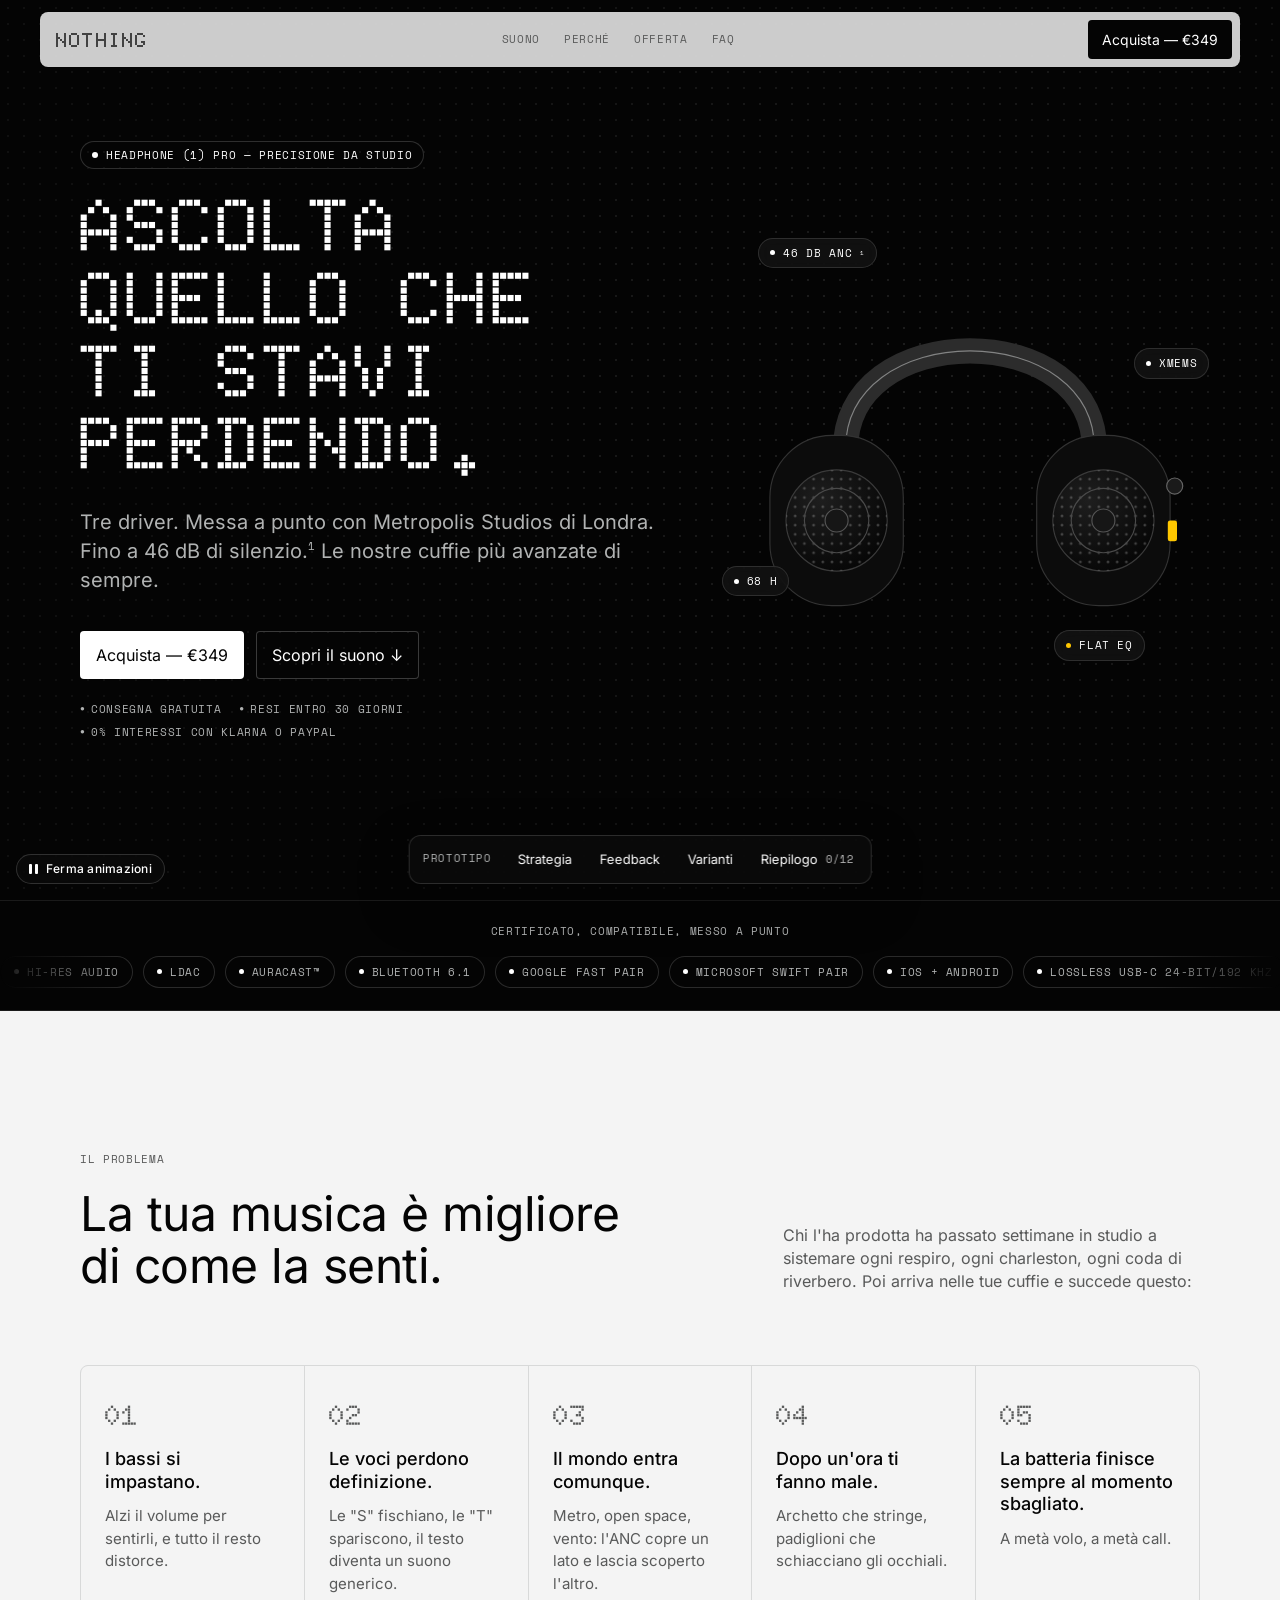
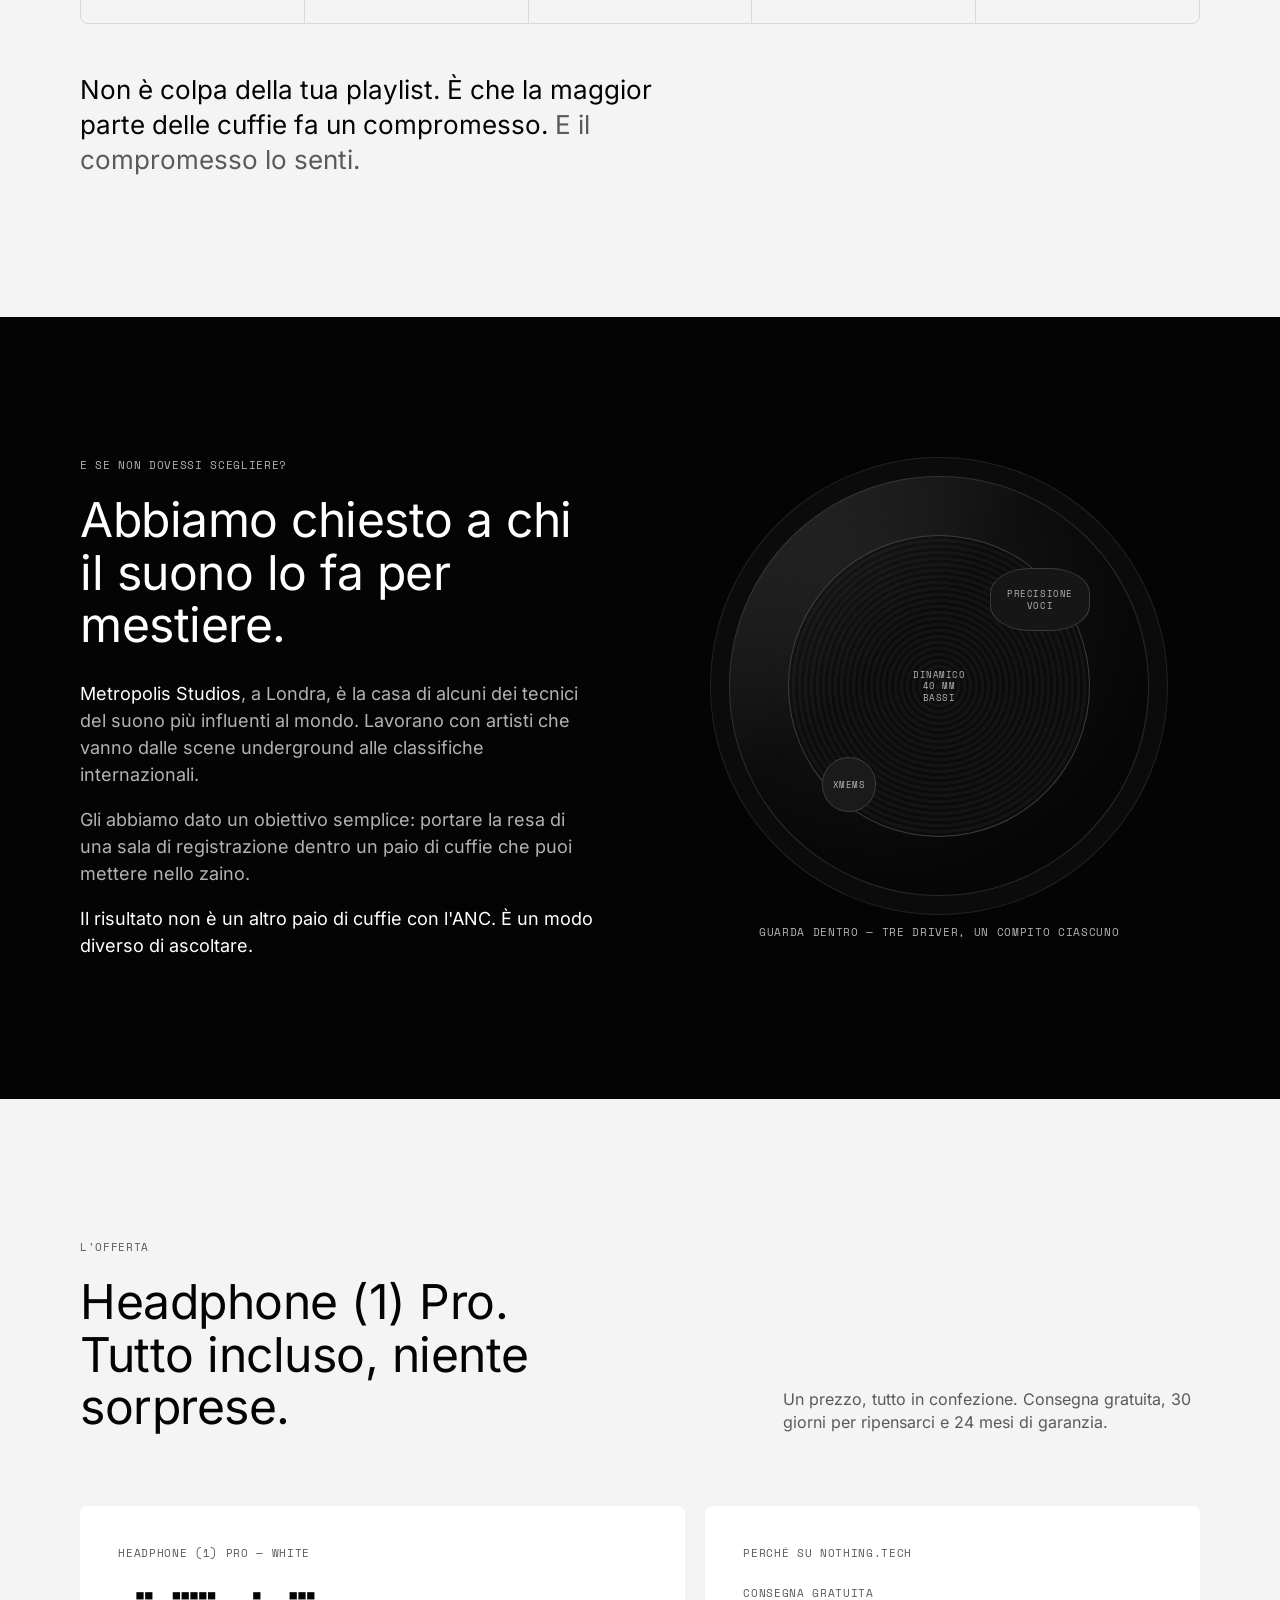
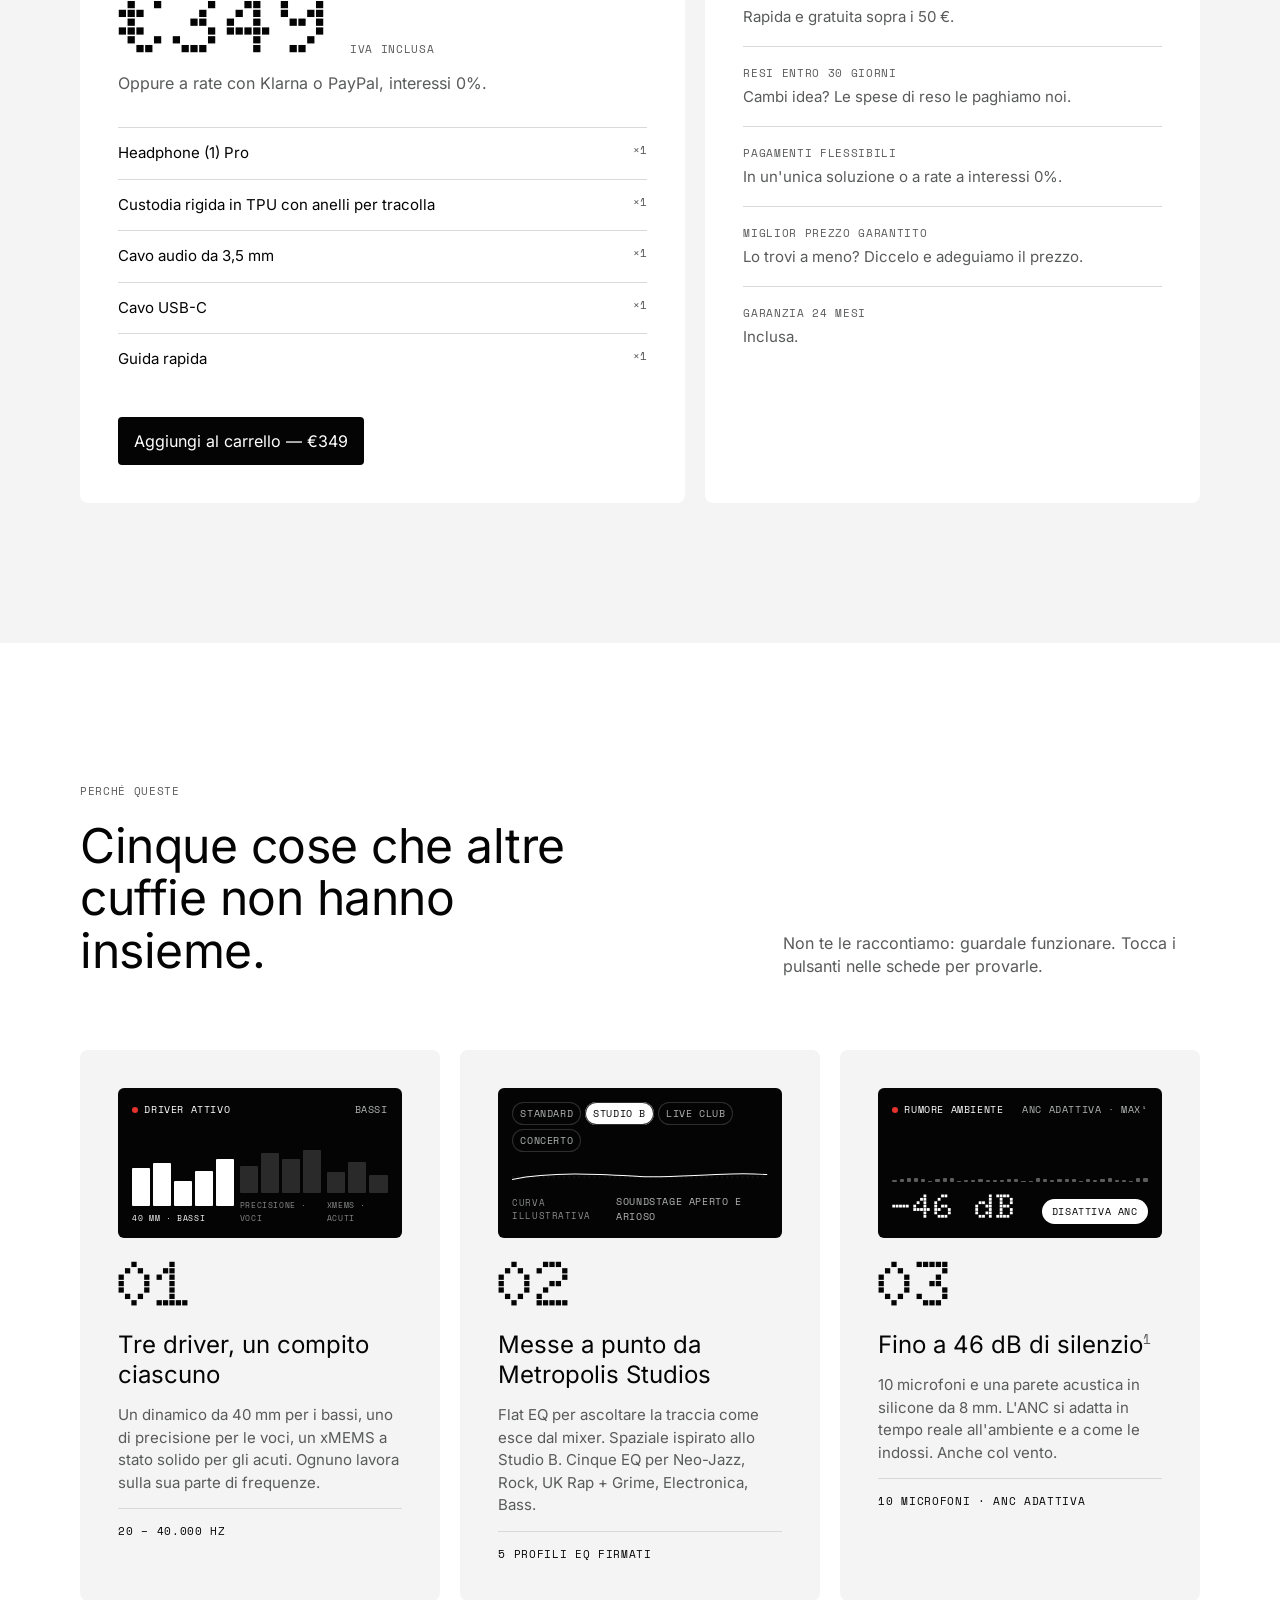
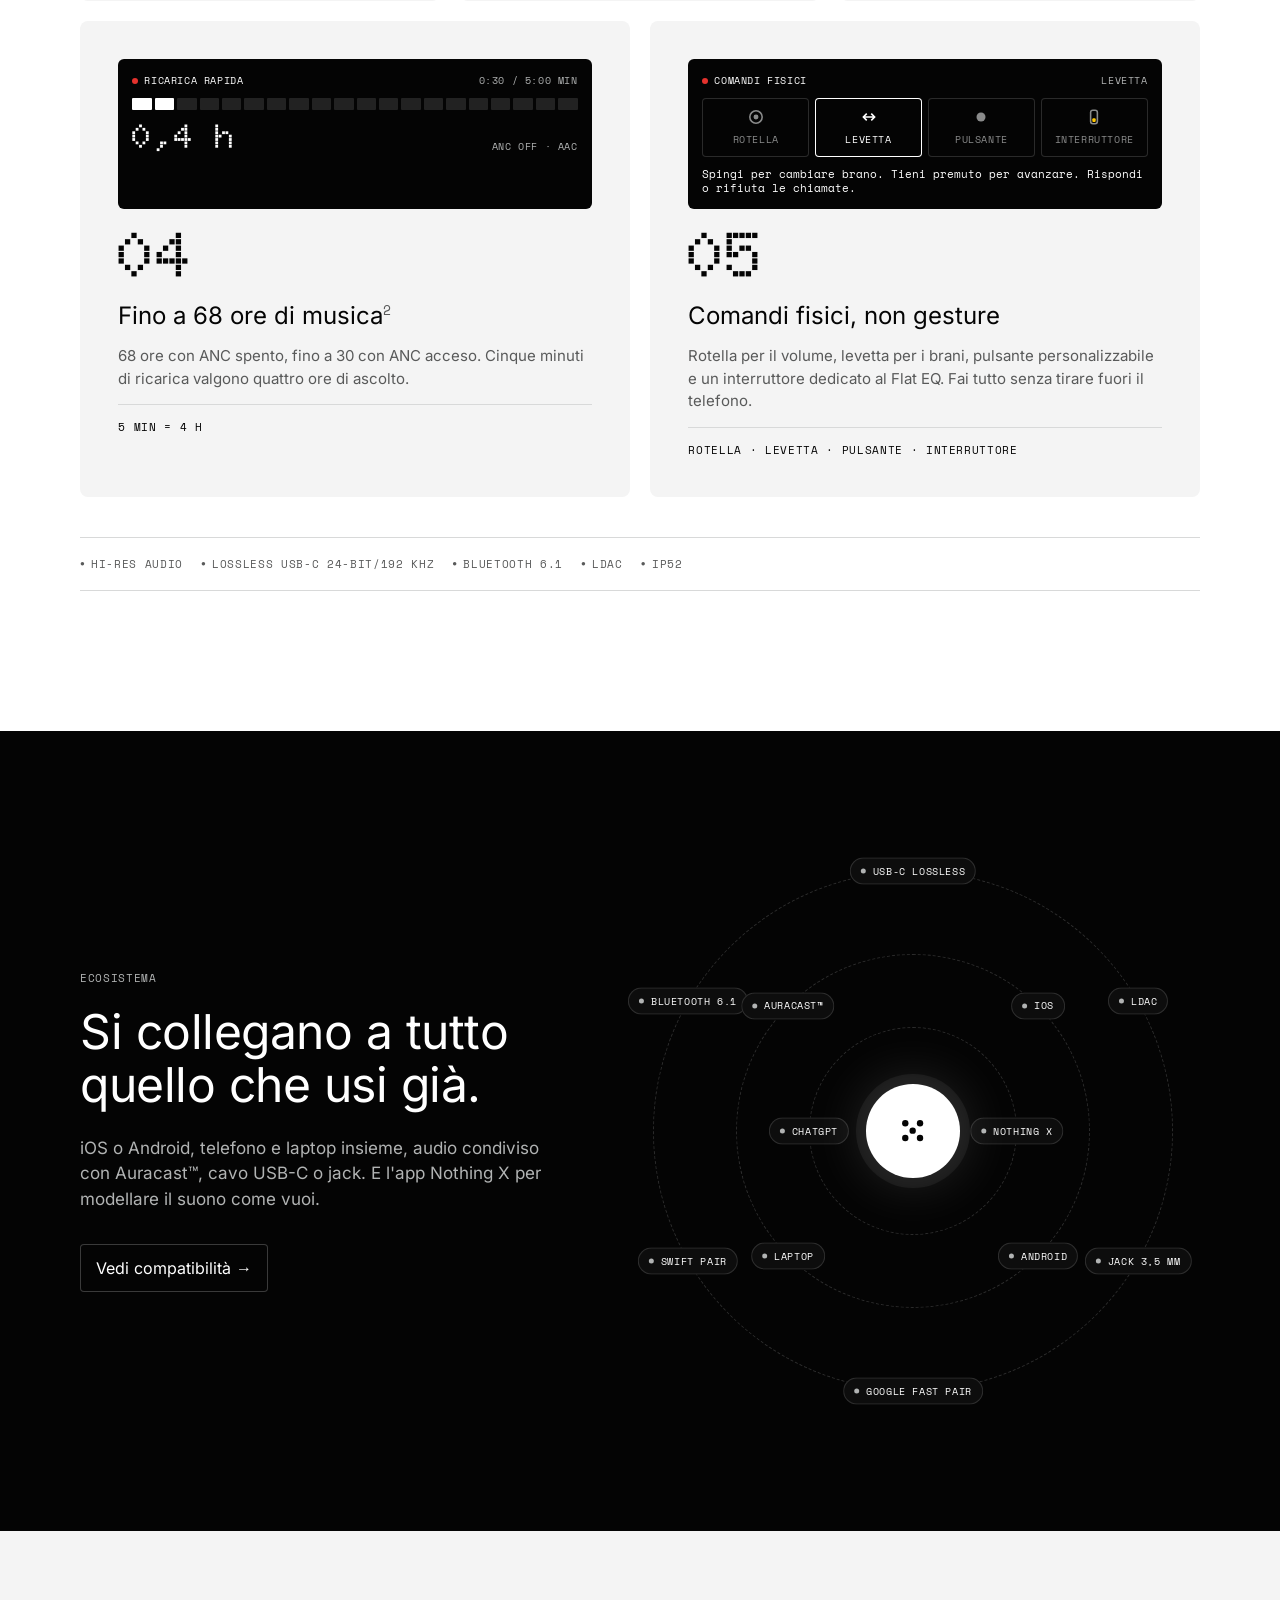
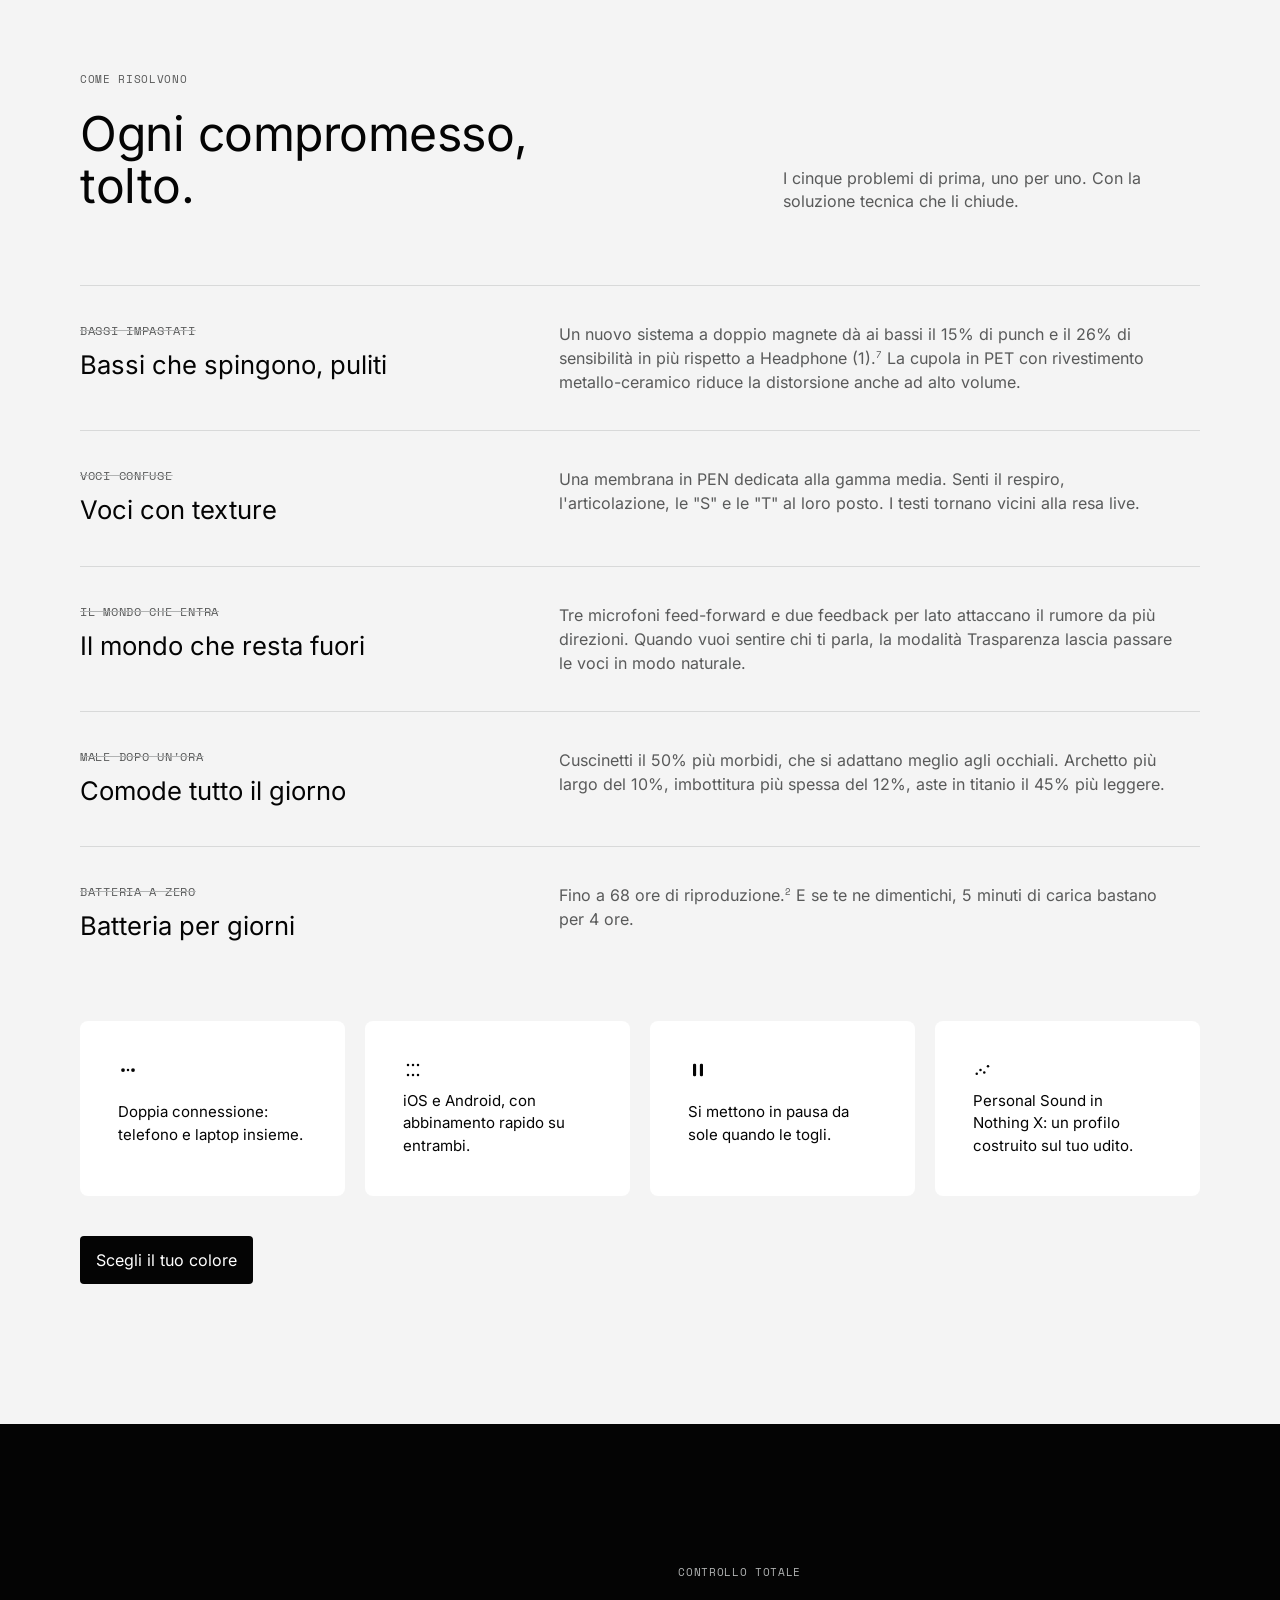
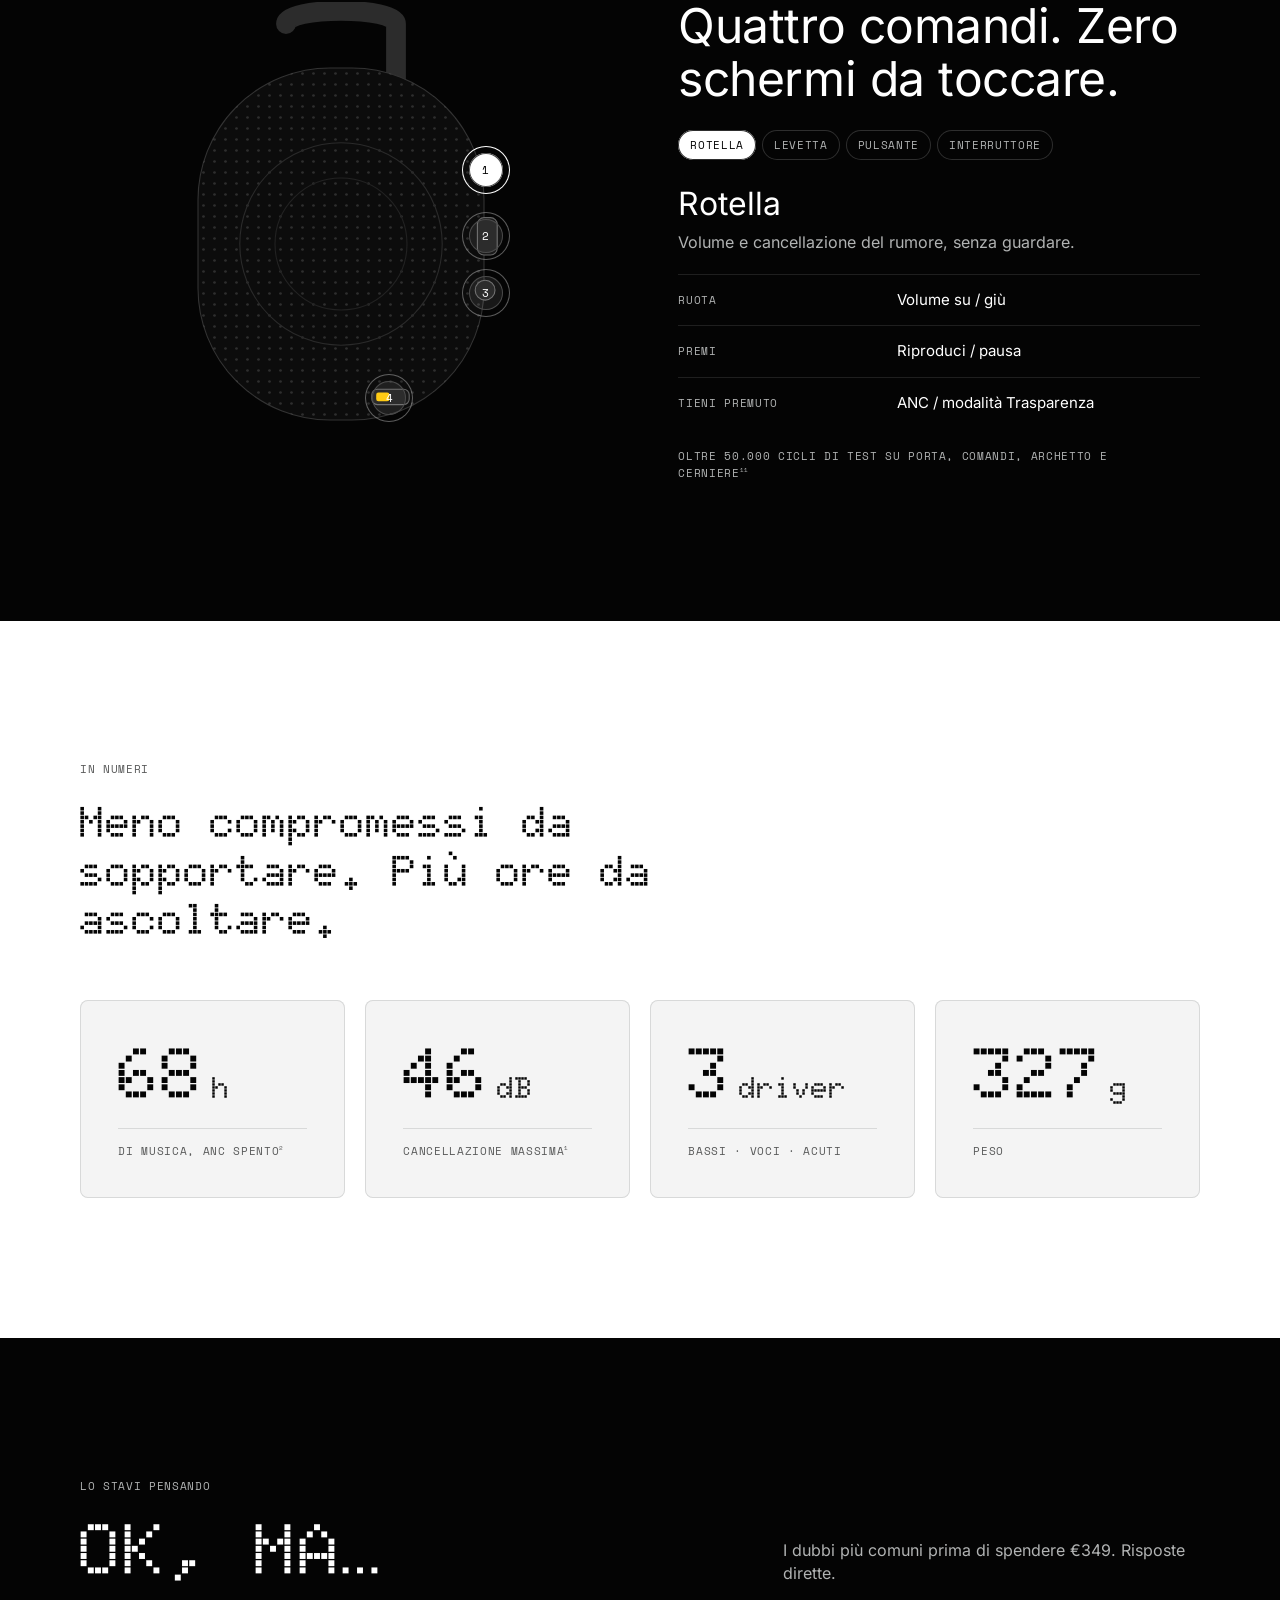
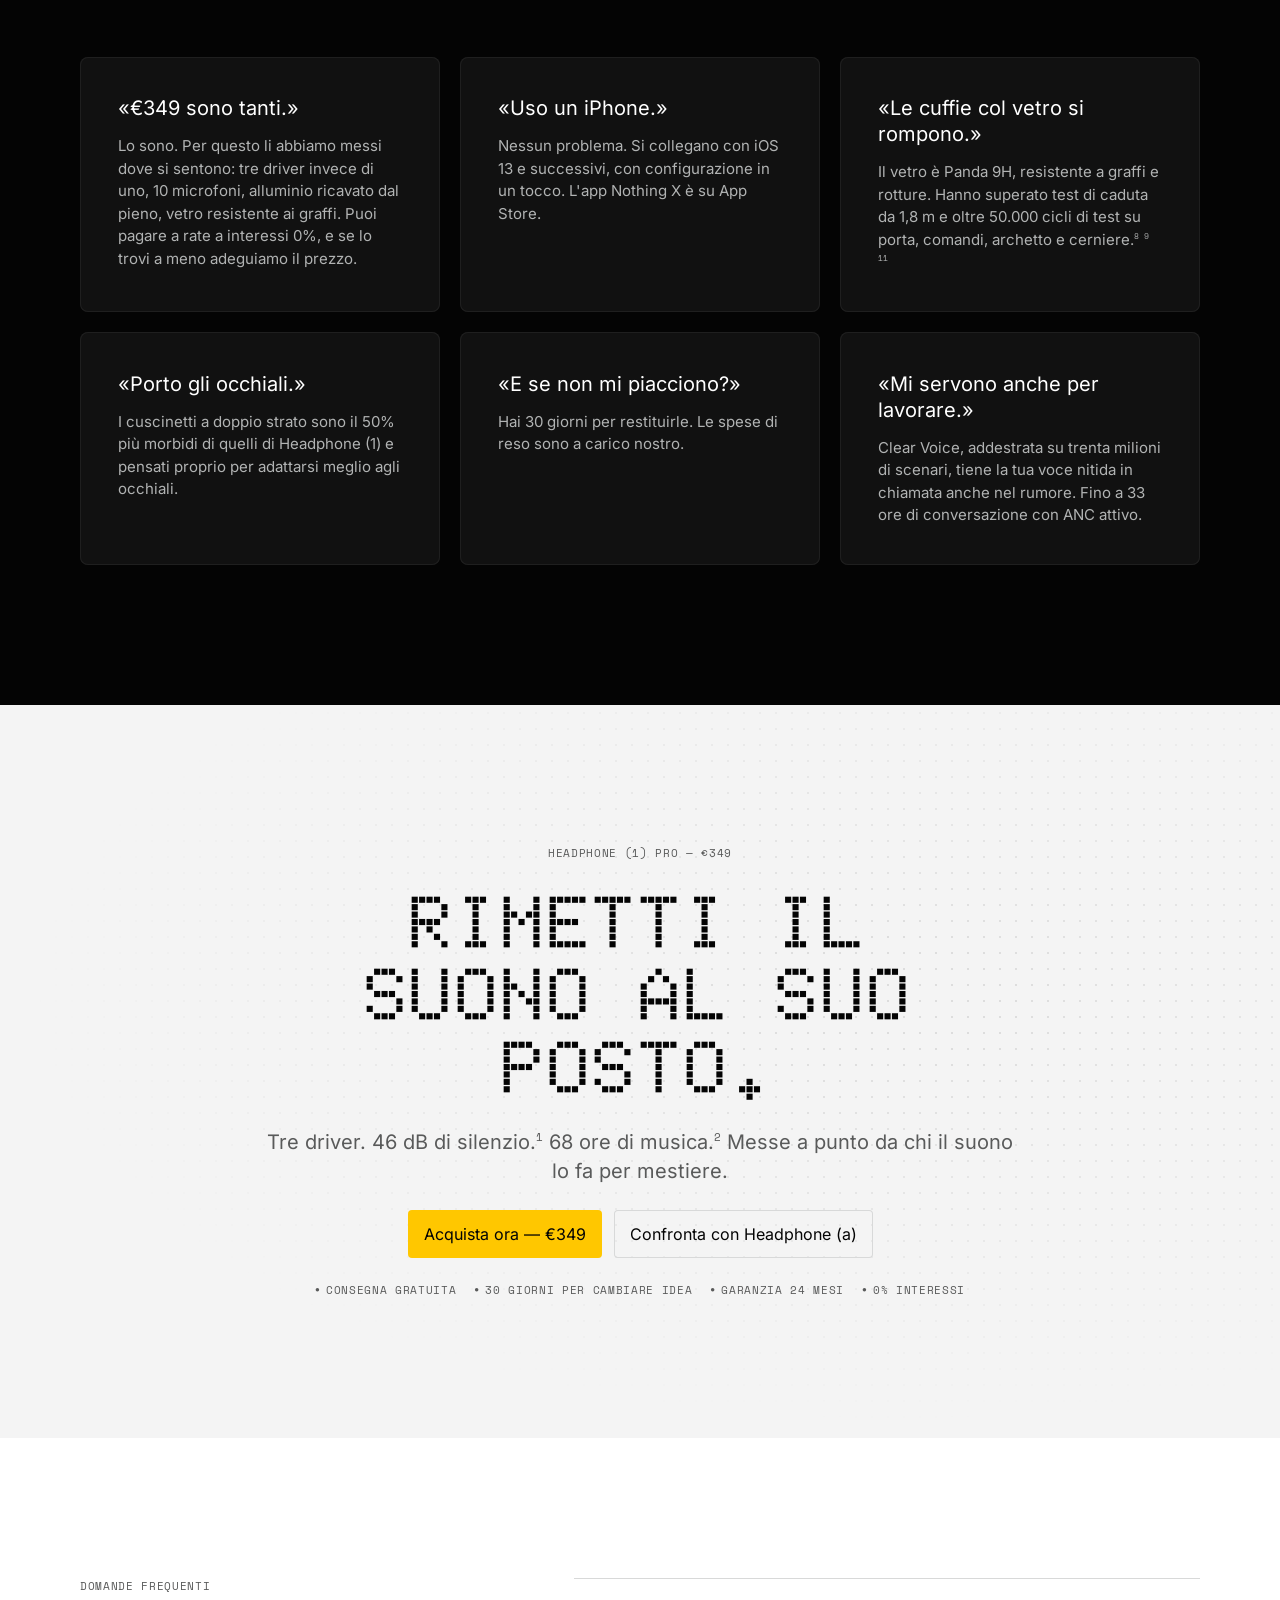
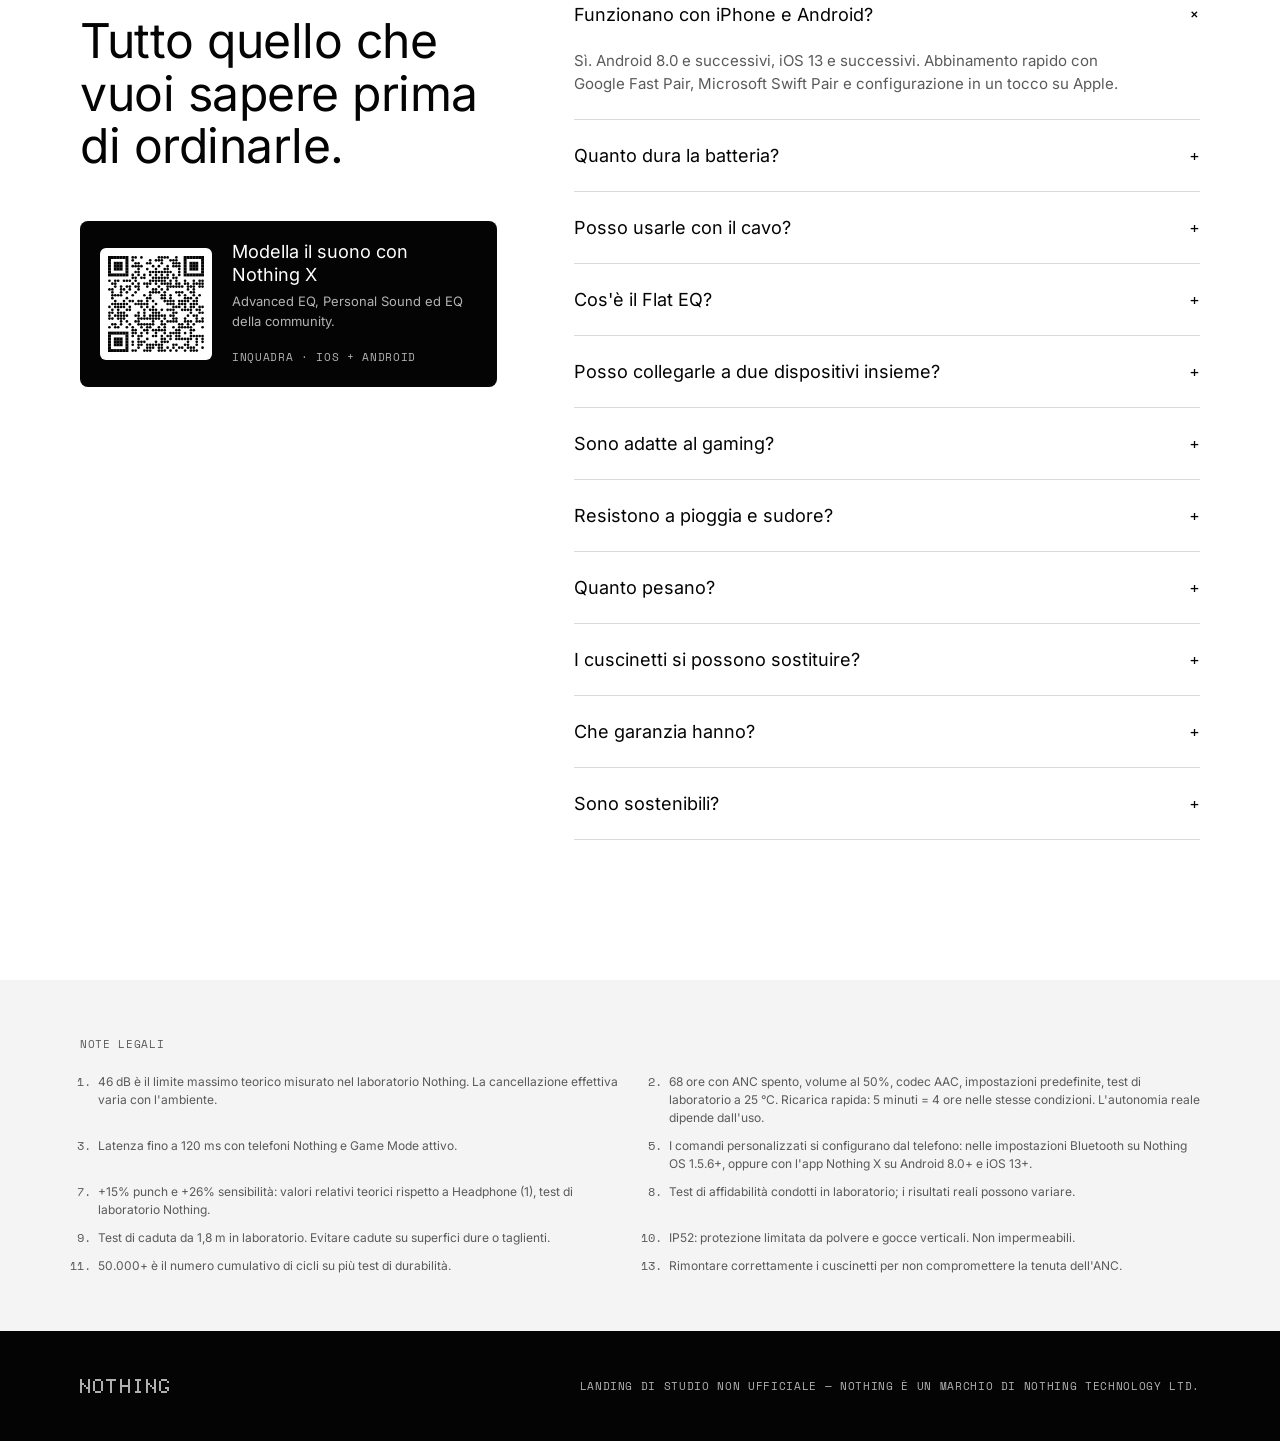
<file: index.html>
<!doctype html>
<html lang="it">
<head>
<meta charset="utf-8">
<meta name="viewport" content="width=device-width, initial-scale=1">
<title>Headphone (1) Pro — Landing</title>
<meta name="description" content="Tre driver. Messa a punto con Metropolis Studios. Fino a 46 dB di silenzio.">
<meta name="theme-color" content="#F4F4F4">
<!-- Prototipo con un marchio di terzi: non deve finire su Google. Togliere solo nella versione finale del cliente. -->
<meta name="robots" content="noindex, nofollow">
<meta property="og:type" content="website">
<meta property="og:title" content="Headphone (1) Pro — Landing">
<meta property="og:description" content="Tre driver. Messa a punto con Metropolis Studios. Fino a 46 dB di silenzio.">
<meta property="og:locale" content="it_IT">
<meta property="og:url" content="https://nothing-landing-rho.vercel.app/">
<meta property="og:image" content="https://nothing-landing-rho.vercel.app/assets/og.png">
<meta property="og:image:width" content="1200">
<meta property="og:image:height" content="630">
<meta property="og:image:alt" content="Ascolta quello che ti stavi perdendo — prototipo landing Headphone (1) Pro">
<meta name="twitter:card" content="summary_large_image">
<link rel="icon" href="/assets/favicon.svg" type="image/svg+xml">
<link rel="apple-touch-icon" href="/assets/apple-touch-icon.png">
<link rel="stylesheet" href="/shared/landing.css">
<link rel="stylesheet" href="present/present.css">
<!-- Font ospitati sul sito: nessuna richiesta a Google (GDPR) -->
<link rel="preload" href="/fonts/doto-600.woff2" as="font" type="font/woff2" crossorigin>
<link rel="preload" href="/fonts/inter-400.woff2" as="font" type="font/woff2" crossorigin>
<link rel="stylesheet" href="/fonts/fonts.css">
<style>
/* ===== Token dal brand (brand-guidelines/nothing/brand-guidelines.json) ===== */
:root{
  --black:#000; --ink:#040404; --white:#fff; --paper:#F4F4F4;
  --g50:#EEEEEE; --g100:#D8D9D9; --g300:#B1B3B3; --g600:#595A5A; --g800:#333;
  --accent:#FFC700;
  --font-dot:"Ndot","Doto",monospace;
  --font-primary:"NType 82","Inter",Arial,sans-serif;
  --font-mono:"Lettera Mono LL","Space Mono",monospace;
  --r-sm:4px; --r-lg:8px;
  --max:1200px; --gut:clamp(16px,4vw,40px);
  --fg:var(--ink); --muted:var(--g600); --line:var(--g100); --card:var(--white); --bg:var(--paper);
}
.dark{--fg:var(--white); --muted:var(--g300); --line:#1f1f1f; --card:#111; --bg:var(--ink)}
.light{--bg:var(--paper)}
.white{--bg:var(--white); --card:var(--paper)}

*{box-sizing:border-box;margin:0;padding:0}
html{scroll-behavior:smooth}
body{background:var(--paper);color:var(--ink);font-family:var(--font-primary);font-size:16px;line-height:1.5;-webkit-font-smoothing:antialiased}
a{color:inherit;text-decoration:none}
img,svg{display:block;max-width:100%}
section{background:var(--bg);color:var(--fg);padding:clamp(72px,11vw,140px) 0;position:relative;overflow:hidden}
.wrap{max-width:var(--max);margin:0 auto;padding:0 var(--gut);position:relative}

/* tipografia */
.label{font-family:var(--font-mono);font-size:11px;letter-spacing:.06em;text-transform:uppercase;color:var(--muted)}
.dot{font-family:var(--font-dot);font-weight:800;letter-spacing:.01em;line-height:.98;text-transform:uppercase}
h1.dot{font-size:clamp(40px,5.8vw,80px)}
h2{font-weight:400;font-size:clamp(30px,4.4vw,48px);line-height:1.1;letter-spacing:-.01em;max-width:18ch}
h3{font-weight:400;font-size:clamp(20px,2vw,24px);line-height:1.25}
.lead{font-size:clamp(17px,1.6vw,20px);line-height:1.45;color:var(--muted);max-width:58ch}
p{max-width:62ch}
.head{display:grid;gap:20px;margin-bottom:clamp(40px,6vw,72px)}
.mono-line{font-family:var(--font-mono);font-size:11px;text-transform:uppercase;letter-spacing:.06em;color:var(--muted);display:flex;flex-wrap:wrap;gap:6px 18px}
.mono-line span::before{content:"● ";font-size:8px;vertical-align:2px}

/* sfondo a griglia di punti */
.dotgrid::before{content:"";position:absolute;inset:0;background-image:radial-gradient(circle,currentColor 1px,transparent 1.5px);background-size:16px 16px;opacity:.09;pointer-events:none;-webkit-mask-image:radial-gradient(ellipse at 70% 40%,#000 10%,transparent 70%);mask-image:radial-gradient(ellipse at 70% 40%,#000 10%,transparent 70%)}

/* pulsanti */
.btn{display:inline-flex;align-items:center;gap:10px;font-size:16px;padding:12px 16px;border-radius:var(--r-sm);border:0;cursor:pointer;font-family:inherit;transition:transform .2s,opacity .2s;white-space:nowrap}
.btn:hover{transform:translateY(-1px);opacity:.88}
.btn-primary{background:var(--ink);color:var(--white)}
.dark .btn-primary{background:var(--white);color:var(--ink)}
.btn-secondary{background:transparent;color:var(--fg);box-shadow:inset 0 0 0 1px var(--line)}
.dark .btn-secondary{box-shadow:inset 0 0 0 1px #3a3a3a}
.btn-accent{background:var(--accent);color:var(--ink)}
.btns{display:flex;flex-wrap:wrap;gap:12px}

/* header */
.top{position:fixed;inset:0 0 auto;z-index:50;padding:12px var(--gut);pointer-events:none}
.top .bar{max-width:var(--max);margin:0 auto;display:flex;justify-content:space-between;align-items:center;gap:16px;padding:8px 8px 8px 16px;border-radius:var(--r-lg);background:rgba(255,255,255,.8);backdrop-filter:blur(14px);-webkit-backdrop-filter:blur(14px);pointer-events:auto;box-shadow:0 0 0 1px rgba(0,0,0,.04)}
.logo{font-family:"Ndot","Doto",monospace;font-weight:800;font-size:20px;letter-spacing:.06em}
.top nav{display:flex;gap:24px}
.top nav a{font-family:var(--font-mono);font-size:11px;text-transform:uppercase;letter-spacing:.06em;color:var(--g600)}
.top nav a:hover{color:var(--ink)}
.top .btn{padding:9px 14px;font-size:14px}
.short{display:none}
/* Navbar glass allo scroll: trasparente + blur; testo chiaro o scuro in base alla sezione sotto */
.top .bar,.top .logo,.top nav a,.top .btn{transition:background .4s,box-shadow .4s,color .4s,-webkit-backdrop-filter .4s,backdrop-filter .4s}
.top.scrolled .bar{background:rgba(255,255,255,.1);-webkit-backdrop-filter:blur(20px) saturate(180%);backdrop-filter:blur(20px) saturate(180%);box-shadow:inset 0 0 0 1px rgba(255,255,255,.22),inset 0 1px 0 rgba(255,255,255,.28),0 10px 40px rgba(0,0,0,.25)}
.top.scrolled.on-light .bar{background:rgba(255,255,255,.38);box-shadow:inset 0 0 0 1px rgba(255,255,255,.7),inset 0 1px 0 #fff,0 10px 40px rgba(0,0,0,.08)}
.top.scrolled.on-dark .logo{color:var(--white)}
.top.scrolled.on-dark nav a{color:rgba(255,255,255,.7)}
.top.scrolled.on-dark nav a:hover{color:var(--white)}
.top.scrolled.on-dark .btn-primary{background:var(--white);color:var(--ink)}
@supports not ((backdrop-filter:blur(1px)) or (-webkit-backdrop-filter:blur(1px))){
  .top.scrolled .bar{background:rgba(20,20,20,.85)}
  .top.scrolled.on-light .bar{background:rgba(255,255,255,.9)}
}

/* 1 · hero */
.hero{min-height:100svh;display:flex;align-items:center;padding-top:120px}
.hero .grid{display:grid;grid-template-columns:1.1fr .9fr;gap:40px;align-items:center}
.hero .lead{margin:28px 0 36px}
.hero .mono-line{margin-top:22px}
.device{width:100%;max-width:460px;margin-left:auto;aspect-ratio:1;position:relative}
.device svg{width:100%;height:100%}
.spec-tag{position:absolute;font-family:var(--font-mono);font-size:10px;text-transform:uppercase;letter-spacing:.06em;color:var(--g300);display:flex;align-items:center;gap:8px}
.spec-tag::before{content:"";width:28px;height:1px;background:currentColor}
.variants{margin-top:48px;padding-top:20px;border-top:1px solid var(--line)}

/* 2 · problema */
.pain{display:grid;grid-template-columns:repeat(auto-fit,minmax(210px,1fr));gap:1px;background:var(--line);border:1px solid var(--line);border-radius:var(--r-lg);overflow:hidden}
.pain li{list-style:none;background:var(--bg);padding:28px 24px;display:grid;gap:12px;align-content:start}
.pain .n{font-family:var(--font-dot);font-weight:800;font-size:28px}
.pain b{font-weight:500;font-size:18px;line-height:1.25}
.pain span{color:var(--muted);font-size:15px}
.closing{margin-top:48px;font-size:clamp(20px,2.2vw,26px);line-height:1.35;max-width:36ch}

/* 3 · transizione */
.trans .grid{display:grid;grid-template-columns:1fr 1fr;gap:clamp(32px,6vw,96px);align-items:center}
.trans p+p{margin-top:18px}
.trans .body{color:var(--muted);font-size:18px}
.trans .body strong{color:var(--fg);font-weight:400}
.window{aspect-ratio:1;border-radius:50%;position:relative;background:radial-gradient(circle at 35% 30%,#1b1b1b,#060606 70%);box-shadow:inset 0 0 0 1px #2a2a2a,0 0 0 18px #0b0b0b,0 0 0 19px #222;max-width:420px;margin:0 auto;width:100%}
.window .drv{position:absolute;border-radius:50%;box-shadow:inset 0 0 0 1px #3a3a3a;display:grid;place-items:center}
.window .drv span{font-family:var(--font-mono);font-size:9px;letter-spacing:.06em;color:var(--g300);text-transform:uppercase;text-align:center;line-height:1.3}
.d1{inset:14%;background:repeating-radial-gradient(circle,#141414 0 3px,#0c0c0c 3px 6px)}
.d2{width:24%;height:15%;top:22%;right:14%;background:#161616;border-radius:40%!important}
.d3{width:13%;height:13%;bottom:20%;left:22%;background:#1a1a1a}
.glint{position:absolute;inset:0;border-radius:50%;background:linear-gradient(135deg,rgba(255,255,255,.09),transparent 40%);pointer-events:none}
.look{margin-top:28px;text-align:center}

/* 4 · offer */
.offer .grid{display:grid;grid-template-columns:1.1fr .9fr;gap:20px}
.card{background:var(--card);border-radius:var(--r-lg);padding:clamp(24px,3vw,40px)}
.price{display:flex;align-items:baseline;gap:16px;flex-wrap:wrap;margin:18px 0 6px}
.price .dot{font-size:clamp(56px,7vw,88px)}
.box{margin-top:32px;display:grid;gap:0}
.box li{list-style:none;display:flex;justify-content:space-between;gap:16px;padding:14px 0;border-top:1px solid var(--line);font-size:15px}
.box li span:last-child{font-family:var(--font-mono);font-size:11px;color:var(--muted)}
.perks{display:grid;gap:0}
.perks div{padding:18px 0;border-top:1px solid var(--line);display:grid;gap:4px}
.perks div:first-child{border-top:0;padding-top:0}
.perks p{font-size:15px;color:var(--muted)}
.offer .btns{margin-top:32px}

/* 5 · USP */
.usp{display:grid;grid-template-columns:repeat(6,1fr);gap:20px}
.usp .card{grid-column:span 2;display:grid;gap:14px;align-content:start;min-height:280px}
.usp .card:nth-child(4),.usp .card:nth-child(5){grid-column:span 3}
.usp .n{font-family:var(--font-dot);font-weight:800;font-size:clamp(48px,5vw,64px);line-height:1}
.usp p{color:var(--muted);font-size:15px}
.usp .stat{margin-top:auto;font-family:var(--font-mono);font-size:11px;text-transform:uppercase;letter-spacing:.06em;padding-top:14px;border-top:1px solid var(--line)}
.specline{margin-top:40px;padding:18px 0;border-top:1px solid var(--line);border-bottom:1px solid var(--line)}

/* 6 · soluzione */
.sol{display:grid;gap:0}
.sol .row{display:grid;grid-template-columns:minmax(0,.8fr) minmax(0,1.2fr);gap:clamp(20px,4vw,64px);padding:clamp(24px,3vw,36px) 0;border-top:1px solid var(--line)}
.sol .from{font-family:var(--font-mono);font-size:12px;text-transform:uppercase;letter-spacing:.06em;color:var(--muted);text-decoration:line-through;text-decoration-color:var(--g300)}
.sol .to{font-size:clamp(20px,2vw,26px);margin-top:6px}
.sol p{color:var(--muted)}
.plus{margin-top:40px;display:grid;grid-template-columns:repeat(4,1fr);gap:20px}
.plus .card{font-size:15px;display:grid;gap:10px}
.plus svg{width:20px;height:20px}
.sol-cta{margin-top:40px}

/* 7 · obiezioni */
.obj{display:grid;grid-template-columns:repeat(3,1fr);gap:20px}
.obj .card{display:grid;gap:14px;align-content:start;box-shadow:inset 0 0 0 1px #1f1f1f}
.obj q{font-size:20px;line-height:1.3;quotes:"«" "»"}
.obj p{color:var(--g300);font-size:15px}

/* 8 · CTA */
.cta{text-align:center}
.cta .wrap{display:grid;justify-items:center;gap:24px}
.cta h1.dot{max-width:14ch}
.cta .lead{text-align:center}
.cta .btns{justify-content:center}

/* 9 · FAQ */
.faq .grid{display:grid;grid-template-columns:.8fr 1.2fr;gap:clamp(32px,6vw,96px)}
details{border-top:1px solid var(--line)}
details:last-child{border-bottom:1px solid var(--line)}
summary{list-style:none;cursor:pointer;display:flex;justify-content:space-between;gap:20px;padding:22px 0;font-size:18px}
summary::-webkit-details-marker{display:none}
summary::after{content:"+";font-family:var(--font-mono);font-size:18px;transition:transform .25s}
details[open] summary::after{transform:rotate(45deg)}
details p{padding:0 0 24px;color:var(--muted);font-size:15px}

/* note + footer */
.notes{padding:56px 0;background:var(--paper)}
.notes ol{display:grid;grid-template-columns:repeat(2,1fr);gap:10px 40px;padding-left:18px;font-size:12px;color:var(--g600);line-height:1.5}
.notes li::marker{font-family:var(--font-mono)}
footer{background:var(--ink);color:var(--g300);padding:40px 0}
footer .wrap{display:flex;justify-content:space-between;gap:24px;flex-wrap:wrap;align-items:center}
footer .logo{color:var(--white)}
sup{font-family:var(--font-mono);font-size:.55em;color:var(--muted)}

/* ===== Pacchetto 1 — hero viva ===== */
.hero-dots{position:absolute;inset:0;width:100%;height:100%;pointer-events:none}
.pill{display:inline-flex;align-items:center;gap:8px;font-family:var(--font-mono);font-size:11px;letter-spacing:.06em;text-transform:uppercase;padding:6px 12px;border-radius:9999px;box-shadow:inset 0 0 0 1px #2e2e2e;color:var(--white)}
.pill i{width:6px;height:6px;border-radius:50%;background:var(--white);animation:blink 2.4s steps(1) infinite}
@keyframes blink{50%{opacity:.25}}
.chip{position:absolute;display:inline-flex;align-items:center;gap:8px;font-family:var(--font-mono);font-size:11px;letter-spacing:.06em;text-transform:uppercase;padding:7px 12px;border-radius:9999px;background:rgba(20,20,20,.75);backdrop-filter:blur(8px);-webkit-backdrop-filter:blur(8px);box-shadow:inset 0 0 0 1px #2e2e2e;color:var(--white);white-space:nowrap;animation:float 7s ease-in-out infinite}
.chip::before{content:"";width:5px;height:5px;border-radius:50%;background:currentColor}
.chip.c1{top:6%;left:4%}
.chip.c2{top:30%;right:-2%;animation-delay:-2s;animation-duration:8s}
.chip.c3{bottom:16%;left:-4%;animation-delay:-4s;animation-duration:9s}
.chip.c4{bottom:2%;right:12%;animation-delay:-1s}
.chip.c4::before{background:var(--accent)}
@keyframes float{0%,100%{transform:translate(0,0)}33%{transform:translate(6px,-10px)}66%{transform:translate(-5px,6px)}}

/* ===== Pacchetto 1 — striscia certificazioni ===== */
.strip{padding:22px 0;border-top:1px solid #1a1a1a;border-bottom:1px solid #1a1a1a}
.strip .cap{text-align:center;margin-bottom:16px}
.marquee{overflow:hidden;-webkit-mask-image:linear-gradient(90deg,transparent,#000 10%,#000 90%,transparent);mask-image:linear-gradient(90deg,transparent,#000 10%,#000 90%,transparent)}
.track{display:flex;gap:10px;width:max-content;animation:scroll 38s linear infinite}
.marquee:hover .track{animation-play-state:paused}
.track span{display:inline-flex;align-items:center;gap:8px;font-family:var(--font-mono);font-size:11px;letter-spacing:.06em;text-transform:uppercase;padding:8px 14px;border-radius:9999px;box-shadow:inset 0 0 0 1px #2a2a2a;color:var(--g300);white-space:nowrap}
.track span::before{content:"";width:5px;height:5px;border-radius:50%;background:var(--white)}
@keyframes scroll{to{transform:translateX(-50%)}}

/* ===== Pacchetto 1 — demo nelle card USP ===== */
.demo{background:var(--ink);color:var(--white);border-radius:6px;height:150px;padding:14px;position:relative;overflow:hidden;font-family:var(--font-mono);font-size:10px;letter-spacing:.06em;text-transform:uppercase;display:flex;flex-direction:column}
.demo .bar{display:flex;justify-content:space-between;align-items:center;color:var(--g300)}
.demo .live{display:inline-flex;align-items:center;gap:6px;color:var(--white)}
.demo .live::before{content:"";width:6px;height:6px;border-radius:50%;background:#E5322D;animation:blink 1.6s steps(1) infinite}
.demo .big{font-family:var(--font-dot);font-weight:800;font-size:34px;letter-spacing:.02em;line-height:1;text-transform:none}
/* 01 bande dei driver */
.bands{flex:1;display:grid;grid-template-columns:2fr 1.6fr 1.2fr;gap:6px;align-items:end;margin-top:12px}
.band{display:grid;gap:6px}
.band .cols{height:62px;display:flex;align-items:end;gap:3px}
.band .cols b{flex:1;background:#2a2a2a;border-radius:1px;transition:background .3s,height .3s}
.band.on .cols b{background:var(--white)}
.band small{color:var(--g600);transition:color .3s}
.band.on small{color:var(--white)}
/* 02 modi sonori */
.modes{display:flex;gap:4px;flex-wrap:wrap}
.modes button{font:inherit;text-transform:inherit;letter-spacing:inherit;color:var(--g300);background:transparent;border:0;box-shadow:inset 0 0 0 1px #2e2e2e;border-radius:9999px;padding:4px 8px;cursor:pointer}
.modes button.on{background:var(--white);color:var(--ink)}
.eq{flex:1;margin-top:8px;width:100%}
.eq path{transition:d .6s cubic-bezier(.2,.7,.2,1)}
@media (prefers-reduced-motion:reduce){.eq path,.meter b,.band .cols b{transition:none}}
/* 03 ANC */
.meter{flex:1;display:flex;align-items:end;gap:3px;margin:10px 0 8px}
.meter b{flex:1;background:var(--white);border-radius:1px;transition:height .5s cubic-bezier(.2,.7,.2,1),opacity .5s}
.anc-row{display:flex;justify-content:space-between;align-items:end}
.toggle{font:inherit;letter-spacing:inherit;text-transform:inherit;border:0;cursor:pointer;border-radius:9999px;padding:5px 10px;background:#1e1e1e;color:var(--g300)}
.toggle.on{background:var(--white);color:var(--ink)}
/* 04 batteria */
.cells{display:grid;grid-template-columns:repeat(20,1fr);gap:3px;margin:10px 0}
.cells b{height:12px;border-radius:1px;background:#222;transition:background .25s}
.cells b.on{background:var(--white)}
.charge{display:flex;justify-content:space-between;color:var(--g300)}
/* 05 comandi */
.ctrls{display:grid;grid-template-columns:repeat(4,1fr);gap:6px;margin-top:10px}
.ctrls span{display:grid;place-items:center;gap:6px;padding:10px 4px;border-radius:4px;box-shadow:inset 0 0 0 1px #2a2a2a;color:var(--g600);transition:all .3s}
.ctrls span.on{box-shadow:inset 0 0 0 1px var(--white);color:var(--white)}
.ctrls svg{width:18px;height:18px}
.ctrl-out{margin-top:auto;color:var(--white);min-height:2.4em;line-height:1.3;text-transform:none;font-size:11px;letter-spacing:0}
.usp .card{min-height:0}
.demo-note{font-family:var(--font-mono);font-size:9px;color:var(--g600);text-transform:uppercase;letter-spacing:.06em}

/* ===== Pacchetto 2 — header divisi ===== */
.head.split{grid-template-columns:minmax(0,1.2fr) minmax(0,.8fr);column-gap:clamp(32px,6vw,96px);align-items:end}
.head.split > div{display:grid;gap:20px}
.head.split .lead{font-size:16px;max-width:42ch}

/* ===== Pacchetto 2 — orbita ecosistema ===== */
.eco .grid{display:grid;grid-template-columns:minmax(0,.9fr) minmax(0,1.1fr);gap:clamp(32px,6vw,80px);align-items:center}
.eco .body{color:var(--muted);font-size:17px;margin:24px 0 32px}
.orbit{position:relative;width:min(520px,100%);aspect-ratio:1;margin:0 auto;container-type:inline-size}
.ring{position:absolute;inset:var(--in);border-radius:50%;border:1px dashed #2c2c2c;animation:spin var(--t) linear infinite}
.ring.rev{animation-direction:reverse}
.node{position:absolute;left:50%;top:50%;width:0;height:0;transform:rotate(var(--a)) translateX(var(--r)) rotate(calc(-1 * var(--a)))}
.node span{position:absolute;transform:translate(-50%,-50%);display:inline-flex;align-items:center;gap:7px;font-family:var(--font-mono);font-size:10px;letter-spacing:.06em;text-transform:uppercase;padding:6px 11px;border-radius:9999px;background:#0d0d0d;box-shadow:inset 0 0 0 1px #2e2e2e;color:var(--white);white-space:nowrap;animation:spin var(--t) linear infinite reverse}
.ring.rev .node span{animation-direction:normal}
.node span::before{content:"";width:5px;height:5px;border-radius:50%;background:var(--g300)}
.core{position:absolute;inset:41%;border-radius:50%;background:var(--white);display:grid;place-items:center;box-shadow:0 0 0 10px rgba(255,255,255,.06),0 0 60px rgba(255,255,255,.18)}
.core svg{width:42%;height:42%}
@keyframes spin{to{transform:rotate(360deg)}}

/* ===== Pacchetto 2 — esploratore comandi ===== */
.ctl .grid{display:grid;grid-template-columns:minmax(0,1fr) minmax(0,1fr);gap:clamp(32px,6vw,80px);align-items:center}
.cup{position:relative;width:min(440px,100%);aspect-ratio:1;margin:0 auto}
.cup svg{width:100%;height:100%}
.hot{position:absolute;transform:translate(-50%,-50%);width:34px;height:34px;border-radius:50%;border:0;cursor:pointer;background:rgba(255,255,255,.08);box-shadow:inset 0 0 0 1px #4a4a4a;display:grid;place-items:center;color:var(--white);font-family:var(--font-mono);font-size:11px}
.hot::after{content:"";position:absolute;inset:-6px;border-radius:50%;box-shadow:0 0 0 1px rgba(255,255,255,.35);animation:ping 2.4s ease-out infinite}
.hot.on{background:var(--white);color:var(--ink)}
.hot.on::after{box-shadow:0 0 0 1px var(--white)}
@keyframes ping{from{transform:scale(.8);opacity:1}to{transform:scale(1.6);opacity:0}}
.ctl-tabs{display:flex;gap:6px;flex-wrap:wrap;margin:24px 0}
.ctl-tabs button{font-family:var(--font-mono);font-size:11px;letter-spacing:.06em;text-transform:uppercase;color:var(--g300);background:transparent;border:0;box-shadow:inset 0 0 0 1px #2e2e2e;border-radius:9999px;padding:7px 12px;cursor:pointer}
.ctl-tabs button.on{background:var(--white);color:var(--ink)}
.ctl-panel h3{font-size:clamp(24px,2.6vw,32px);margin-bottom:6px}
.ctl-panel .sub{color:var(--g300);margin-bottom:20px}
.ctl-panel table{width:100%;border-collapse:collapse}
.ctl-panel td{padding:14px 0;border-top:1px solid #1f1f1f;font-size:15px;vertical-align:top}
.ctl-panel td:first-child{font-family:var(--font-mono);font-size:11px;text-transform:uppercase;letter-spacing:.06em;color:var(--g300);width:42%;padding-top:17px}

/* ===== Pacchetto 2 — numeri ===== */
.statement{font-family:var(--font-dot);font-weight:800;font-size:clamp(26px,3.4vw,44px);line-height:1.12;max-width:26ch;margin-bottom:clamp(36px,5vw,56px)}
.stats{display:grid;grid-template-columns:repeat(4,1fr);gap:20px}
.stats .card{display:grid;gap:18px;box-shadow:inset 0 0 0 1px var(--line)}
.stats .v{font-family:var(--font-dot);font-weight:800;font-size:clamp(48px,5.6vw,76px);line-height:1;display:flex;align-items:baseline;gap:8px}
.stats .v small{font-size:.42em}
.stats .label{padding-top:14px;border-top:1px solid var(--line)}

/* ===== Pacchetto 2 — card app ===== */
.app{margin-top:28px;background:var(--ink);color:var(--white);border-radius:var(--r-lg);padding:20px;display:grid;grid-template-columns:auto 1fr;gap:20px;align-items:center;max-width:440px}
.qr{width:112px;height:112px;background:var(--white);border-radius:6px;padding:8px;display:grid;place-items:center}
.qr svg{width:100%;height:100%}
.app h3{font-size:18px;margin-bottom:6px}
.app p{font-size:13px;color:var(--g300);margin-bottom:12px}
.app .label{color:var(--g300)}

@media (max-width:960px){
  .head.split,.eco .grid,.ctl .grid{grid-template-columns:1fr}
  .stats{grid-template-columns:1fr 1fr}
}
@media (max-width:600px){
  .node span{font-size:8.5px;padding:5px 8px}
  .orbit{width:100%;margin:8px auto 0}
  .orbit .ring:first-child .node{display:none} /* su mobile restano iOS, Android, Laptop, Auracast, Nothing X, ChatGPT: le tecnologie sono già nella striscia */
  .app{grid-template-columns:1fr;justify-items:start}
}

@media (prefers-reduced-motion:reduce){
  .ring,.node span,.hot::after{animation:none}
  .chip,.track,.pill i,.demo .live::before{animation:none}
  .track{flex-wrap:wrap;justify-content:center;width:auto}
  .marquee{-webkit-mask-image:none;mask-image:none}
}

/* accessibilità e comparsa: in /shared/landing.css. Qui solo le differenze della pagina */
:root{--focus-ink:var(--ink);--motion-font:var(--font-primary)}
/* contrasto: etichette grigie sui fondi neri delle demo portate a ≥ 4,5:1 */
.demo .demo-note,.band small,.ctrls span{color:#8A8B8B}
.dark :focus-visible{outline-color:var(--white)}

/* responsive */
@media (max-width:960px){
  .hero .grid,.trans .grid,.offer .grid,.faq .grid{grid-template-columns:1fr}
  .device{margin:0 auto;max-width:340px}
  .usp{grid-template-columns:1fr 1fr}
  .usp .card,.usp .card:nth-child(4),.usp .card:nth-child(5){grid-column:span 1;min-height:0}
  .usp .card:nth-child(5){grid-column:span 2}
  .obj{grid-template-columns:1fr 1fr}
  .plus{grid-template-columns:1fr 1fr}
  .top nav{display:none}
}
@media (max-width:600px){
  .usp,.obj,.plus,.notes ol{grid-template-columns:1fr}
  .usp .card:nth-child(5){grid-column:span 1}
  .sol .row{grid-template-columns:1fr;gap:10px}
  .btns .btn{flex:1 1 100%;justify-content:center}
  .hero{min-height:auto}
  .spec-tag{display:none}
  .chip.c2{right:0}.chip.c3{left:0}
  .demo{height:160px}
}
@media (max-width:480px){.long{display:none}.short{display:inline}}
</style>
</head>
<body data-motion>
<a class="skip" href="#attenzione">Vai al contenuto</a>

<header class="top">
  <div class="bar">
    <a href="#top" class="logo" aria-label="Nothing">NOTHING</a>
    <nav aria-label="Sezioni">
      <a href="#suono">Suono</a><a href="#perche">Perché</a><a href="#offerta">Offerta</a><a href="#faq">FAQ</a>
    </nav>
    <a href="#offerta" class="btn btn-primary"><span class="long">Acquista — €349</span><span class="short">€349</span></a>
  </div>
</header>

<main id="top">

<!-- 1 · ATTENZIONE -->
<section class="hero dark" id="attenzione">
  <canvas class="hero-dots" aria-hidden="true"></canvas>
  <div class="wrap grid">
    <div class="rv">
      <span class="pill"><i></i>Headphone (1) Pro — Precisione da studio</span>
      <h1 class="dot" id="hero-title" style="margin-top:20px">Ascolta quello che ti stavi perdendo.</h1>
      <p class="lead">Tre driver. Messa a punto con Metropolis Studios di Londra. Fino a 46&nbsp;dB di silenzio.<sup>1</sup> Le nostre cuffie più avanzate di sempre.</p>
      <div class="btns">
        <a href="#offerta" class="btn btn-primary">Acquista — €349</a>
        <a href="#suono" class="btn btn-secondary">Scopri il suono ↓</a>
      </div>
      <div class="mono-line"><span>Consegna gratuita</span><span>Resi entro 30 giorni</span><span>0% interessi con Klarna o PayPal</span></div>
    </div>
    <div class="device rv" aria-hidden="true">
      <svg viewBox="0 0 400 400" fill="none">
        <defs>
          <pattern id="dots" width="8" height="8" patternUnits="userSpaceOnUse"><circle cx="4" cy="4" r="1.2" fill="#fff" opacity=".22"/></pattern>
          <radialGradient id="cup" cx=".35" cy=".3" r=".8"><stop offset="0" stop-color="#1e1e1e"/><stop offset="1" stop-color="#050505"/></radialGradient>
        </defs>
        <path d="M92 214 C 84 92, 316 92, 308 214" stroke="#2c2c2c" stroke-width="22" stroke-linecap="round"/>
        <path d="M92 214 C 84 92, 316 92, 308 214" stroke="#d8d9d9" stroke-width="1" opacity=".5"/>
        <rect x="80" y="196" width="10" height="44" rx="3" fill="#B1B3B3"/>
        <rect x="310" y="196" width="10" height="44" rx="3" fill="#B1B3B3"/>
        <g transform="translate(84 270)">
          <rect x="-58" y="-74" width="116" height="148" rx="54" fill="#0c0c0c" stroke="#333"/>
          <circle r="44" fill="url(#cup)" stroke="#3a3a3a"/>
          <circle r="44" fill="url(#dots)"/>
          <circle r="28" stroke="#4a4a4a"/><circle r="10" fill="#161616" stroke="#555"/>
        </g>
        <g transform="translate(316 270)">
          <rect x="-58" y="-74" width="116" height="148" rx="54" fill="#0c0c0c" stroke="#333"/>
          <circle r="44" fill="url(#cup)" stroke="#3a3a3a"/>
          <circle r="44" fill="url(#dots)"/>
          <circle r="28" stroke="#4a4a4a"/><circle r="10" fill="#161616" stroke="#555"/>
          <circle cx="62" cy="-30" r="7" fill="#1a1a1a" stroke="#666"/>
          <rect x="56" y="0" width="8" height="18" rx="2" fill="#FFC700"/>
        </g>
      </svg>
      <span class="chip c1">46 dB ANC<sup style="color:inherit">1</sup></span>
      <span class="chip c2">xMEMS</span>
      <span class="chip c3">68 h</span>
      <span class="chip c4">Flat EQ</span>
    </div>
  </div>
</section>

<!-- Striscia certificazioni (dati reali dalle specifiche) -->
<div class="strip dark" style="background:var(--ink);color:var(--white)">
  <div class="label cap">Certificato, compatibile, messo a punto</div>
  <div class="marquee" aria-label="Certificazioni e compatibilità">
    <div class="track">
      <span>Hi-Res Audio</span><span>LDAC</span><span>Auracast™</span><span>Bluetooth 6.1</span><span>Google Fast Pair</span><span>Microsoft Swift Pair</span><span>iOS + Android</span><span>Lossless USB-C 24-bit/192 kHz</span><span>IP52</span><span>Metropolis Studios</span>
      <span aria-hidden="true">Hi-Res Audio</span><span aria-hidden="true">LDAC</span><span aria-hidden="true">Auracast™</span><span aria-hidden="true">Bluetooth 6.1</span><span aria-hidden="true">Google Fast Pair</span><span aria-hidden="true">Microsoft Swift Pair</span><span aria-hidden="true">iOS + Android</span><span aria-hidden="true">Lossless USB-C 24-bit/192 kHz</span><span aria-hidden="true">IP52</span><span aria-hidden="true">Metropolis Studios</span>
    </div>
  </div>
</div>

<!-- 2 · PROBLEMA -->
<section class="light" id="problema">
  <div class="wrap">
    <div class="head split rv">
      <div><div class="label">Il problema</div>
      <h2>La tua musica è migliore di come la senti.</h2></div>
      <p class="lead">Chi l'ha prodotta ha passato settimane in studio a sistemare ogni respiro, ogni charleston, ogni coda di riverbero. Poi arriva nelle tue cuffie e succede questo:</p>
    </div>
    <ul class="pain rv">
      <li><span class="n">01</span><b>I bassi si impastano.</b><span>Alzi il volume per sentirli, e tutto il resto distorce.</span></li>
      <li><span class="n">02</span><b>Le voci perdono definizione.</b><span>Le "S" fischiano, le "T" spariscono, il testo diventa un suono generico.</span></li>
      <li><span class="n">03</span><b>Il mondo entra comunque.</b><span>Metro, open space, vento: l'ANC copre un lato e lascia scoperto l'altro.</span></li>
      <li><span class="n">04</span><b>Dopo un'ora ti fanno male.</b><span>Archetto che stringe, padiglioni che schiacciano gli occhiali.</span></li>
      <li><span class="n">05</span><b>La batteria finisce sempre al momento sbagliato.</b><span>A metà volo, a metà call.</span></li>
    </ul>
    <p class="closing rv">Non è colpa della tua playlist. È che la maggior parte delle cuffie fa un compromesso. <span style="color:var(--g600)">E il compromesso lo senti.</span></p>
  </div>
</section>

<!-- 3 · TRANSIZIONE -->
<section class="trans dark" id="suono">
  <div class="wrap grid">
    <div class="rv">
      <div class="label">E se non dovessi scegliere?</div>
      <h2 style="margin:20px 0 28px">Abbiamo chiesto a chi il suono lo fa per mestiere.</h2>
      <div class="body">
        <p><strong>Metropolis Studios</strong>, a Londra, è la casa di alcuni dei tecnici del suono più influenti al mondo. Lavorano con artisti che vanno dalle scene underground alle classifiche internazionali.</p>
        <p>Gli abbiamo dato un obiettivo semplice: portare la resa di una sala di registrazione dentro un paio di cuffie che puoi mettere nello zaino.</p>
        <p><strong>Il risultato non è un altro paio di cuffie con l'ANC. È un modo diverso di ascoltare.</strong></p>
      </div>
    </div>
    <div class="rv">
      <div class="window" aria-label="Finestra in vetro sui tre driver">
        <div class="drv d1"><span>Dinamico<br>40 mm<br>Bassi</span></div>
        <div class="drv d2"><span>Precisione<br>Voci</span></div>
        <div class="drv d3"><span>xMEMS</span></div>
        <div class="glint"></div>
      </div>
      <div class="look label">Guarda dentro — tre driver, un compito ciascuno</div>
    </div>
  </div>
</section>

<!-- 4 · OFFER -->
<section class="offer light" id="offerta">
  <div class="wrap">
    <div class="head split rv">
      <div><div class="label">L'offerta</div>
      <h2>Headphone (1) Pro. Tutto incluso, niente sorprese.</h2></div>
      <p class="lead">Un prezzo, tutto in confezione. Consegna gratuita, 30 giorni per ripensarci e 24 mesi di garanzia.</p>
    </div>
    <div class="grid">
      <div class="card rv">
        <div class="label">Headphone (1) Pro — White</div>
        <div class="price"><span class="dot">€349</span><span class="label">IVA inclusa</span></div>
        <p style="color:var(--muted)">Oppure a rate con Klarna o PayPal, interessi 0%.</p>
        <ul class="box">
          <li><span>Headphone (1) Pro</span><span>×1</span></li>
          <li><span>Custodia rigida in TPU con anelli per tracolla</span><span>×1</span></li>
          <li><span>Cavo audio da 3,5 mm</span><span>×1</span></li>
          <li><span>Cavo USB-C</span><span>×1</span></li>
          <li><span>Guida rapida</span><span>×1</span></li>
        </ul>
        <div class="btns"><a href="#" class="btn btn-primary">Aggiungi al carrello — €349</a></div>
      </div>
      <div class="card rv">
        <div class="label" style="margin-bottom:24px">Perché su nothing.tech</div>
        <div class="perks">
          <div><span class="label">Consegna gratuita</span><p>Rapida e gratuita sopra i 50 €.</p></div>
          <div><span class="label">Resi entro 30 giorni</span><p>Cambi idea? Le spese di reso le paghiamo noi.</p></div>
          <div><span class="label">Pagamenti flessibili</span><p>In un'unica soluzione o a rate a interessi 0%.</p></div>
          <div><span class="label">Miglior prezzo garantito</span><p>Lo trovi a meno? Diccelo e adeguiamo il prezzo.</p></div>
          <div><span class="label">Garanzia 24 mesi</span><p>Inclusa.</p></div>
        </div>
      </div>
    </div>
  </div>
</section>

<!-- 5 · USP -->
<section class="white" id="perche">
  <div class="wrap">
    <div class="head split rv">
      <div><div class="label">Perché queste</div>
      <h2>Cinque cose che altre cuffie non hanno insieme.</h2></div>
      <p class="lead">Non te le raccontiamo: guardale funzionare. Tocca i pulsanti nelle schede per provarle.</p>
    </div>
    <div class="usp">
      <article class="card rv">
        <div class="demo" id="demo-drivers" aria-hidden="true">
          <div class="bar"><span class="live">Driver attivo</span><span class="drv-name">Bassi</span></div>
          <div class="bands">
            <div class="band on"><div class="cols"><b style="height:70%"></b><b style="height:95%"></b><b style="height:80%"></b><b style="height:60%"></b><b style="height:75%"></b></div><small>40 mm · Bassi</small></div>
            <div class="band"><div class="cols"><b style="height:45%"></b><b style="height:65%"></b><b style="height:55%"></b><b style="height:70%"></b></div><small>Precisione · Voci</small></div>
            <div class="band"><div class="cols"><b style="height:35%"></b><b style="height:50%"></b><b style="height:30%"></b></div><small>xMEMS · Acuti</small></div>
          </div>
        </div>
        <span class="n">01</span><h3>Tre driver, un compito ciascuno</h3><p>Un dinamico da 40 mm per i bassi, uno di precisione per le voci, un xMEMS a stato solido per gli acuti. Ognuno lavora sulla sua parte di frequenze.</p><div class="stat">20 – 40.000 Hz</div></article>
      <article class="card rv">
        <div class="demo" id="demo-modes">
          <div class="modes" role="group" aria-label="Modalità audio spaziale">
            <button class="on" data-m="0">Standard</button><button data-m="1">Studio B</button><button data-m="2">Live Club</button><button data-m="3">Concerto</button>
          </div>
          <svg class="eq" viewBox="0 0 300 70" preserveAspectRatio="none" aria-hidden="true">
            <path d="M0 35 H300" stroke="#2a2a2a" stroke-dasharray="2 4"/>
            <path class="curve" d="M0 35 C 60 35, 90 35, 150 35 S 240 35, 300 35" stroke="#fff" stroke-width="2" fill="none"/>
          </svg>
          <div class="bar"><span class="demo-note">Curva illustrativa</span><span class="mode-out">Profilo predefinito</span></div>
        </div>
        <span class="n">02</span><h3>Messe a punto da Metropolis Studios</h3><p>Flat EQ per ascoltare la traccia come esce dal mixer. Spaziale ispirato allo Studio B. Cinque EQ per Neo-Jazz, Rock, UK Rap + Grime, Electronica, Bass.</p><div class="stat">5 profili EQ firmati</div></article>
      <article class="card rv">
        <div class="demo" id="demo-anc">
          <div class="bar"><span class="live">Rumore ambiente</span><span class="anc-out">ANC off</span></div>
          <div class="meter" aria-hidden="true"></div>
          <div class="anc-row"><span class="big anc-db">0 dB</span><button class="toggle" aria-pressed="false">Attiva ANC</button></div>
        </div>
        <span class="n">03</span><h3>Fino a 46 dB di silenzio<sup>1</sup></h3><p>10 microfoni e una parete acustica in silicone da 8 mm. L'ANC si adatta in tempo reale all'ambiente e a come le indossi. Anche col vento.</p><div class="stat">10 microfoni · ANC adattiva</div></article>
      <article class="card rv">
        <div class="demo" id="demo-batt" aria-hidden="true">
          <div class="bar"><span class="live">Ricarica rapida</span><span class="batt-t">0:00 / 5:00 min</span></div>
          <div class="cells"></div>
          <div class="anc-row"><span class="big batt-h">0 h</span><span class="charge"><span>ANC off · AAC</span></span></div>
        </div>
        <span class="n">04</span><h3>Fino a 68 ore di musica<sup>2</sup></h3><p>68 ore con ANC spento, fino a 30 con ANC acceso. Cinque minuti di ricarica valgono quattro ore di ascolto.</p><div class="stat">5 min = 4 h</div></article>
      <article class="card rv">
        <div class="demo" id="demo-ctrl">
          <div class="bar"><span class="live">Comandi fisici</span><span class="ctrl-name">Rotella</span></div>
          <div class="ctrls">
            <span class="on" data-i="0" title="Rotella"><svg viewBox="0 0 16 16" fill="none" stroke="currentColor" stroke-width="1.4"><circle cx="8" cy="8" r="5.5"/><circle cx="8" cy="8" r="1.5" fill="currentColor"/></svg>Rotella</span>
            <span data-i="1" title="Levetta"><svg viewBox="0 0 16 16" fill="none" stroke="currentColor" stroke-width="1.4"><path d="M3 8h10M10 5l3 3-3 3M6 5 3 8l3 3"/></svg>Levetta</span>
            <span data-i="2" title="Pulsante"><svg viewBox="0 0 16 16" fill="currentColor"><circle cx="8" cy="8" r="4"/></svg>Pulsante</span>
            <span data-i="3" title="Interruttore"><svg viewBox="0 0 16 16" fill="none" stroke="currentColor" stroke-width="1.4"><rect x="5" y="2" width="6" height="12" rx="2"/><rect x="6.5" y="9" width="3" height="3.5" rx="1" fill="#FFC700" stroke="none"/></svg>Interruttore</span>
          </div>
          <div class="ctrl-out">Ruota per il volume. Premi per play/pausa. Tieni premuto per ANC/Trasparenza.</div>
        </div>
        <span class="n">05</span><h3>Comandi fisici, non gesture</h3><p>Rotella per il volume, levetta per i brani, pulsante personalizzabile e un interruttore dedicato al Flat EQ. Fai tutto senza tirare fuori il telefono.</p><div class="stat">Rotella · Levetta · Pulsante · Interruttore</div></article>
    </div>
    <div class="mono-line specline rv"><span>Hi-Res Audio</span><span>Lossless USB-C 24-bit/192 kHz</span><span>Bluetooth 6.1</span><span>LDAC</span><span>IP52</span></div>
  </div>
</section>

<!-- ECOSISTEMA (orbita) -->
<section class="eco dark" id="ecosistema">
  <div class="wrap grid">
    <div class="rv">
      <div class="label">Ecosistema</div>
      <h2 style="margin-top:20px">Si collegano a tutto quello che usi già.</h2>
      <p class="body">iOS o Android, telefono e laptop insieme, audio condiviso con Auracast™, cavo USB-C o jack. E l'app Nothing X per modellare il suono come vuoi.</p>
      <a href="#faq" class="btn btn-secondary">Vedi compatibilità →</a>
    </div>
    <div class="orbit rv" aria-label="Dispositivi e tecnologie compatibili">
      <div class="ring" style="--in:0;--t:120s">
        <div class="node" style="--a:-90deg;--r:50cqw"><span>USB-C lossless</span></div>
        <div class="node" style="--a:-30deg;--r:50cqw"><span>LDAC</span></div>
        <div class="node" style="--a:30deg;--r:50cqw"><span>Jack 3,5 mm</span></div>
        <div class="node" style="--a:90deg;--r:50cqw"><span>Google Fast Pair</span></div>
        <div class="node" style="--a:150deg;--r:50cqw"><span>Swift Pair</span></div>
        <div class="node" style="--a:210deg;--r:50cqw"><span>Bluetooth 6.1</span></div>
      </div>
      <div class="ring rev" style="--in:16%;--t:90s">
        <div class="node" style="--a:-45deg;--r:34cqw"><span>iOS</span></div>
        <div class="node" style="--a:45deg;--r:34cqw"><span>Android</span></div>
        <div class="node" style="--a:135deg;--r:34cqw"><span>Laptop</span></div>
        <div class="node" style="--a:225deg;--r:34cqw"><span>Auracast™</span></div>
      </div>
      <div class="ring" style="--in:30%;--t:70s">
        <div class="node" style="--a:0deg;--r:20cqw"><span>Nothing X</span></div>
        <div class="node" style="--a:180deg;--r:20cqw"><span>ChatGPT</span></div>
      </div>
      <div class="core" aria-hidden="true">
        <svg viewBox="0 0 16 16" fill="#040404"><circle cx="5" cy="5" r="1.3"/><circle cx="11" cy="5" r="1.3"/><circle cx="8" cy="8" r="1.3"/><circle cx="5" cy="11" r="1.3"/><circle cx="11" cy="11" r="1.3"/></svg>
      </div>
    </div>
  </div>
</section>

<!-- 6 · SOLUZIONE -->
<section class="light" id="soluzione">
  <div class="wrap">
    <div class="head split rv">
      <div><div class="label">Come risolvono</div>
      <h2>Ogni compromesso, tolto.</h2></div>
      <p class="lead">I cinque problemi di prima, uno per uno. Con la soluzione tecnica che li chiude.</p>
    </div>
    <div class="sol">
      <div class="row rv"><div><div class="from">Bassi impastati</div><div class="to">Bassi che spingono, puliti</div></div><p>Un nuovo sistema a doppio magnete dà ai bassi il 15% di punch e il 26% di sensibilità in più rispetto a Headphone (1).<sup>7</sup> La cupola in PET con rivestimento metallo-ceramico riduce la distorsione anche ad alto volume.</p></div>
      <div class="row rv"><div><div class="from">Voci confuse</div><div class="to">Voci con texture</div></div><p>Una membrana in PEN dedicata alla gamma media. Senti il respiro, l'articolazione, le "S" e le "T" al loro posto. I testi tornano vicini alla resa live.</p></div>
      <div class="row rv"><div><div class="from">Il mondo che entra</div><div class="to">Il mondo che resta fuori</div></div><p>Tre microfoni feed-forward e due feedback per lato attaccano il rumore da più direzioni. Quando vuoi sentire chi ti parla, la modalità Trasparenza lascia passare le voci in modo naturale.</p></div>
      <div class="row rv"><div><div class="from">Male dopo un'ora</div><div class="to">Comode tutto il giorno</div></div><p>Cuscinetti il 50% più morbidi, che si adattano meglio agli occhiali. Archetto più largo del 10%, imbottitura più spessa del 12%, aste in titanio il 45% più leggere.</p></div>
      <div class="row rv"><div><div class="from">Batteria a zero</div><div class="to">Batteria per giorni</div></div><p>Fino a 68 ore di riproduzione.<sup>2</sup> E se te ne dimentichi, 5 minuti di carica bastano per 4 ore.</p></div>
    </div>
    <div class="plus">
      <div class="card rv"><svg viewBox="0 0 16 16" fill="currentColor"><circle cx="4" cy="8" r="1.5"/><circle cx="12" cy="8" r="1.5"/><circle cx="8" cy="8" r="1"/></svg>Doppia connessione: telefono e laptop insieme.</div>
      <div class="card rv"><svg viewBox="0 0 16 16" fill="currentColor"><circle cx="4" cy="4" r="1"/><circle cx="8" cy="4" r="1"/><circle cx="12" cy="4" r="1"/><circle cx="4" cy="12" r="1"/><circle cx="8" cy="12" r="1"/><circle cx="12" cy="12" r="1"/></svg>iOS e Android, con abbinamento rapido su entrambi.</div>
      <div class="card rv"><svg viewBox="0 0 16 16" fill="currentColor"><rect x="4" y="3" width="2.5" height="10" rx="1"/><rect x="9.5" y="3" width="2.5" height="10" rx="1"/></svg>Si mettono in pausa da sole quando le togli.</div>
      <div class="card rv"><svg viewBox="0 0 16 16" fill="currentColor"><circle cx="3" cy="11" r="1"/><circle cx="6" cy="8" r="1"/><circle cx="9" cy="10" r="1"/><circle cx="12" cy="5" r="1"/></svg>Personal Sound in Nothing X: un profilo costruito sul tuo udito.</div>
    </div>
    <div class="sol-cta rv"><a href="#offerta" class="btn btn-primary">Scegli il tuo colore</a></div>
  </div>
</section>

<!-- ESPLORATORE COMANDI -->
<section class="ctl dark" id="comandi">
  <div class="wrap grid">
    <div class="cup rv">
      <svg viewBox="0 0 400 400" fill="none" aria-hidden="true">
        <defs><pattern id="dots2" width="10" height="10" patternUnits="userSpaceOnUse"><circle cx="5" cy="5" r="1.2" fill="#fff" opacity=".14"/></pattern></defs>
        <path d="M150 20 C 150 4, 250 4, 250 20 L 250 70" stroke="#2c2c2c" stroke-width="18" stroke-linecap="round"/>
        <rect x="70" y="60" width="260" height="320" rx="120" fill="#0c0c0c" stroke="#333"/>
        <rect x="70" y="60" width="260" height="320" rx="120" fill="url(#dots2)"/>
        <circle cx="200" cy="220" r="92" stroke="#2a2a2a"/>
        <circle cx="200" cy="220" r="60" stroke="#222"/>
        <rect x="318" y="140" width="26" height="26" rx="13" fill="#1a1a1a" stroke="#666"/>
        <rect x="324" y="196" width="18" height="34" rx="6" fill="#1a1a1a" stroke="#666"/>
        <circle cx="331" cy="262" r="9" fill="#1a1a1a" stroke="#666"/>
        <rect x="228" y="352" width="34" height="14" rx="5" fill="#1a1a1a" stroke="#666"/><rect x="232" y="355" width="12" height="8" rx="2" fill="#FFC700"/>
      </svg>
      <button class="hot on" data-c="0" style="left:83%;top:38%" aria-label="Rotella">1</button>
      <button class="hot" data-c="1" style="left:83%;top:53%" aria-label="Levetta">2</button>
      <button class="hot" data-c="2" style="left:83%;top:66%" aria-label="Pulsante">3</button>
      <button class="hot" data-c="3" style="left:61%;top:90%" aria-label="Interruttore">4</button>
    </div>
    <div class="rv">
      <div class="label">Controllo totale</div>
      <h2 style="margin-top:20px">Quattro comandi. Zero schermi da toccare.</h2>
      <div class="ctl-tabs" role="group" aria-label="Scegli un comando">
        <button class="on" data-c="0">Rotella</button><button data-c="1">Levetta</button><button data-c="2">Pulsante</button><button data-c="3">Interruttore</button>
      </div>
      <div class="ctl-panel" aria-live="polite">
        <h3 class="ctl-title">Rotella</h3>
        <p class="sub ctl-sub"></p>
        <table><tbody class="ctl-rows"></tbody></table>
      </div>
      <p class="label" style="margin-top:20px">Oltre 50.000 cicli di test su porta, comandi, archetto e cerniere<sup>11</sup></p>
    </div>
  </div>
</section>

<!-- NUMERI -->
<section class="white" id="numeri">
  <div class="wrap">
    <div class="label rv" style="margin-bottom:20px">In numeri</div>
    <p class="statement rv">Meno compromessi da sopportare. Più ore da ascoltare.</p>
    <div class="stats">
      <div class="card rv"><div class="v"><span class="count" data-to="68">68</span><small>h</small></div><div class="label">Di musica, ANC spento<sup>2</sup></div></div>
      <div class="card rv"><div class="v"><span class="count" data-to="46">46</span><small>dB</small></div><div class="label">Cancellazione massima<sup>1</sup></div></div>
      <div class="card rv"><div class="v"><span class="count" data-to="3">3</span><small>driver</small></div><div class="label">Bassi · voci · acuti</div></div>
      <div class="card rv"><div class="v"><span class="count" data-to="327">327</span><small>g</small></div><div class="label">Peso</div></div>
    </div>
  </div>
</section>

<!-- 7 · OBIEZIONI -->
<section class="dark" id="obiezioni">
  <div class="wrap">
    <div class="head split rv">
      <div><div class="label">Lo stavi pensando</div>
      <h2 class="dot" style="font-size:clamp(40px,6vw,72px)">Ok, ma…</h2></div>
      <p class="lead">I dubbi più comuni prima di spendere €349. Risposte dirette.</p>
    </div>
    <div class="obj">
      <article class="card rv"><q>€349 sono tanti.</q><p>Lo sono. Per questo li abbiamo messi dove si sentono: tre driver invece di uno, 10 microfoni, alluminio ricavato dal pieno, vetro resistente ai graffi. Puoi pagare a rate a interessi 0%, e se lo trovi a meno adeguiamo il prezzo.</p></article>
      <article class="card rv"><q>Uso un iPhone.</q><p>Nessun problema. Si collegano con iOS 13 e successivi, con configurazione in un tocco. L'app Nothing X è su App Store.</p></article>
      <article class="card rv"><q>Le cuffie col vetro si rompono.</q><p>Il vetro è Panda 9H, resistente a graffi e rotture. Hanno superato test di caduta da 1,8 m e oltre 50.000 cicli di test su porta, comandi, archetto e cerniere.<sup>8 9 11</sup></p></article>
      <article class="card rv"><q>Porto gli occhiali.</q><p>I cuscinetti a doppio strato sono il 50% più morbidi di quelli di Headphone (1) e pensati proprio per adattarsi meglio agli occhiali.</p></article>
      <article class="card rv"><q>E se non mi piacciono?</q><p>Hai 30 giorni per restituirle. Le spese di reso sono a carico nostro.</p></article>
      <article class="card rv"><q>Mi servono anche per lavorare.</q><p>Clear Voice, addestrata su trenta milioni di scenari, tiene la tua voce nitida in chiamata anche nel rumore. Fino a 33 ore di conversazione con ANC attivo.</p></article>
    </div>
  </div>
</section>

<!-- 8 · CTA -->
<section class="cta light dotgrid" id="cta">
  <div class="wrap rv">
    <div class="label">Headphone (1) Pro — €349</div>
    <h1 class="dot">Rimetti il suono al suo posto.</h1>
    <p class="lead">Tre driver. 46&nbsp;dB di silenzio.<sup>1</sup> 68 ore di musica.<sup>2</sup> Messe a punto da chi il suono lo fa per mestiere.</p>
    <div class="btns">
      <a href="#offerta" class="btn btn-accent">Acquista ora — €349</a>
      <a href="#" class="btn btn-secondary">Confronta con Headphone (a)</a>
    </div>
    <div class="mono-line" style="justify-content:center"><span>Consegna gratuita</span><span>30 giorni per cambiare idea</span><span>Garanzia 24 mesi</span><span>0% interessi</span></div>
  </div>
</section>

<!-- 9 · FAQ -->
<section class="faq white" id="faq">
  <div class="wrap grid">
    <div class="head rv" style="align-content:start">
      <div class="label">Domande frequenti</div>
      <h2>Tutto quello che vuoi sapere prima di ordinarle.</h2>
      <a class="app" id="app-card" href="#" target="_blank" rel="noopener">
        <div class="qr" aria-hidden="true"></div>
        <div>
          <h3>Modella il suono con Nothing X</h3>
          <p>Advanced EQ, Personal Sound ed EQ della community.</p>
          <span class="label">Inquadra · iOS + Android</span>
        </div>
      </a>
    </div>
    <div class="rv">
      <details open><summary>Funzionano con iPhone e Android?</summary><p>Sì. Android 8.0 e successivi, iOS 13 e successivi. Abbinamento rapido con Google Fast Pair, Microsoft Swift Pair e configurazione in un tocco su Apple.</p></details>
      <details><summary>Quanto dura la batteria?</summary><p>Con codec AAC: fino a 68 ore con ANC spento e 30 con ANC acceso. Con LDAC: fino a 53 e 28 ore. Ricarica completa in 2 ore via USB-C.<sup>2</sup></p></details>
      <details><summary>Posso usarle con il cavo?</summary><p>Sì. Con il cavo USB-C hai audio lossless fino a 24-bit/192 kHz. Con il jack da 3,5 mm, audio Hi-Res fino a 24-bit/96 kHz e latenza sotto i 15 ms (Flat EQ attivo).</p></details>
      <details><summary>Cos'è il Flat EQ?</summary><p>Un profilo neutro messo a punto da Metropolis Studios, senza colorazioni né elaborazioni. Pensato per ascolto critico, produzione e mixaggio. Si attiva con l'interruttore fisico sul padiglione.</p></details>
      <details><summary>Posso collegarle a due dispositivi insieme?</summary><p>Sì, grazie alla doppia connessione Bluetooth 6.1. Con Auracast™ puoi anche condividere l'audio con più cuffie.</p></details>
      <details><summary>Sono adatte al gaming?</summary><p>Sì. Puoi attivare la modalità a bassa latenza nell'app Nothing X; con un telefono Nothing e il Game Mode la latenza scende fino a 120 ms.<sup>3</sup> Via cavo AUX resta sotto i 15 ms.</p></details>
      <details><summary>Resistono a pioggia e sudore?</summary><p>Hanno certificazione IP52: protezione limitata da polvere e gocce d'acqua. Non sono pensate per pioggia, immersione o sudorazione intensa.<sup>10</sup></p></details>
      <details><summary>Quanto pesano?</summary><p>327 g.</p></details>
      <details><summary>I cuscinetti si possono sostituire?</summary><p>Sì, sono progettati per essere rimossi e rimontati.<sup>13</sup></p></details>
      <details><summary>Che garanzia hanno?</summary><p>24 mesi, più 30 giorni per il reso gratuito se acquisti su nothing.tech.</p></details>
      <details><summary>Sono sostenibili?</summary><p>Imballaggio senza plastica al 99%, 100% di energia rinnovabile nell'assemblaggio finale. Impronta di carbonio: 18,3 kg CO2e, verificata da terze parti.</p></details>
    </div>
  </div>
</section>

</main>

<aside class="notes" aria-label="Note legali">
  <div class="wrap">
    <div class="label" style="margin-bottom:20px">Note legali</div>
    <ol>
      <li value="1">46 dB è il limite massimo teorico misurato nel laboratorio Nothing. La cancellazione effettiva varia con l'ambiente.</li>
      <li value="2">68 ore con ANC spento, volume al 50%, codec AAC, impostazioni predefinite, test di laboratorio a 25 °C. Ricarica rapida: 5 minuti = 4 ore nelle stesse condizioni. L'autonomia reale dipende dall'uso.</li>
      <li value="3">Latenza fino a 120 ms con telefoni Nothing e Game Mode attivo.</li>
      <li value="5">I comandi personalizzati si configurano dal telefono: nelle impostazioni Bluetooth su Nothing OS 1.5.6+, oppure con l'app Nothing X su Android 8.0+ e iOS 13+.</li>
      <li value="7">+15% punch e +26% sensibilità: valori relativi teorici rispetto a Headphone (1), test di laboratorio Nothing.</li>
      <li value="8">Test di affidabilità condotti in laboratorio; i risultati reali possono variare.</li>
      <li value="9">Test di caduta da 1,8 m in laboratorio. Evitare cadute su superfici dure o taglienti.</li>
      <li value="10">IP52: protezione limitata da polvere e gocce verticali. Non impermeabili.</li>
      <li value="11">50.000+ è il numero cumulativo di cicli su più test di durabilità.</li>
      <li value="13">Rimontare correttamente i cuscinetti per non compromettere la tenuta dell'ANC.</li>
    </ol>
  </div>
</aside>

<footer>
  <div class="wrap">
    <span class="logo">NOTHING</span>
    <span class="label" style="color:var(--g300)">Landing di studio non ufficiale — Nothing è un marchio di Nothing Technology Ltd.</span>
  </div>
</footer>

<script src="/vendor/qrcode-generator-1.4.4.min.js"></script>
<!-- Strumenti di presentazione (Strategia, Feedback, Varianti). Per la versione finale: rimuovere questo tag e il <link> di present.css -->
<script src="present/present.js" defer></script>
<!-- Base condivisa: comparsa, navbar in vetro, numeri, pulsante "Ferma animazioni", loop() -->
<script src="/shared/landing.js"></script>
<script>
  /* Link della card app: sostituire con il link ufficiale di Nothing X quando disponibile */
  const APP_URL = 'https://play.google.com/store/search?q=Nothing%20X&c=apps';

  const { still, loop } = Landing;
  const fine = matchMedia('(hover: hover) and (pointer: fine)').matches;

  /* ---- Hero: griglia di punti che si accende sotto il cursore ---- */
  (() => {
    const cv = document.querySelector('.hero-dots'), hero = cv.parentElement, ctx = cv.getContext('2d');
    const gap = 16; let w, h, mx = -999, my = -999, raf = 0;
    function size() {
      const d = devicePixelRatio || 1; w = hero.clientWidth; h = hero.clientHeight;
      cv.width = w * d; cv.height = h * d; ctx.setTransform(d, 0, 0, d, 0, 0); draw();
    }
    function draw() {
      raf = 0; ctx.clearRect(0, 0, w, h);
      for (let y = gap / 2; y < h; y += gap) for (let x = gap / 2; x < w; x += gap) {
        const dist = Math.hypot(x - mx, y - my), k = Math.max(0, 1 - dist / 150);
        const fade = Math.max(0, 1 - Math.hypot((x / w - .7) * 1.2, y / h - .45) * 1.4);
        ctx.globalAlpha = .07 + fade * .07 + k * .6;
        ctx.fillStyle = '#fff';
        ctx.beginPath(); ctx.arc(x, y, 1 + k * 1.2, 0, 6.283); ctx.fill();
      }
    }
    size(); addEventListener('resize', size);
    if (fine && !still) {
      hero.addEventListener('pointermove', e => { const r = hero.getBoundingClientRect(); mx = e.clientX - r.left; my = e.clientY - r.top; if (!raf) raf = requestAnimationFrame(draw); });
      hero.addEventListener('pointerleave', () => { mx = my = -999; if (!raf) raf = requestAnimationFrame(draw); });
    }
  })();

  /* ---- 01 Driver: le tre bande si accendono a turno ---- */
  (() => {
    const el = document.getElementById('demo-drivers'), bands = el.querySelectorAll('.band'), name = el.querySelector('.drv-name');
    const names = ['Bassi', 'Voci', 'Acuti']; let i = 0;
    loop(el, 1600, () => {
      bands.forEach((b, j) => b.classList.toggle('on', j === i));
      bands[i].querySelectorAll('b').forEach(c => c.style.height = (40 + Math.random() * 60) + '%');
      name.textContent = names[i]; i = (i + 1) % 3;
    });
  })();

  /* ---- 02 Modalità: la curva cambia forma (illustrativa) ---- */
  (() => {
    const el = document.getElementById('demo-modes'), btns = el.querySelectorAll('button'), curve = el.querySelector('.curve'), out = el.querySelector('.mode-out');
    const modes = [
      ['M0 35 C 60 33, 90 37, 150 35 S 240 33, 300 35', 'Profilo predefinito'],
      ['M0 40 C 50 22, 110 30, 150 34 S 250 24, 300 30', 'Soundstage aperto e arioso'],
      ['M0 14 C 40 12, 90 40, 150 44 S 240 30, 300 26', 'Bassi in primo piano'],
      ['M0 30 C 60 20, 100 26, 150 24 S 240 18, 300 22', 'Ampio + bilanciato']
    ];
    let cur = 0;
    function set(m) { cur = m; btns.forEach((b, j) => b.classList.toggle('on', j === m)); curve.setAttribute('d', modes[m][0]); out.textContent = modes[m][1]; }
    const stop = loop(el, 2800, () => set((cur + 1) % 4));
    btns.forEach(b => b.addEventListener('click', () => { stop && stop(); set(+b.dataset.m); }));
  })();

  /* ---- 03 ANC: il rumore si spegne ---- */
  (() => {
    const el = document.getElementById('demo-anc'), meter = el.querySelector('.meter'), btn = el.querySelector('.toggle'), db = el.querySelector('.anc-db'), out = el.querySelector('.anc-out');
    const bars = Array.from({ length: 36 }, () => meter.appendChild(document.createElement('b')));
    let on = false, n = null;
    function noise() { bars.forEach(b => { b.style.height = on ? (3 + Math.random() * 6) + '%' : (25 + Math.random() * 75) + '%'; b.style.opacity = on ? .35 : 1; }); }
    function count(to) {
      clearInterval(n); let v = parseInt(db.textContent.replace('−', '-')) || 0;
      n = setInterval(() => { v += v > to ? -2 : 2; if ((to <= 0 && v <= to) || (to >= 0 && v >= to)) { v = to; clearInterval(n); } db.textContent = (v < 0 ? '−' : '') + Math.abs(v) + ' dB'; }, 18);
    }
    function set(v) { on = v; btn.classList.toggle('on', on); btn.setAttribute('aria-pressed', on); btn.textContent = on ? 'Disattiva ANC' : 'Attiva ANC'; out.textContent = on ? 'ANC adattiva · max¹' : 'ANC off'; count(on ? -46 : 0); noise(); }
    noise();
    if (!still) setInterval(() => { if (!on && !Landing.paused()) noise(); }, 160);
    const stop = loop(el, 3200, () => set(!on));
    btn.addEventListener('click', () => { stop && stop(); set(!on); });
  })();

  /* ---- 04 Batteria: 5 minuti di carica = 4 ore ---- */
  (() => {
    const el = document.getElementById('demo-batt'), wrap = el.querySelector('.cells'), hh = el.querySelector('.batt-h'), tt = el.querySelector('.batt-t');
    const cells = Array.from({ length: 20 }, () => wrap.appendChild(document.createElement('b')));
    function show(k) { cells.forEach((c, j) => c.classList.toggle('on', j < k)); const m = k / 20 * 5; tt.textContent = `${Math.floor(m)}:${String(Math.round((m % 1) * 60)).padStart(2, '0')} / 5:00 min`; hh.textContent = (k / 20 * 4).toFixed(k === 20 ? 0 : 1).replace('.', ',') + ' h'; }
    if (still) { show(20); return; }
    let k = 0; loop(el, 140, () => { k = k > 28 ? 0 : k + 1; show(Math.min(k, 20)); });
  })();

  /* ---- 05 Comandi: cosa fa ogni controllo ---- */
  (() => {
    const el = document.getElementById('demo-ctrl'), items = el.querySelectorAll('.ctrls span'), out = el.querySelector('.ctrl-out'), name = el.querySelector('.ctrl-name');
    const txt = [
      'Ruota per il volume. Premi per play/pausa. Tieni premuto per ANC/Trasparenza.',
      'Spingi per cambiare brano. Tieni premuto per avanzare. Rispondi o rifiuta le chiamate.',
      'Parla con ChatGPT, scatta foto e altro. Personalizzalo in Nothing X.',
      'Passa dal Flat EQ al tuo EQ abituale. Novità di Headphone (1) Pro.'
    ];
    let i = 0;
    function set(j) { i = j; items.forEach((s, k) => s.classList.toggle('on', k === j)); out.textContent = txt[j]; name.textContent = items[j].title; }
    const stop = loop(el, 2600, () => set((i + 1) % 4));
    items.forEach(s => { s.style.cursor = 'pointer'; s.addEventListener('click', () => { stop && stop(); set(+s.dataset.i); }); });
  })();

  /* ---- Esploratore comandi (dati dalla scheda tecnica) ---- */
  (() => {
    const C = [
      ['Rotella', 'Volume e cancellazione del rumore, senza guardare.', [['Ruota', 'Volume su / giù'], ['Premi', 'Riproduci / pausa'], ['Tieni premuto', 'ANC / modalità Trasparenza']]],
      ['Levetta', 'Brani e chiamate con una spinta.', [['Spingi a destra', 'Brano successivo / rispondi'], ['Spingi a sinistra', 'Brano precedente / rifiuta'], ['Tieni a destra', 'Avanti veloce'], ['Tieni a sinistra', 'Indietro veloce']]],
      ['Pulsante', 'Una scorciatoia che decidi tu.', [['Premi', 'Assistente smart: parla con ChatGPT'], ['Personalizza', 'Scatto fotocamera e altro, in Nothing X⁵']]],
      ['Interruttore', 'Novità di Headphone (1) Pro.', [['Verso l\'alto', 'Flat EQ disattivato'], ['Verso il basso', 'Flat EQ attivato']]]
    ];
    const root = document.getElementById('comandi'), title = root.querySelector('.ctl-title'), sub = root.querySelector('.ctl-sub'), rows = root.querySelector('.ctl-rows');
    const ctrls = root.querySelectorAll('[data-c]');
    function set(i) {
      ctrls.forEach(b => { const on = +b.dataset.c === i; b.classList.toggle('on', on); b.setAttribute('aria-pressed', on); });
      title.textContent = C[i][0]; sub.textContent = C[i][1];
      rows.innerHTML = C[i][2].map(([a, b]) => `<tr><td>${a}</td><td>${b}</td></tr>`).join('');
    }
    ctrls.forEach(b => b.addEventListener('click', () => set(+b.dataset.c)));
    set(0);
  })();


  /* ---- QR della card app, disegnato a punti ---- */
  (() => {
    const card = document.getElementById('app-card'), box = card.querySelector('.qr');
    card.href = APP_URL;
    if (typeof qrcode !== 'function') { box.style.display = 'none'; card.style.gridTemplateColumns = '1fr'; return; }
    const qr = qrcode(0, 'M'); qr.addData(APP_URL); qr.make();
    const n = qr.getModuleCount();
    const finder = (r, c) => (r < 7 && c < 7) || (r < 7 && c >= n - 7) || (r >= n - 7 && c < 7);
    let s = `<svg viewBox="0 0 ${n} ${n}" xmlns="http://www.w3.org/2000/svg" fill="#040404">`;
    for (let r = 0; r < n; r++) for (let c = 0; c < n; c++) {
      if (!qr.isDark(r, c)) continue;
      s += finder(r, c) ? `<rect x="${c}" y="${r}" width="1.02" height="1.02"/>` : `<circle cx="${c + .5}" cy="${r + .5}" r=".46"/>`;
    }
    box.innerHTML = s + '</svg>';
  })();
</script>
</body>
</html>
</file>
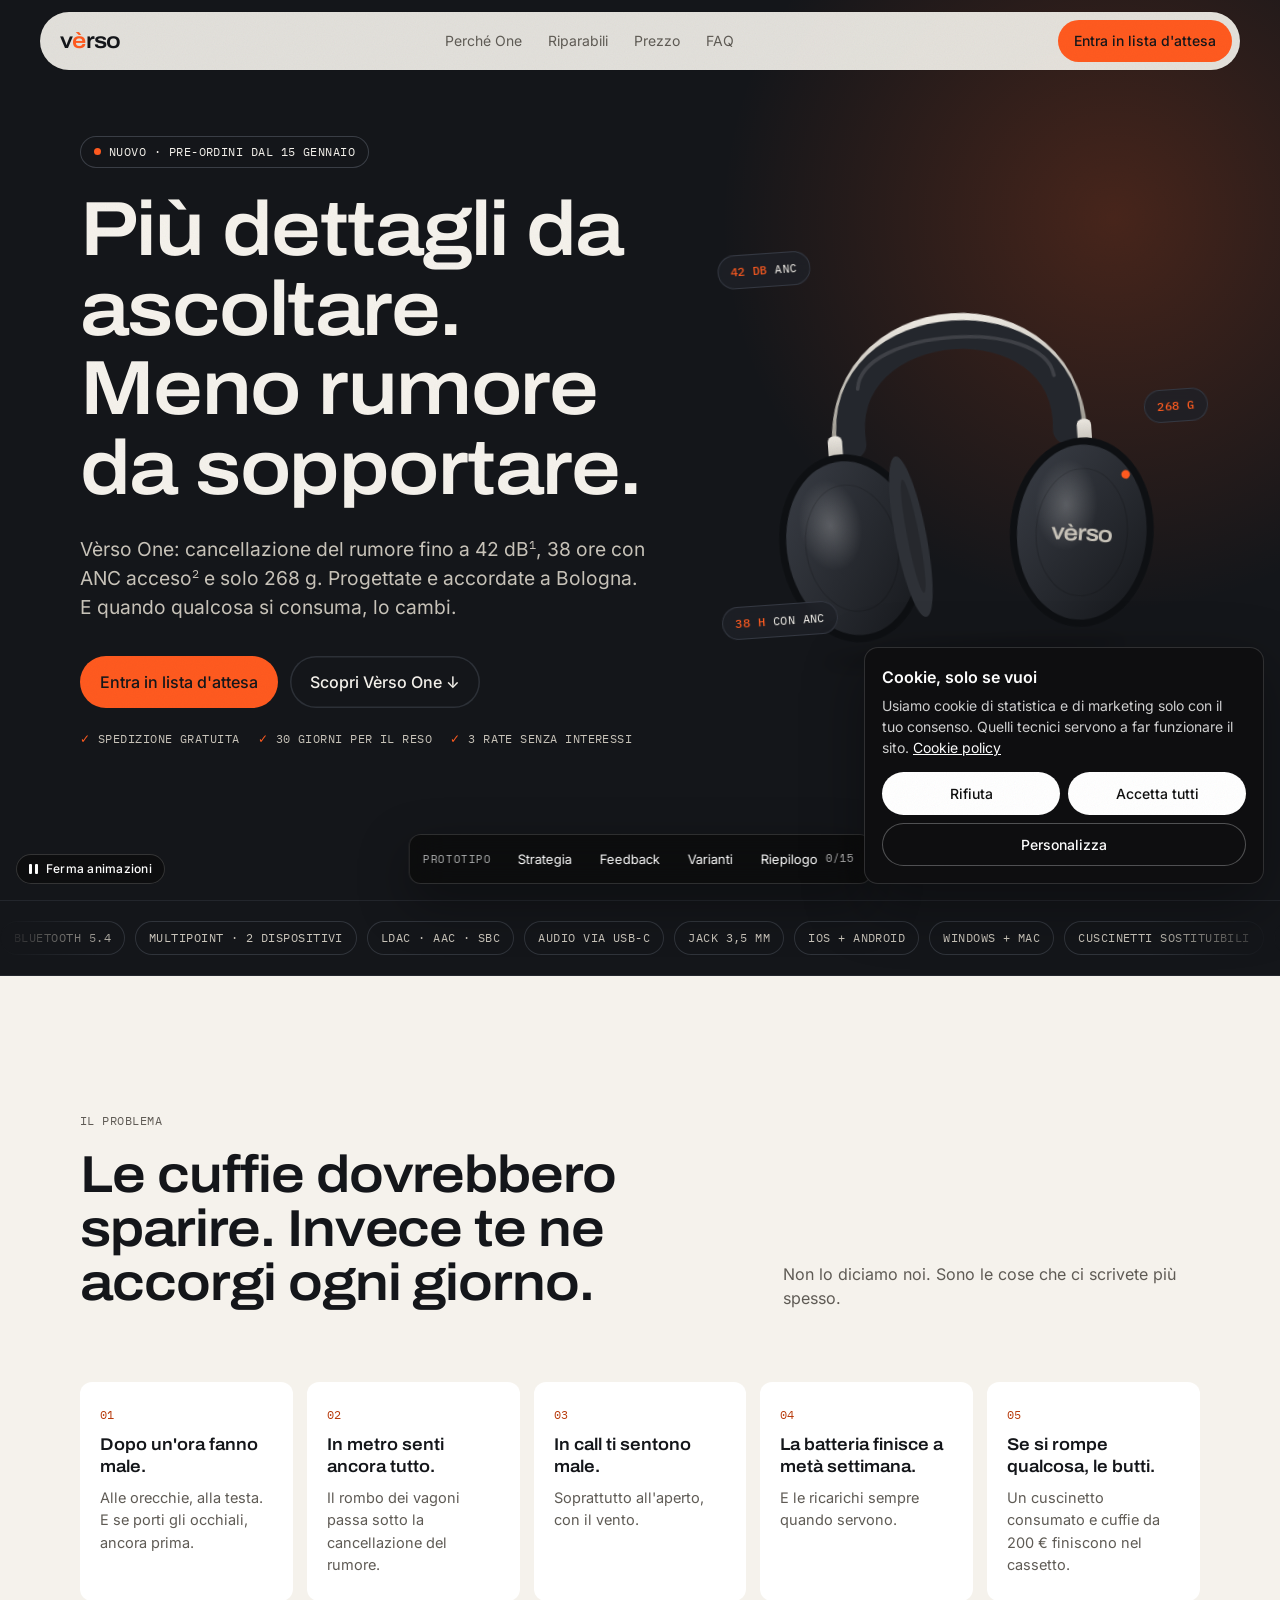
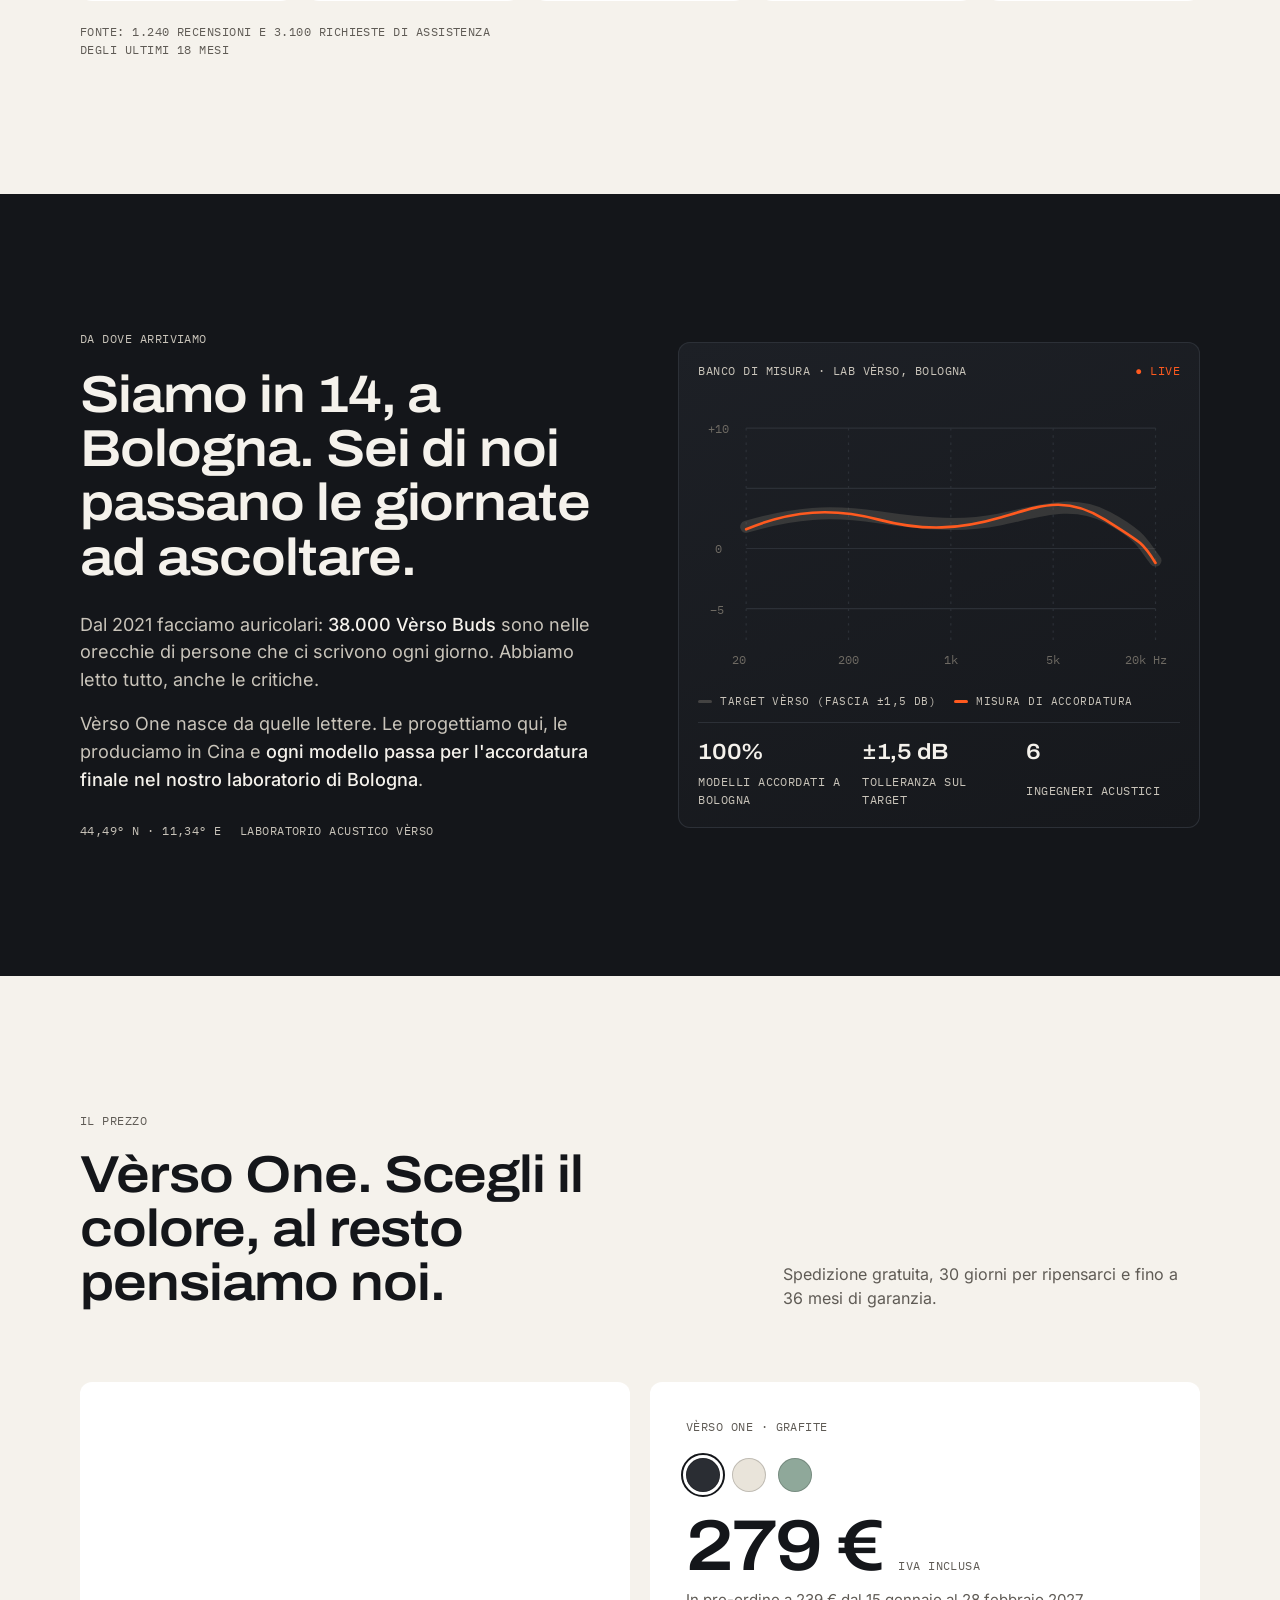
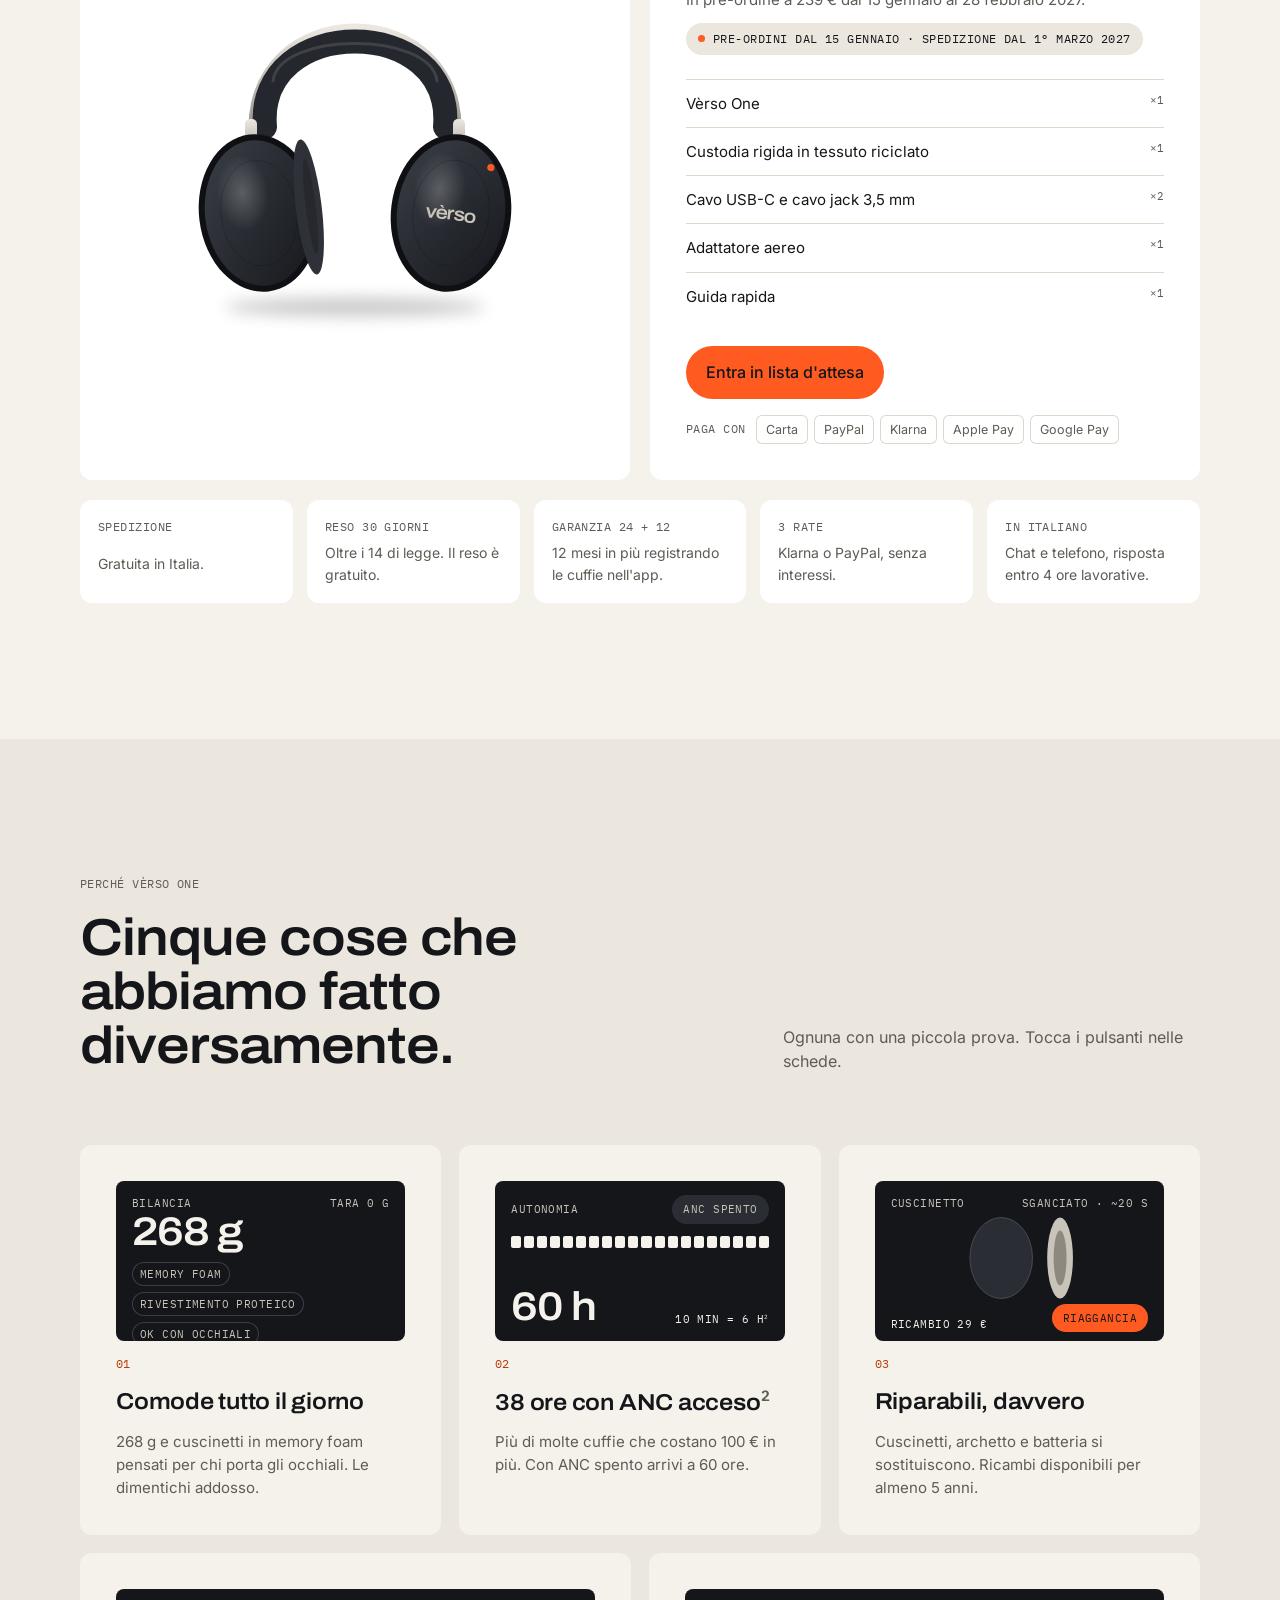
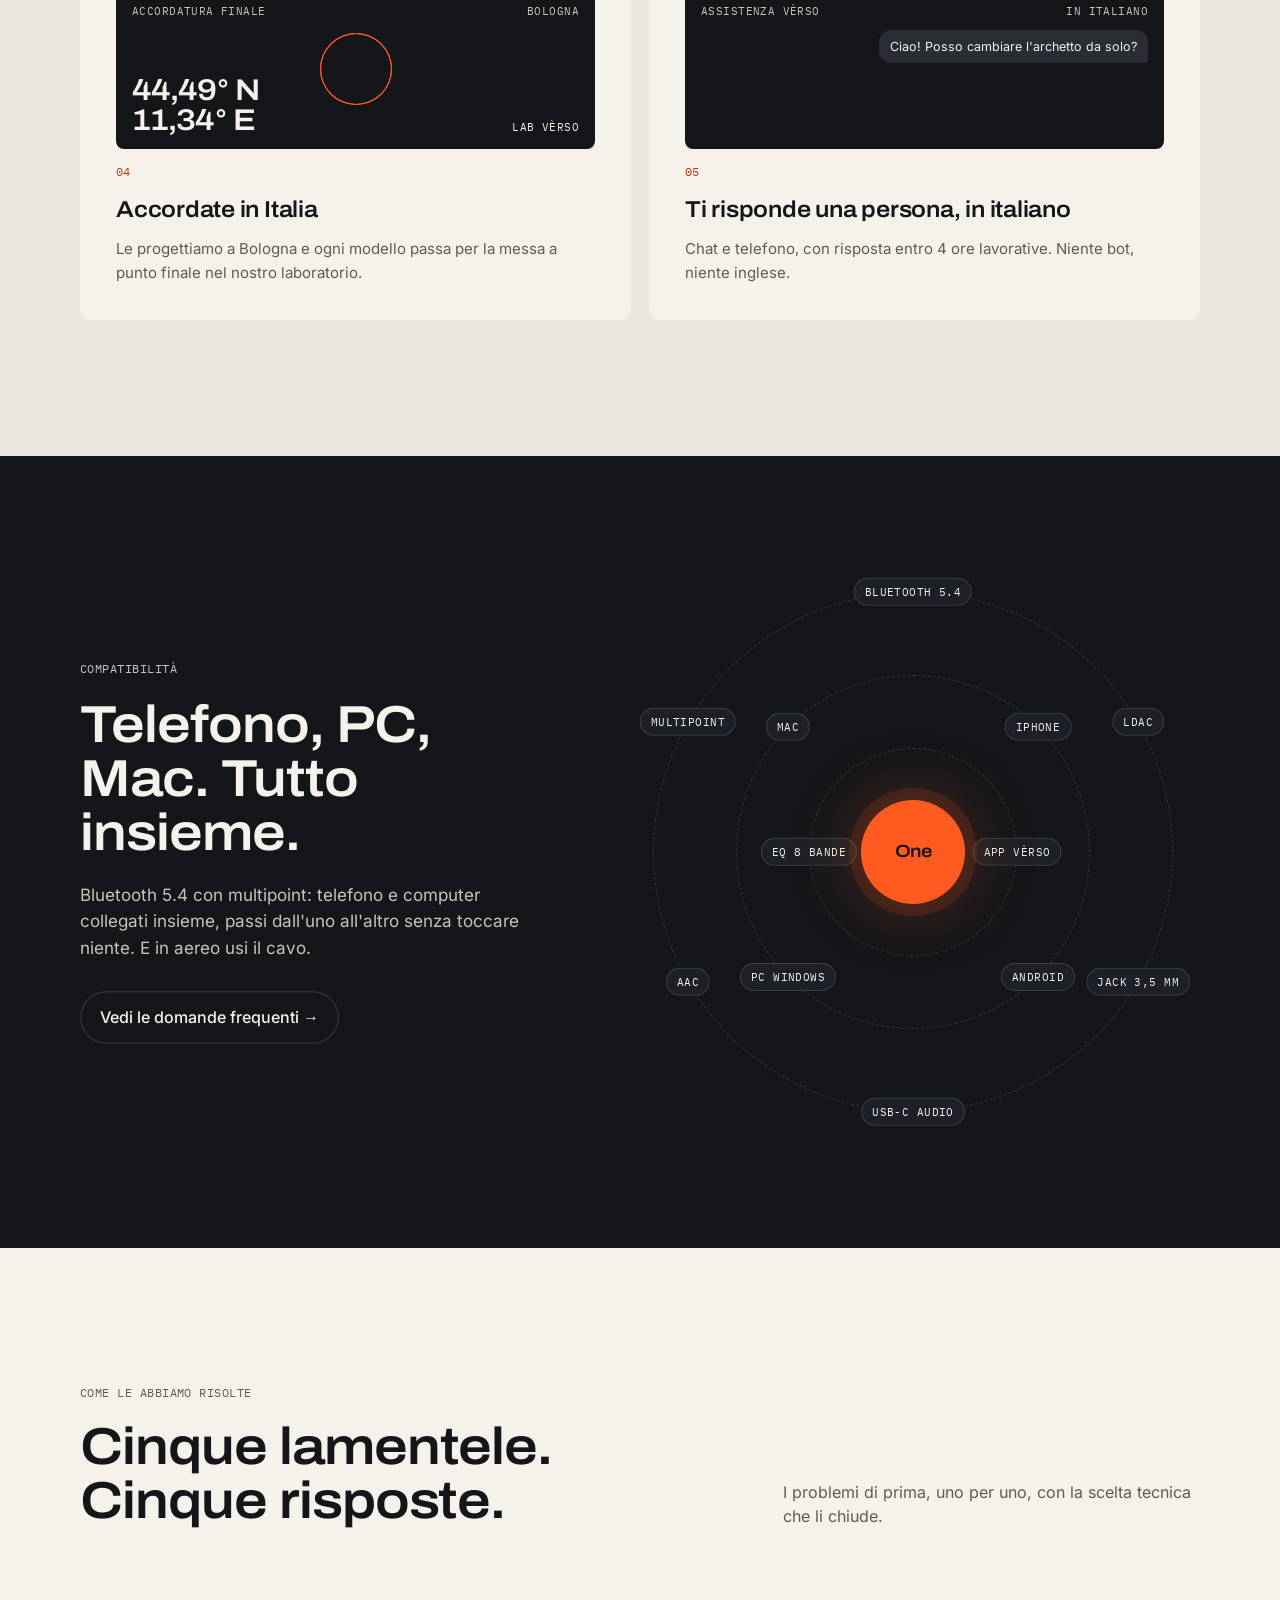
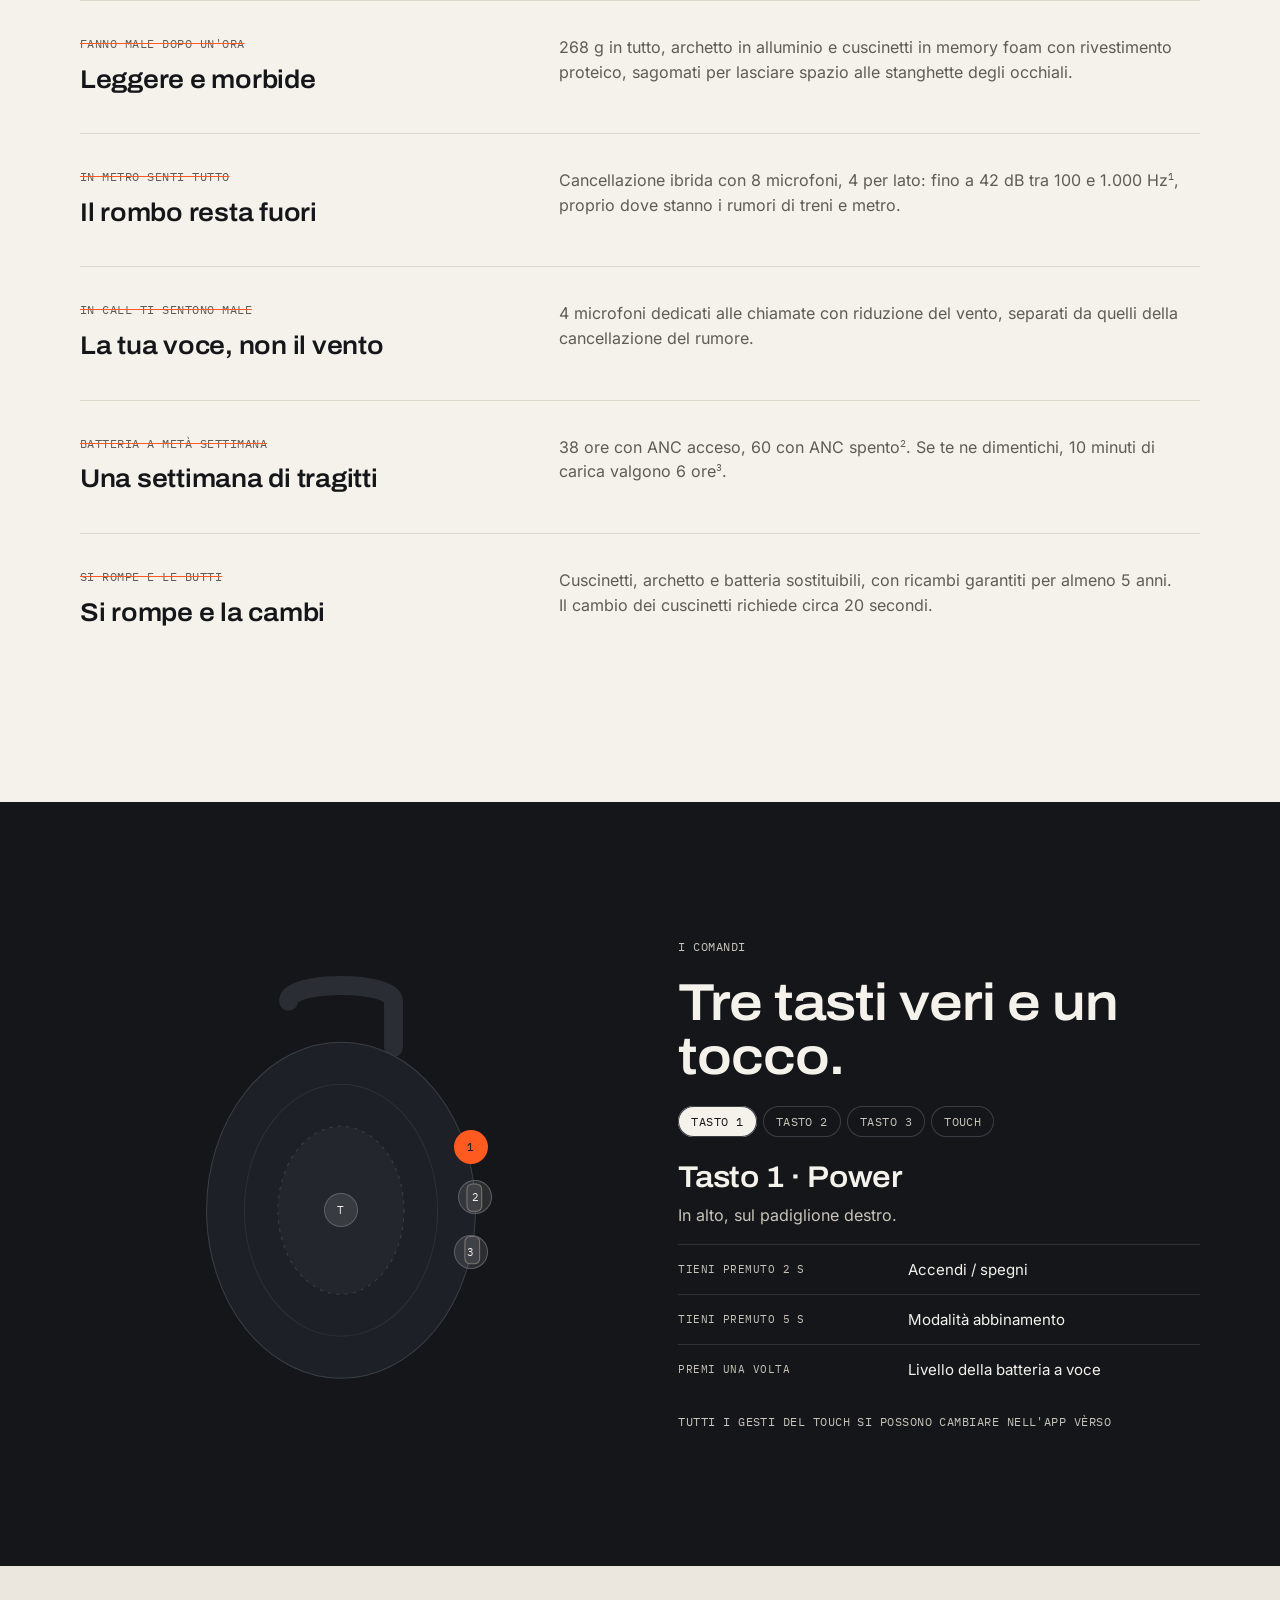
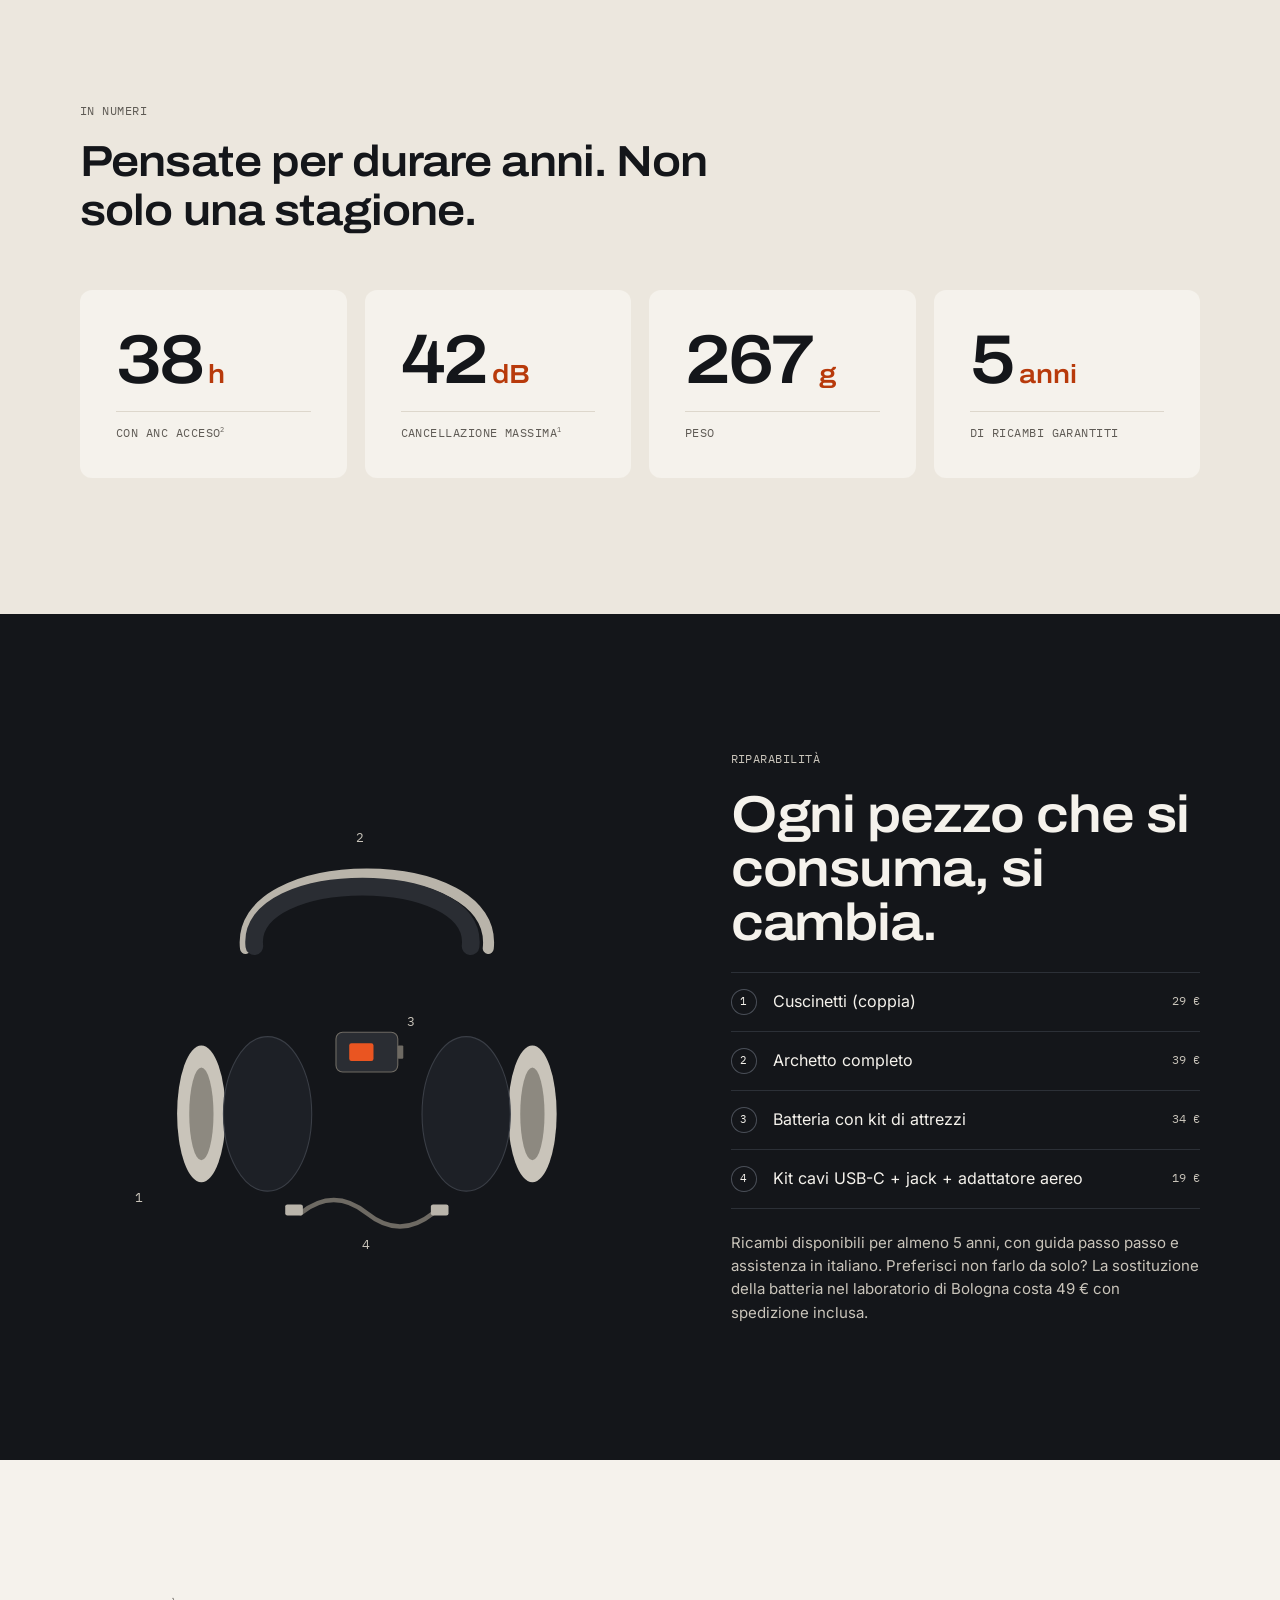
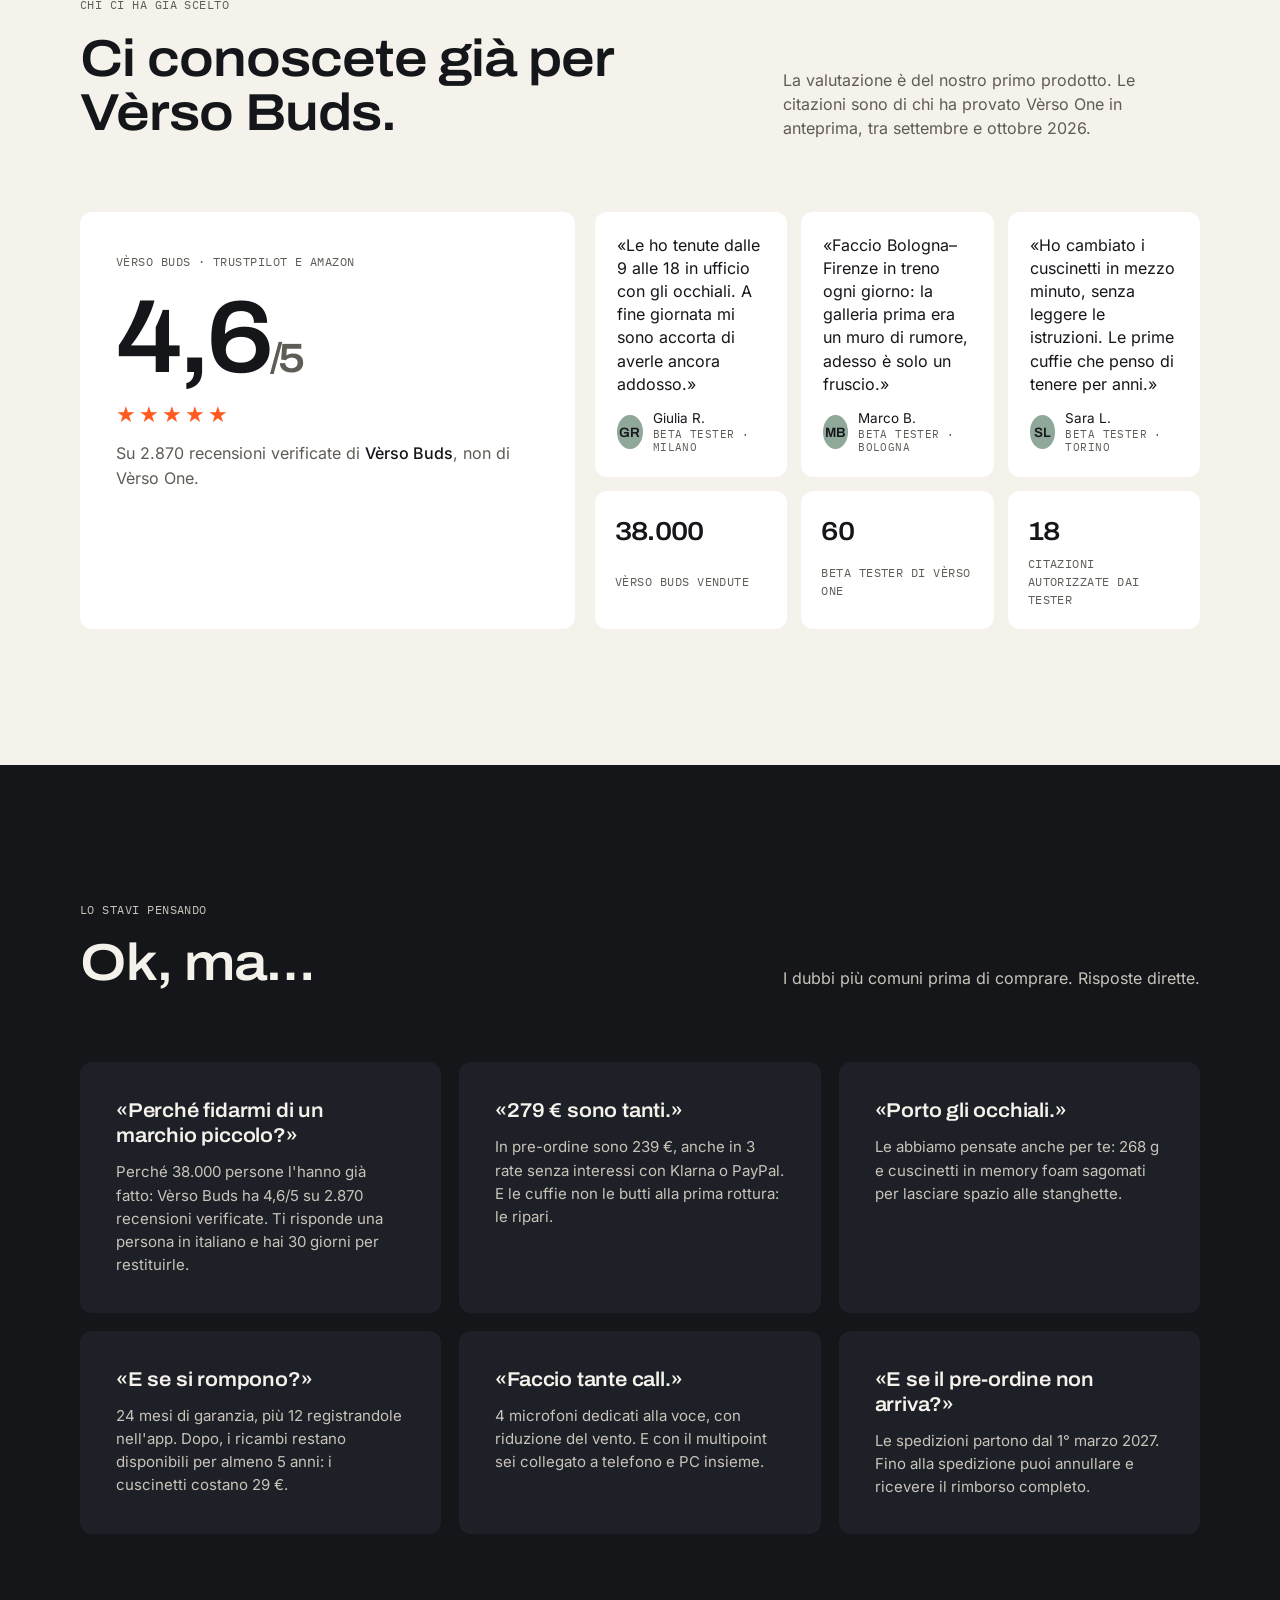
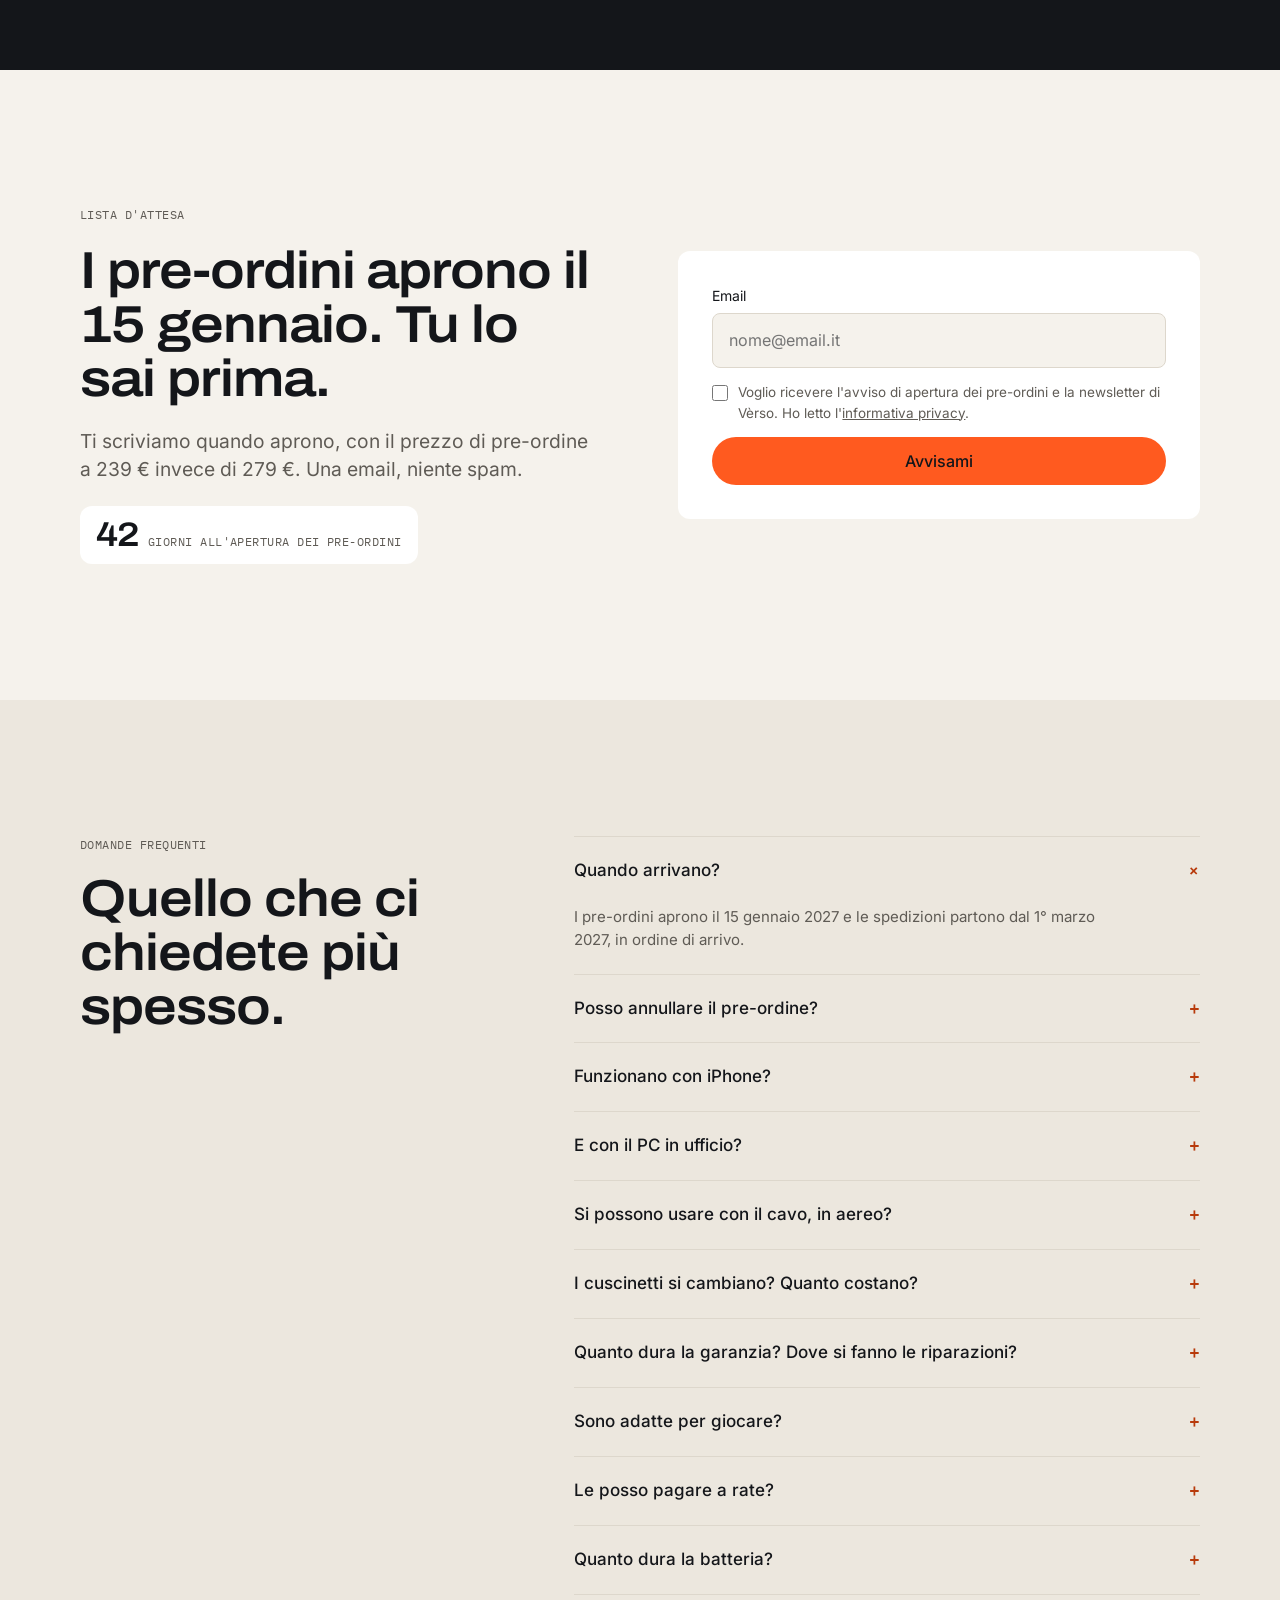
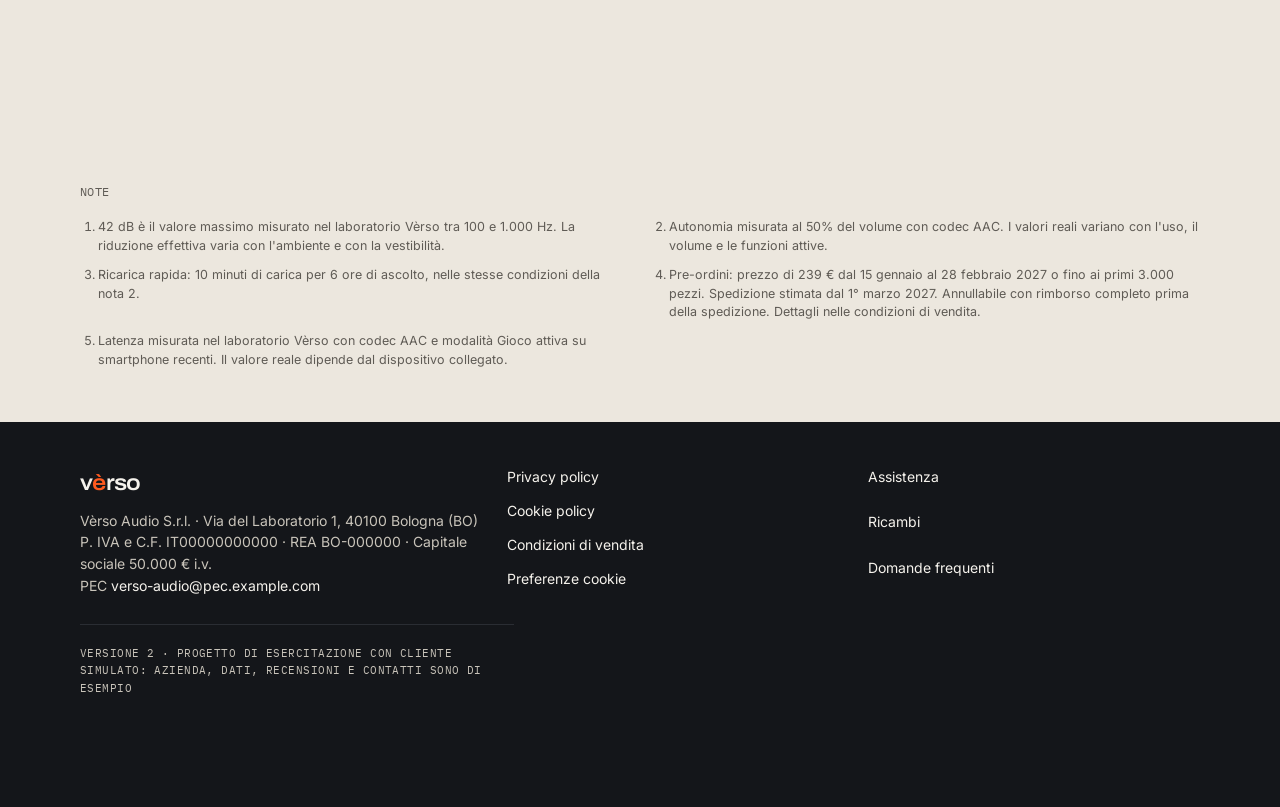
<file: verso/index.html>
<!doctype html>
<html lang="it">
<head>
<meta charset="utf-8">
<meta name="viewport" content="width=device-width, initial-scale=1">
<title>Vèrso One — Cuffie over-ear progettate a Bologna</title>
<meta name="description" content="Vèrso One: cancellazione del rumore fino a 42 dB, 38 ore con ANC acceso, 268 g. Progettate e accordate a Bologna, riparabili.">
<meta name="theme-color" content="#14161A">
<!-- Prototipo per un cliente simulato: niente indicizzazione finché non è la versione finale -->
<meta name="robots" content="noindex, nofollow">
<meta property="og:type" content="website">
<meta property="og:title" content="Vèrso One — Più dettagli da ascoltare. Meno rumore da sopportare.">
<meta property="og:description" content="42 dB di cancellazione del rumore, 38 ore con ANC acceso, 268 g. Progettate a Bologna.">
<meta property="og:locale" content="it_IT">
<meta property="og:url" content="https://nothing-landing-rho.vercel.app/verso/">
<meta property="og:image" content="https://nothing-landing-rho.vercel.app/verso/assets/og.png">
<meta property="og:image:width" content="1200">
<meta property="og:image:height" content="630">
<meta property="og:image:alt" content="Vèrso One — Più dettagli da ascoltare. Meno rumore.">
<meta name="twitter:card" content="summary_large_image">
<link rel="icon" href="/verso/assets/favicon.svg" type="image/svg+xml">
<link rel="apple-touch-icon" href="/verso/assets/apple-touch-icon.png">
<!-- Font ospitati sul sito (nessuna richiesta a Google). Sostituti gratuiti di Söhne Breit / Söhne / Söhne Mono:
     con i WOFF2 con licenza del cliente basta aggiungere i loro @font-face in /fonts/fonts.css -->
<link rel="preload" href="/fonts/archivo-400_700-62_125.woff2" as="font" type="font/woff2" crossorigin>
<link rel="preload" href="/fonts/inter-400.woff2" as="font" type="font/woff2" crossorigin>
<link rel="stylesheet" href="/fonts/fonts.css">
<!-- Dati strutturati per Google (utili quando si toglie il noindex) -->
<script type="application/ld+json">
{
  "@context": "https://schema.org",
  "@type": "Product",
  "name": "Vèrso One",
  "description": "Cuffie over-ear wireless con cancellazione attiva del rumore fino a 42 dB, 38 ore di autonomia con ANC acceso, 268 g. Progettate e accordate a Bologna, riparabili.",
  "brand": { "@type": "Brand", "name": "Vèrso" },
  "image": "https://nothing-landing-rho.vercel.app/verso/assets/og.png",
  "color": ["Grafite", "Carta", "Salvia"],
  "weight": { "@type": "QuantitativeValue", "value": 268, "unitCode": "GRM" },
  "offers": {
    "@type": "Offer",
    "url": "https://nothing-landing-rho.vercel.app/verso/",
    "priceCurrency": "EUR",
    "price": "279.00",
    "availability": "https://schema.org/PreOrder",
    "availabilityStarts": "2027-01-15",
    "seller": { "@type": "Organization", "name": "Vèrso Audio S.r.l." }
  }
}
</script>
<link rel="stylesheet" href="/shared/landing.css">
<link rel="stylesheet" href="../present/present.css">
<style>
/* ===== Token di brand — Vèrso Audio (brief §3) ===== */
:root{
  --grafite:#14161A; --grafite-2:#1D2026; --grafite-3:#2A2D33;
  --carta:#F5F2EC; --carta-2:#ECE7DE; --pietra:#C9C4BA; --pietra-d:#5F5B55;
  --accent:#FF5A1F; --salvia:#8FA89A; --white:#FFFFFF;
  --font-title:"Söhne Breit","Archivo",Arial,sans-serif;
  --font-text:"Söhne","Inter",Arial,sans-serif;
  --font-mono:"Söhne Mono","IBM Plex Mono",monospace;
  --r:12px; --r-sm:8px;
  --max:1200px; --gut:clamp(16px,4vw,40px);
  --fg:var(--grafite); --muted:var(--pietra-d); --line:#DDD7CC; --card:var(--white); --bg:var(--carta);
}
.dark{--fg:var(--carta); --muted:var(--pietra); --line:#2C3037; --card:var(--grafite-2); --bg:var(--grafite)}
.light{--bg:var(--carta)}
.white{--bg:var(--carta-2); --card:var(--carta)}

*{box-sizing:border-box;margin:0;padding:0}
html{scroll-behavior:smooth}
body{background:var(--carta);color:var(--grafite);font-family:var(--font-text);font-size:16px;line-height:1.55;-webkit-font-smoothing:antialiased}
/* grana "materica" leggera su tutta la pagina */
body::after{content:"";position:fixed;inset:0;pointer-events:none;z-index:120;opacity:.06;mix-blend-mode:multiply;background-image:url("data:image/svg+xml,%3Csvg xmlns='http://www.w3.org/2000/svg' width='160' height='160'%3E%3Cfilter id='n'%3E%3CfeTurbulence type='fractalNoise' baseFrequency='.9' numOctaves='2' stitchTiles='stitch'/%3E%3C/filter%3E%3Crect width='100%25' height='100%25' filter='url(%23n)'/%3E%3C/svg%3E")}
a{color:inherit;text-decoration:none}
img,svg{display:block;max-width:100%}
section{background:var(--bg);color:var(--fg);padding:clamp(72px,11vw,136px) 0;position:relative;overflow:hidden}
.wrap{max-width:var(--max);margin:0 auto;padding:0 var(--gut);position:relative}
[hidden]{display:none!important}

.label{font-family:var(--font-mono);font-size:11.5px;letter-spacing:.04em;text-transform:uppercase;color:var(--muted)}
.title,h2{font-family:var(--font-title);font-stretch:112%;font-weight:600;letter-spacing:-.02em;line-height:1.04}
h1.title{font-size:clamp(40px,6vw,80px);max-width:15ch}
h2{font-size:clamp(30px,4.2vw,52px);max-width:20ch}
h3{font-family:var(--font-title);font-stretch:108%;font-weight:600;font-size:clamp(19px,1.8vw,23px);line-height:1.2;letter-spacing:-.01em}
.lead{font-size:clamp(17px,1.5vw,20px);line-height:1.5;color:var(--muted);max-width:56ch}
p{max-width:62ch}
sup{font-family:var(--font-mono);font-size:.6em;color:var(--muted)}
.head{display:grid;gap:18px;margin-bottom:clamp(40px,6vw,72px)}
.head.split{grid-template-columns:minmax(0,1.2fr) minmax(0,.8fr);column-gap:clamp(32px,6vw,96px);align-items:end}
.head.split>div{display:grid;gap:18px}
.head.split .lead{font-size:16px}
.ph{border:1.5px dashed var(--line);border-radius:var(--r);display:grid;place-items:center;text-align:center;padding:24px;color:var(--muted);font-family:var(--font-mono);font-size:11px;text-transform:uppercase;letter-spacing:.04em;line-height:1.5}

.btn{display:inline-flex;align-items:center;justify-content:center;gap:10px;font-family:var(--font-text);font-weight:500;font-size:16px;padding:14px 20px;border-radius:999px;border:0;cursor:pointer;transition:transform .2s,opacity .2s,background .2s;white-space:nowrap}
.btn:hover{transform:translateY(-1px);opacity:.9}
.btn-accent{background:var(--accent);color:var(--grafite)}
.btn-primary{background:var(--grafite);color:var(--carta)}
.dark .btn-primary{background:var(--carta);color:var(--grafite)}
.btn-secondary{background:transparent;color:var(--fg);box-shadow:inset 0 0 0 1.5px var(--line)}
.btns{display:flex;flex-wrap:wrap;gap:12px}
.ticks{display:flex;flex-wrap:wrap;gap:6px 18px;font-family:var(--font-mono);font-size:11.5px;text-transform:uppercase;letter-spacing:.04em;color:var(--muted)}
.ticks span::before{content:"✓ ";color:var(--accent)}
.card{background:var(--card);border-radius:var(--r);padding:clamp(22px,3vw,36px)}

/* header */
.top{position:fixed;inset:0 0 auto;z-index:50;padding:12px var(--gut);pointer-events:none}
.top .bar{max-width:var(--max);margin:0 auto;display:flex;justify-content:space-between;align-items:center;gap:16px;padding:8px 8px 8px 20px;border-radius:999px;background:rgba(245,242,236,.92);pointer-events:auto;box-shadow:0 0 0 1px rgba(20,22,26,.06);transition:background .4s,box-shadow .4s,-webkit-backdrop-filter .4s,backdrop-filter .4s}
.logo{font-family:var(--font-title);font-stretch:112%;font-weight:600;font-size:22px;letter-spacing:-.03em;transition:color .4s}
.logo b{color:var(--accent);font-weight:600}
.top nav{display:flex;gap:26px}
.top nav a{font-size:14px;color:var(--pietra-d);transition:color .4s}
.top nav a:hover{color:var(--grafite)}
.top .btn{padding:10px 16px;font-size:14px}
.top.scrolled .bar{background:rgba(245,242,236,.12);-webkit-backdrop-filter:blur(20px) saturate(170%);backdrop-filter:blur(20px) saturate(170%);box-shadow:inset 0 0 0 1px rgba(255,255,255,.22),inset 0 1px 0 rgba(255,255,255,.25),0 10px 40px rgba(0,0,0,.22)}
.top.scrolled.on-light .bar{background:rgba(245,242,236,.5);box-shadow:inset 0 0 0 1px rgba(255,255,255,.7),0 10px 40px rgba(20,22,26,.08)}
.top.scrolled.on-dark .logo{color:var(--carta)}
.top.scrolled.on-dark nav a{color:rgba(245,242,236,.72)}
@supports not ((backdrop-filter:blur(1px)) or (-webkit-backdrop-filter:blur(1px))){.top.scrolled .bar{background:rgba(20,22,26,.9)}.top.scrolled.on-light .bar{background:rgba(245,242,236,.95)}}
.short{display:none}

/* 1 · hero */
.hero{min-height:100svh;display:flex;align-items:center;padding-top:120px}
.hero::before{content:"";position:absolute;width:70vmax;height:70vmax;right:-22vmax;top:-18vmax;border-radius:50%;background:radial-gradient(circle,rgba(255,90,31,.22),transparent 62%);pointer-events:none}
.hero .grid{display:grid;grid-template-columns:1.05fr .95fr;gap:40px;align-items:center}
.pill{display:inline-flex;align-items:center;gap:8px;font-family:var(--font-mono);font-size:11.5px;letter-spacing:.04em;text-transform:uppercase;padding:7px 14px;border-radius:999px;box-shadow:inset 0 0 0 1px #3A3E46;color:var(--carta)}
.pill i{width:7px;height:7px;border-radius:50%;background:var(--accent)}
.hero .lead{margin:26px 0 34px}
.hero .ticks{margin-top:22px}
.product{width:100%;max-width:480px;margin-left:auto;aspect-ratio:1;position:relative;will-change:transform}
.product svg{width:100%;height:100%}
.ph-tag{position:absolute;right:0;bottom:0;font-family:var(--font-mono);font-size:10px;text-transform:uppercase;letter-spacing:.04em;color:var(--pietra);opacity:.8}
.stat-chip{position:absolute;font-family:var(--font-mono);font-size:11.5px;text-transform:uppercase;letter-spacing:.04em;padding:8px 13px;border-radius:999px;background:rgba(29,32,38,.8);-webkit-backdrop-filter:blur(8px);backdrop-filter:blur(8px);box-shadow:inset 0 0 0 1px #343842;color:var(--carta);animation:float 8s ease-in-out infinite}
.stat-chip b{color:var(--accent);font-weight:500}
@keyframes float{0%,100%{transform:translate(0,0)}50%{transform:translate(4px,-9px)}}

/* striscia */
.strip{padding:20px 0;background:var(--grafite);color:var(--carta);border-top:1px solid #23262C;border-bottom:1px solid #23262C}
.marquee{overflow:hidden;-webkit-mask-image:linear-gradient(90deg,transparent,#000 10%,#000 90%,transparent);mask-image:linear-gradient(90deg,transparent,#000 10%,#000 90%,transparent)}
.track{display:flex;gap:10px;width:max-content;animation:scroll 40s linear infinite}
.marquee:hover .track{animation-play-state:paused}
.track span{font-family:var(--font-mono);font-size:11.5px;letter-spacing:.04em;text-transform:uppercase;padding:8px 14px;border-radius:999px;box-shadow:inset 0 0 0 1px #30343B;color:var(--pietra);white-space:nowrap}
@keyframes scroll{to{transform:translateX(-50%)}}

/* 2 · problema */
.pain{display:grid;grid-template-columns:repeat(5,1fr);gap:14px;list-style:none}
.pain li{background:var(--card);border-radius:var(--r);padding:24px 20px;display:grid;gap:10px;align-content:start}
.pain .n{font-family:var(--font-mono);font-size:12px;color:var(--accent)}
.pain b{font-family:var(--font-title);font-stretch:108%;font-weight:600;font-size:17px;line-height:1.25}
.pain span{color:var(--muted);font-size:14.5px}
.source{margin-top:22px}

/* 3 · laboratorio */
.lab .grid{display:grid;grid-template-columns:1fr 1fr;gap:clamp(32px,6vw,96px);align-items:center}
.lab .body p{color:var(--muted);font-size:18px}
.lab .body p+p{margin-top:16px}
.lab .body strong{color:var(--fg);font-weight:500}
.lab .ph{aspect-ratio:4/5;border-color:#3A3E46;background:radial-gradient(circle at 30% 20%,#23262C,#16181C)}
.coords{display:flex;gap:18px;margin-top:28px}

/* 4 · offer */
.offer .grid{display:grid;grid-template-columns:1fr 1fr;gap:20px;align-items:stretch}
.shot{background:var(--card);border-radius:var(--r);display:grid;place-items:center;position:relative;min-height:420px;padding:28px}
.shot svg{width:min(380px,90%)}
.colors{display:flex;align-items:center;gap:12px;margin:22px 0 6px}
.sw{width:34px;height:34px;border-radius:50%;border:0;cursor:pointer;box-shadow:inset 0 0 0 1px rgba(0,0,0,.18);transition:transform .2s}
.sw[aria-pressed="true"]{outline:2px solid var(--grafite);outline-offset:3px}
.price{display:flex;align-items:baseline;gap:14px;flex-wrap:wrap;margin:18px 0 6px}
.price .now{font-family:var(--font-title);font-stretch:112%;font-weight:600;font-size:clamp(48px,6vw,72px);letter-spacing:-.03em;line-height:1}
.price s{font-size:24px;color:var(--muted)}
.price-note{color:var(--muted);font-size:15px}
.ship{margin-top:12px;display:inline-flex;gap:8px;align-items:center;font-family:var(--font-mono);font-size:11.5px;text-transform:uppercase;letter-spacing:.04em;padding:7px 12px;border-radius:999px;background:var(--carta-2)}
.ship::before{content:"";width:7px;height:7px;border-radius:50%;background:var(--accent)}
.box{list-style:none;margin-top:24px}
.box li{display:flex;justify-content:space-between;gap:16px;padding:12px 0;border-top:1px solid var(--line);font-size:15px}
.box li span:last-child{font-family:var(--font-mono);font-size:11px;color:var(--muted)}
.offer .btns{margin-top:26px}
.pay{display:flex;flex-wrap:wrap;align-items:center;gap:6px;margin-top:16px}
.pay .label{margin-right:4px}
.pay span:not(.label){font-size:12.5px;padding:5px 10px;border-radius:6px;box-shadow:inset 0 0 0 1px var(--line);color:var(--muted)}
.countdown{display:inline-flex;align-items:baseline;gap:10px;margin-top:22px;padding:12px 16px;border-radius:var(--r);background:var(--card)}
.countdown b{font-family:var(--font-title);font-stretch:112%;font-weight:600;font-size:34px;letter-spacing:-.03em;line-height:1}
.perks{display:grid;grid-template-columns:repeat(5,1fr);gap:14px;margin-top:20px}
.perks div{background:var(--card);border-radius:var(--r);padding:18px;display:grid;gap:6px}
.perks p{font-size:14px;color:var(--muted)}

/* 5 · USP con demo */
.usp{display:grid;grid-template-columns:repeat(6,1fr);gap:18px}
.usp .card{grid-column:span 2;display:grid;gap:14px;align-content:start}
.usp .card:nth-child(4),.usp .card:nth-child(5){grid-column:span 3}
.usp .n{font-family:var(--font-mono);font-size:12px;color:var(--accent)}
.usp p{color:var(--muted);font-size:15px}
.demo{background:var(--grafite);color:var(--carta);border-radius:var(--r-sm);height:160px;padding:14px 16px;position:relative;overflow:hidden;font-family:var(--font-mono);font-size:10.5px;letter-spacing:.04em;text-transform:uppercase;display:flex;flex-direction:column}
.demo .bar{display:flex;justify-content:space-between;align-items:center;color:var(--pietra)}
.demo .big{font-family:var(--font-title);font-stretch:112%;font-weight:600;font-size:40px;letter-spacing:-.03em;text-transform:none;line-height:1}
.demo .row{display:flex;justify-content:space-between;align-items:end;margin-top:auto}
.demo .chips{display:flex;gap:6px;flex-wrap:wrap}
.demo .chips span{padding:4px 8px;border-radius:999px;box-shadow:inset 0 0 0 1px #3A3E46;color:var(--pietra)}
.tgl{font:inherit;letter-spacing:inherit;text-transform:inherit;border:0;cursor:pointer;border-radius:999px;padding:6px 11px;background:#2A2D33;color:var(--pietra)}
.tgl[aria-pressed="true"]{background:var(--accent);color:var(--grafite)}
.cells{display:grid;grid-template-columns:repeat(20,1fr);gap:3px;margin:12px 0 10px}
.cells b{height:12px;border-radius:2px;background:#2A2D33;transition:background .3s}
.cells b.on{background:var(--carta)}
.cup-demo{flex:1;display:grid;place-items:center}
.cup-demo svg{height:92px;width:auto}
.cushion{transition:transform .9s cubic-bezier(.2,.7,.2,1)}
.off .cushion{transform:translateX(46px)}
.scan{position:absolute;inset:0;display:grid;place-items:center;pointer-events:none}
.scan i{position:absolute;width:70px;height:70px;border-radius:50%;box-shadow:0 0 0 1px var(--accent);animation:pulse 2.4s ease-out infinite}
.scan i:nth-child(2){animation-delay:1.2s}
@keyframes pulse{from{transform:scale(.3);opacity:1}to{transform:scale(2.2);opacity:0}}
.chat{display:grid;gap:6px;margin-top:10px;text-transform:none;letter-spacing:0;font-family:var(--font-text);font-size:12.5px}
.msg{max-width:85%;padding:7px 11px;border-radius:12px;opacity:0;transform:translateY(6px);transition:all .5s}
.msg.in{opacity:1;transform:none}
.msg.me{background:#2A2D33;justify-self:end;border-bottom-right-radius:4px}
.msg.us{background:var(--carta);color:var(--grafite);border-bottom-left-radius:4px}

/* 5b · ecosistema */
.eco .grid{display:grid;grid-template-columns:minmax(0,.9fr) minmax(0,1.1fr);gap:clamp(32px,6vw,80px);align-items:center}
.eco .body{color:var(--muted);font-size:17px;margin:22px 0 30px}
.orbit{position:relative;width:min(520px,100%);aspect-ratio:1;margin:0 auto;container-type:inline-size}
.ring{position:absolute;inset:var(--in);border-radius:50%;border:1px dashed #343842;animation:spin var(--t) linear infinite}
.ring.rev{animation-direction:reverse}
.node{position:absolute;left:50%;top:50%;width:0;height:0;transform:rotate(var(--a)) translateX(var(--r)) rotate(calc(-1 * var(--a)))}
.node span{position:absolute;transform:translate(-50%,-50%);font-family:var(--font-mono);font-size:10.5px;letter-spacing:.04em;text-transform:uppercase;padding:6px 11px;border-radius:999px;background:var(--grafite-2);box-shadow:inset 0 0 0 1px #3A3E46;color:var(--carta);white-space:nowrap;animation:spin var(--t) linear infinite reverse}
.ring.rev .node span{animation-direction:normal}
.core{position:absolute;inset:40%;border-radius:50%;background:var(--accent);display:grid;place-items:center;box-shadow:0 0 0 12px rgba(255,90,31,.12),0 0 70px rgba(255,90,31,.35)}
.core span{font-family:var(--font-title);font-stretch:112%;font-weight:600;color:var(--grafite);font-size:clamp(14px,3.4cqw,19px);letter-spacing:-.03em}
@keyframes spin{to{transform:rotate(360deg)}}

/* 6 · soluzione */
.sol .row{display:grid;grid-template-columns:minmax(0,.8fr) minmax(0,1.2fr);gap:clamp(20px,4vw,64px);padding:clamp(22px,3vw,34px) 0;border-top:1px solid var(--line)}
.sol .from{font-family:var(--font-mono);font-size:12px;text-transform:uppercase;letter-spacing:.04em;color:var(--muted);text-decoration:line-through;text-decoration-color:var(--accent)}
.sol .to{font-family:var(--font-title);font-stretch:108%;font-weight:600;font-size:clamp(20px,2vw,26px);margin-top:6px;letter-spacing:-.01em}
.sol p{color:var(--muted)}

/* 6b · comandi */
.ctl .grid{display:grid;grid-template-columns:1fr 1fr;gap:clamp(32px,6vw,80px);align-items:center}
.cupx{position:relative;width:min(420px,100%);aspect-ratio:1;margin:0 auto}
.cupx svg{width:100%;height:100%}
.hot{position:absolute;transform:translate(-50%,-50%);width:34px;height:34px;border-radius:50%;border:0;cursor:pointer;background:rgba(245,242,236,.1);box-shadow:inset 0 0 0 1px #5A5F68;color:var(--carta);font-family:var(--font-mono);font-size:11px}
.hot.on{background:var(--accent);color:var(--grafite);box-shadow:none}
.tabs{display:flex;gap:6px;flex-wrap:wrap;margin:22px 0}
.tabs button{font-family:var(--font-mono);font-size:11.5px;letter-spacing:.04em;text-transform:uppercase;color:var(--pietra);background:transparent;border:0;box-shadow:inset 0 0 0 1px #3A3E46;border-radius:999px;padding:8px 13px;cursor:pointer}
.tabs button.on{background:var(--carta);color:var(--grafite)}
.ctl-panel h3{font-size:clamp(22px,2.4vw,30px);margin-bottom:8px}
.ctl-table{width:100%;border-collapse:collapse;margin-top:16px}
.ctl-table td{padding:13px 0;border-top:1px solid #2C3037;font-size:15px;vertical-align:top}
.ctl-table td:first-child{font-family:var(--font-mono);font-size:11px;text-transform:uppercase;letter-spacing:.04em;color:var(--pietra);width:44%;padding-top:16px}
.tbc{display:inline-block;margin-top:14px;font-family:var(--font-mono);font-size:11px;text-transform:uppercase;letter-spacing:.04em;color:var(--grafite);background:var(--accent);padding:5px 10px;border-radius:999px}

/* 6c · numeri */
.statement{font-family:var(--font-title);font-stretch:112%;font-weight:600;font-size:clamp(26px,3.4vw,44px);line-height:1.12;letter-spacing:-.02em;max-width:24ch;margin-bottom:clamp(34px,5vw,54px)}
.stats{display:grid;grid-template-columns:repeat(4,1fr);gap:18px}
.stats .card{display:grid;gap:16px}
.stats .v{font-family:var(--font-title);font-stretch:112%;font-weight:600;font-size:clamp(46px,5.4vw,72px);letter-spacing:-.04em;line-height:1;display:flex;align-items:baseline;gap:6px}
.stats .v small{font-size:.38em;color:var(--accent);letter-spacing:0}
.stats .label{padding-top:12px;border-top:1px solid var(--line)}

/* riparabilità */
.rep .grid{display:grid;grid-template-columns:1.1fr .9fr;gap:clamp(32px,6vw,80px);align-items:center}
.explode svg{width:100%;height:auto}
.part{cursor:pointer;transition:opacity .3s,transform .5s cubic-bezier(.2,.7,.2,1)}
.explode.focus .part{opacity:.28}
.explode.focus .part.on{opacity:1}
.parts{list-style:none}
.parts li button{width:100%;display:grid;grid-template-columns:28px 1fr auto;gap:14px;align-items:center;text-align:left;padding:16px 0;border:0;border-top:1px solid var(--line);background:none;color:inherit;font:inherit;cursor:pointer}
.parts li:last-child button{border-bottom:1px solid var(--line)}
.parts .k{width:26px;height:26px;border-radius:50%;display:grid;place-items:center;font-family:var(--font-mono);font-size:11px;box-shadow:inset 0 0 0 1px #4A4F58}
.parts button.on .k{background:var(--accent);color:var(--grafite);box-shadow:none}
.parts .pr{font-family:var(--font-mono);font-size:12px;color:var(--muted);text-transform:uppercase}
.parts .pr.tbd{color:var(--accent)}
.rep-note{margin-top:22px;color:var(--muted);font-size:15px}

/* recensioni */
.rev .grid{display:grid;grid-template-columns:.9fr 1.1fr;gap:20px;align-items:stretch}
.score .v{font-family:var(--font-title);font-stretch:112%;font-weight:600;font-size:clamp(64px,8vw,104px);letter-spacing:-.04em;line-height:1;margin:14px 0 8px}
.stars{color:var(--accent);font-size:22px;letter-spacing:3px}
.quotes{display:grid;grid-template-columns:repeat(3,1fr);gap:14px}
.quotes .ph{min-height:180px}
.facts{display:grid;grid-template-columns:repeat(3,1fr);gap:14px;margin-top:14px}
.facts .card{padding:20px;display:grid;gap:4px}
.facts b{font-family:var(--font-title);font-stretch:112%;font-weight:600;font-size:26px;letter-spacing:-.03em}

/* 7 · obiezioni */
.obj{display:grid;grid-template-columns:repeat(3,1fr);gap:18px}
.obj .card{display:grid;gap:12px;align-content:start}
.obj q{font-family:var(--font-title);font-stretch:108%;font-weight:600;font-size:20px;line-height:1.25;letter-spacing:-.01em;quotes:"«" "»"}
.obj p{color:var(--muted);font-size:15px}

/* 8 · CTA + lista d'attesa */
.cta{text-align:center}
.cta .wrap{display:grid;justify-items:center;gap:22px}
.cta h2{max-width:16ch;font-size:clamp(36px,5.6vw,72px)}
.cta .lead{text-align:center}
.cta .btns,.cta .ticks{justify-content:center}
.wl{display:grid;grid-template-columns:1fr 1fr;gap:clamp(32px,6vw,80px);align-items:center}
.form{background:var(--card);border-radius:var(--r);padding:clamp(22px,3vw,34px);display:grid;gap:14px}
.form label{display:grid;gap:6px;font-size:14px}
.form input[type=email]{font:inherit;font-size:16px;padding:14px 16px;border-radius:var(--r-sm);border:1.5px solid var(--line);background:var(--carta);color:var(--grafite)}
.form input[type=email]:focus{outline:2px solid var(--accent);outline-offset:1px;border-color:transparent}
.consent{display:flex!important;grid-template-columns:none;gap:10px!important;align-items:flex-start;color:var(--muted);font-size:13.5px!important}
.consent input{margin-top:3px;accent-color:var(--accent);width:16px;height:16px;flex:none}
.form .msg-ok{font-size:14px;color:var(--grafite);background:var(--carta-2);border-radius:var(--r-sm);padding:12px 14px}
.form .err{color:#B3261E;font-size:13.5px}

/* 9 · FAQ */
.faq .grid{display:grid;grid-template-columns:.8fr 1.2fr;gap:clamp(32px,6vw,96px)}
details{border-top:1px solid var(--line)}
details:last-child{border-bottom:1px solid var(--line)}
summary{list-style:none;cursor:pointer;display:flex;justify-content:space-between;gap:20px;padding:20px 0;font-size:17px;font-weight:500}
summary::-webkit-details-marker{display:none}
summary::after{content:"+";font-family:var(--font-mono);font-size:18px;color:var(--accent);transition:transform .25s}
details[open] summary::after{transform:rotate(45deg)}
details p{padding:0 0 22px;color:var(--muted);font-size:15px}
.tbd-inline{font-family:var(--font-mono);font-size:11px;color:var(--accent);text-transform:uppercase}

/* note + footer */
.notes{padding:52px 0;background:var(--carta-2)}
.notes ol{display:grid;grid-template-columns:repeat(2,1fr);gap:10px 40px;padding-left:18px;font-size:12.5px;color:var(--pietra-d);line-height:1.5}
footer{background:var(--grafite);color:var(--pietra);padding:44px 0 110px;font-size:14px}
footer .wrap{display:grid;grid-template-columns:1.2fr 1fr 1fr;gap:28px}
footer .logo{color:var(--carta)}
footer a{color:var(--carta)}
footer ul{list-style:none;display:grid;gap:6px}
.proto{grid-column:1/-1;padding-top:20px;border-top:1px solid #2A2D33;font-family:var(--font-mono);font-size:11px;text-transform:uppercase;letter-spacing:.04em}

/* render prodotto */
.render{width:100%;aspect-ratio:1;display:grid;place-items:center}
.render svg{width:100%;height:100%;overflow:visible}
.render .cupfill,.render .bandfill,.render .cushfill{transition:fill .45s,stroke .45s}
.shot .render{width:min(400px,92%)}

/* banco di misura (laboratorio) */
.bench{background:linear-gradient(160deg,#1D2026,#16181C);border-radius:var(--r);padding:20px;box-shadow:inset 0 0 0 1px #2C3037;display:grid;gap:12px}
.bench .bar{display:flex;justify-content:space-between}
.bench svg{width:100%;height:auto}
.meas{stroke-dasharray:520;stroke-dashoffset:520;transition:stroke-dashoffset 2.4s cubic-bezier(.3,.6,.2,1)}
.bench.in .meas{stroke-dashoffset:0}
.legend{display:flex;flex-wrap:wrap;gap:6px 18px;font-family:var(--font-mono);font-size:11px;text-transform:uppercase;letter-spacing:.04em;color:var(--pietra)}
.legend i{display:inline-block;width:14px;height:3px;border-radius:2px;margin-right:8px;vertical-align:middle}
.bench-foot{display:grid;grid-template-columns:repeat(3,1fr);gap:10px;padding-top:12px;border-top:1px solid #2C3037}
.bench-foot div{display:grid;gap:4px}
.bench-foot b{font-family:var(--font-title);font-stretch:112%;font-weight:600;font-size:22px;letter-spacing:-.02em;color:var(--carta)}

/* citazioni */
.quote{background:var(--card);border-radius:var(--r);padding:22px;display:grid;gap:14px;align-content:space-between}
.quote q{font-size:16px;line-height:1.45;quotes:"«" "»"}
.quote .who{display:flex;align-items:center;gap:10px}
.quote .av{width:34px;height:34px;border-radius:50%;background:var(--salvia);color:var(--grafite);display:grid;place-items:center;font-family:var(--font-title);font-weight:600;font-size:13px}
.quote .who span{font-size:13.5px;line-height:1.3}
.quote .who small{display:block;font-family:var(--font-mono);font-size:10.5px;color:var(--muted);text-transform:uppercase;letter-spacing:.04em}

/* carrello (demo finché non ci sono gli ID Shopify) */
.cart{position:fixed;inset:0;z-index:95;display:none}
.cart.open{display:block}
.cart .veil{position:absolute;inset:0;background:rgba(20,22,26,.45)}
.cart .panel{position:absolute;right:0;top:0;bottom:0;width:min(420px,100%);background:var(--carta);color:var(--grafite);padding:24px;display:flex;flex-direction:column;gap:18px;box-shadow:-20px 0 60px rgba(0,0,0,.2);animation:slide .35s cubic-bezier(.2,.7,.2,1)}
@keyframes slide{from{transform:translateX(40px);opacity:0}}
.cart .head{display:flex;justify-content:space-between;align-items:center;margin:0}
.cart .x{border:0;background:none;font-size:26px;line-height:1;cursor:pointer;color:inherit}
.cart .item{display:grid;grid-template-columns:84px 1fr;gap:14px;align-items:center;background:var(--white);border-radius:var(--r);padding:12px}
.cart .item .render{width:84px}
.qty{display:inline-flex;align-items:center;gap:10px;margin-top:8px;border-radius:999px;box-shadow:inset 0 0 0 1.5px var(--line);padding:4px}
.qty button{width:28px;height:28px;border-radius:50%;border:0;background:var(--carta-2);cursor:pointer;font-size:16px}
.cart .sum{margin-top:auto;display:grid;gap:8px;border-top:1px solid var(--line);padding-top:16px;font-size:15px}
.cart .sum div{display:flex;justify-content:space-between}
.cart .sum .tot{font-family:var(--font-title);font-stretch:112%;font-weight:600;font-size:22px}
.cart .demo-note{font-family:var(--font-mono);font-size:11px;text-transform:uppercase;letter-spacing:.04em;color:var(--pietra-d);background:var(--carta-2);border-radius:var(--r-sm);padding:10px 12px;line-height:1.5}

/* accessibilità e comparsa: in /shared/landing.css. Qui solo le differenze della pagina */
:root{--focus-ink:var(--grafite);--motion-font:var(--font-text)}
/* contrasto: su fondi chiari l'arancio dei testi piccoli diventa più scuro (≥ 4,5:1) */
:root,.light,.white{--accent-ink:#B83A0B}
.dark{--accent-ink:var(--accent)}
.pain .n,.usp .n,.ticks span::before,summary::after,.tbd-inline,.parts .pr.tbd,.stats .v small{color:var(--accent-ink)}
.sr{position:absolute;width:1px;height:1px;overflow:hidden;clip:rect(0 0 0 0);white-space:nowrap}

@media (prefers-reduced-motion:reduce){
  .track,.ring,.node span,.stat-chip,.scan i{animation:none}
  .track{flex-wrap:wrap;justify-content:center;width:auto}
  .marquee{-webkit-mask-image:none;mask-image:none}
  .cushion,.part,.msg{transition:none}
  .meas{transition:none;stroke-dashoffset:0}
  .cart .panel{animation:none}
}

/* responsive */
@media (max-width:1024px){
  .pain{grid-template-columns:repeat(3,1fr)}
  .perks{grid-template-columns:repeat(3,1fr)}
}
@media (max-width:960px){
  .hero .grid,.lab .grid,.offer .grid,.eco .grid,.ctl .grid,.rep .grid,.rev .grid,.wl,.faq .grid,.head.split{grid-template-columns:1fr}
  .product{margin:0 auto;max-width:360px}
  .usp{grid-template-columns:1fr 1fr}
  .usp .card,.usp .card:nth-child(4){grid-column:span 1}
  .usp .card:nth-child(5){grid-column:span 2}
  .obj,.quotes{grid-template-columns:1fr 1fr}
  .stats{grid-template-columns:1fr 1fr}
  .top nav{display:none}
  footer .wrap{grid-template-columns:1fr 1fr}
}
@media (max-width:600px){
  .pain,.perks,.usp,.obj,.quotes,.facts,.notes ol,footer .wrap{grid-template-columns:1fr}
  .usp .card:nth-child(5){grid-column:span 1}
  .sol .row{grid-template-columns:1fr;gap:8px}
  .btns .btn{flex:1 1 100%}
  .hero{min-height:auto}
  .stat-chip{display:none}
  .node span{font-size:9px;padding:5px 8px}
  .orbit .ring:first-child .node{display:none}
  .shot{min-height:300px}
}
@media (max-width:480px){.long{display:none}.short{display:inline}}
</style>
</head>
<body data-motion>
<a class="skip" href="#attenzione">Vai al contenuto</a>

<header class="top">
  <div class="bar">
    <a href="#top" class="logo" aria-label="Vèrso">v<b>è</b>rso</a>
    <nav aria-label="Sezioni">
      <a href="#perche">Perché One</a><a href="#riparabilita">Riparabili</a><a href="#offerta">Prezzo</a><a href="#faq">FAQ</a>
    </nav>
    <a href="#lista" class="btn btn-accent" data-cta="nav"><span class="long" data-cta-text>Entra in lista d'attesa</span><span class="short" data-cta-short>Lista d'attesa</span></a>
  </div>
</header>

<main id="top">

<!-- 01 · ATTENZIONE -->
<section class="hero dark" id="attenzione">
  <div class="wrap grid">
    <div class="rv">
      <span class="pill"><i></i><span data-phase-pill>Nuovo · Pre-ordini dal 15 gennaio</span></span>
      <h1 class="title" id="hero-title" style="margin-top:22px">Più dettagli da ascoltare. Meno rumore da sopportare.</h1>
      <p class="lead">Vèrso One: cancellazione del rumore fino a 42&nbsp;dB<sup>1</sup>, 38 ore con ANC acceso<sup>2</sup> e solo 268&nbsp;g. Progettate e accordate a Bologna. E quando qualcosa si consuma, lo cambi.</p>
      <div class="btns">
        <a href="#lista" class="btn btn-accent" data-cta="hero"><span data-cta-text>Entra in lista d'attesa</span></a>
        <a href="#perche" class="btn btn-secondary">Scopri Vèrso One ↓</a>
      </div>
      <div class="ticks"><span>Spedizione gratuita</span><span>30 giorni per il reso</span><span>3 rate senza interessi</span></div>
    </div>
    <div class="product rv" id="hero-product" aria-hidden="true">
      <div class="render" data-render="grafite"></div>
      <span class="stat-chip" style="top:8%;left:2%"><b>42 dB</b> ANC</span>
      <span class="stat-chip" style="top:42%;right:-2%;animation-delay:-3s"><b>268 g</b></span>
      <span class="stat-chip" style="bottom:12%;left:-2%;animation-delay:-5s"><b>38 h</b> con ANC</span>
    </div>
  </div>
</section>

<div class="strip" aria-label="Compatibilità e caratteristiche">
  <div class="marquee"><div class="track">
    <span>Bluetooth 5.4</span><span>Multipoint · 2 dispositivi</span><span>LDAC · AAC · SBC</span><span>Audio via USB-C</span><span>Jack 3,5 mm</span><span>iOS + Android</span><span>Windows + Mac</span><span>Cuscinetti sostituibili</span><span>Ricambi per 5 anni</span><span>Accordate a Bologna</span>
    <span aria-hidden="true">Bluetooth 5.4</span><span aria-hidden="true">Multipoint · 2 dispositivi</span><span aria-hidden="true">LDAC · AAC · SBC</span><span aria-hidden="true">Audio via USB-C</span><span aria-hidden="true">Jack 3,5 mm</span><span aria-hidden="true">iOS + Android</span><span aria-hidden="true">Windows + Mac</span><span aria-hidden="true">Cuscinetti sostituibili</span><span aria-hidden="true">Ricambi per 5 anni</span><span aria-hidden="true">Accordate a Bologna</span>
  </div></div>
</div>

<!-- 02 · PROBLEMA -->
<section class="light" id="problema">
  <div class="wrap">
    <div class="head split rv">
      <div><div class="label">Il problema</div><h2>Le cuffie dovrebbero sparire. Invece te ne accorgi ogni giorno.</h2></div>
      <p class="lead">Non lo diciamo noi. Sono le cose che ci scrivete più spesso.</p>
    </div>
    <ul class="pain rv">
      <li><span class="n">01</span><b>Dopo un'ora fanno male.</b><span>Alle orecchie, alla testa. E se porti gli occhiali, ancora prima.</span></li>
      <li><span class="n">02</span><b>In metro senti ancora tutto.</b><span>Il rombo dei vagoni passa sotto la cancellazione del rumore.</span></li>
      <li><span class="n">03</span><b>In call ti sentono male.</b><span>Soprattutto all'aperto, con il vento.</span></li>
      <li><span class="n">04</span><b>La batteria finisce a metà settimana.</b><span>E le ricarichi sempre quando servono.</span></li>
      <li><span class="n">05</span><b>Se si rompe qualcosa, le butti.</b><span>Un cuscinetto consumato e cuffie da 200 € finiscono nel cassetto.</span></li>
    </ul>
    <p class="label source rv">Fonte: 1.240 recensioni e 3.100 richieste di assistenza degli ultimi 18 mesi</p>
  </div>
</section>

<!-- 03 · TRANSIZIONE: IL LABORATORIO -->
<section class="lab dark" id="laboratorio">
  <div class="wrap grid">
    <div class="rv">
      <div class="label">Da dove arriviamo</div>
      <h2 style="margin:20px 0 26px">Siamo in 14, a Bologna. Sei di noi passano le giornate ad ascoltare.</h2>
      <div class="body">
        <p>Dal 2021 facciamo auricolari: <strong>38.000 Vèrso Buds</strong> sono nelle orecchie di persone che ci scrivono ogni giorno. Abbiamo letto tutto, anche le critiche.</p>
        <p>Vèrso One nasce da quelle lettere. Le progettiamo qui, le produciamo in Cina e <strong>ogni modello passa per l'accordatura finale nel nostro laboratorio di Bologna</strong>.</p>
      </div>
      <div class="coords"><span class="label">44,49° N · 11,34° E</span><span class="label">Laboratorio acustico Vèrso</span></div>
    </div>
    <figure class="bench rv" aria-label="Banco di misura del laboratorio: risposta in frequenza misurata rispetto al target">
      <div class="bar"><span class="label">Banco di misura · Lab Vèrso, Bologna</span><span class="label" style="color:var(--accent)">● Live</span></div>
      <svg viewBox="0 0 400 240" fill="none" aria-hidden="true">
        <g stroke="#2C3037">
          <path d="M40 30 H380 M40 80 H380 M40 130 H380 M40 180 H380"/>
          <path d="M40 30 V210 M125 30 V210 M210 30 V210 M295 30 V210 M380 30 V210" stroke-dasharray="2 4"/>
        </g>
        <path d="M40 112 C 80 100, 110 98, 150 104 S 220 112, 250 106 S 310 88, 340 104 S 370 128, 380 140" stroke="#6E6A63" stroke-width="10" stroke-linecap="round" opacity=".35"/>
        <path class="meas" d="M40 114 C 78 98, 112 96, 150 106 S 218 114, 252 104 S 306 86, 338 106 S 370 126, 380 142" stroke="#FF5A1F" stroke-width="2.2" stroke-linecap="round"/>
        <g font-family="IBM Plex Mono, monospace" font-size="10" fill="#6E6A63">
          <text x="34" y="226" text-anchor="middle">20</text><text x="125" y="226" text-anchor="middle">200</text><text x="210" y="226" text-anchor="middle">1k</text><text x="295" y="226" text-anchor="middle">5k</text><text x="372" y="226" text-anchor="middle">20k Hz</text>
          <text x="8" y="34">+10</text><text x="14" y="134">0</text><text x="10" y="184">−5</text>
        </g>
      </svg>
      <figcaption class="legend"><span><i style="background:#6E6A63;opacity:.5"></i>Target Vèrso (fascia ±1,5 dB)</span><span><i style="background:var(--accent)"></i>Misura di accordatura</span></figcaption>
      <div class="bench-foot">
        <div><b>100%</b><span class="label">Modelli accordati a Bologna</span></div>
        <div><b>±1,5 dB</b><span class="label">Tolleranza sul target</span></div>
        <div><b>6</b><span class="label">Ingegneri acustici</span></div>
      </div>
    </figure>
  </div>
</section>

<!-- 04 · OFFER -->
<section class="offer light" id="offerta">
  <div class="wrap">
    <div class="head split rv">
      <div><div class="label">Il prezzo</div><h2>Vèrso One. Scegli il colore, al resto pensiamo noi.</h2></div>
      <p class="lead">Spedizione gratuita, 30 giorni per ripensarci e fino a 36 mesi di garanzia.</p>
    </div>
    <div class="grid">
      <div class="shot rv">
        <div class="render" id="offer-product" data-render="grafite" role="img" aria-label="Vèrso One in Grafite"></div>
      </div>
      <div class="card rv">
        <div class="label">Vèrso One · <span data-color-name>Grafite</span></div>
        <div class="colors" role="group" aria-label="Colore">
          <button class="sw" style="background:#2A2D33" data-color="grafite" aria-pressed="true" aria-label="Grafite"></button>
          <button class="sw" style="background:#E9E4DA" data-color="carta" aria-pressed="false" aria-label="Carta"></button>
          <button class="sw" style="background:#8FA89A" data-color="salvia" aria-pressed="false" aria-label="Salvia"></button>
        </div>
        <div class="price" aria-live="polite"><span class="now" data-price-now>279 €</span><s data-price-old hidden>279 €</s><span class="label">IVA inclusa</span></div>
        <p class="price-note" data-price-note>In pre-ordine a 239 € dal 15 gennaio al 28 febbraio 2027.</p>
        <span class="ship" data-ship>Pre-ordini dal 15 gennaio · spedizione dal 1° marzo 2027</span>
        <ul class="box">
          <li><span>Vèrso One</span><span>×1</span></li>
          <li><span>Custodia rigida in tessuto riciclato</span><span>×1</span></li>
          <li><span>Cavo USB-C e cavo jack 3,5 mm</span><span>×2</span></li>
          <li><span>Adattatore aereo</span><span>×1</span></li>
          <li><span>Guida rapida</span><span>×1</span></li>
        </ul>
        <div class="btns"><a href="#lista" class="btn btn-accent" data-cta="offer"><span data-cta-text>Entra in lista d'attesa</span></a></div>
        <div class="pay"><span class="label">Paga con</span><span>Carta</span><span>PayPal</span><span>Klarna</span><span>Apple Pay</span><span>Google Pay</span></div>
      </div>
    </div>
    <div class="perks rv">
      <div><span class="label">Spedizione</span><p>Gratuita in Italia.</p></div>
      <div><span class="label">Reso 30 giorni</span><p>Oltre i 14 di legge. Il reso è gratuito.</p></div>
      <div><span class="label">Garanzia 24 + 12</span><p>12 mesi in più registrando le cuffie nell'app.</p></div>
      <div><span class="label">3 rate</span><p>Klarna o PayPal, senza interessi.</p></div>
      <div><span class="label">In italiano</span><p>Chat e telefono, risposta entro 4 ore lavorative.</p></div>
    </div>
  </div>
</section>

<!-- 05 · USP -->
<section class="white" id="perche">
  <div class="wrap">
    <div class="head split rv">
      <div><div class="label">Perché Vèrso One</div><h2>Cinque cose che abbiamo fatto diversamente.</h2></div>
      <p class="lead">Ognuna con una piccola prova. Tocca i pulsanti nelle schede.</p>
    </div>
    <div class="usp">
      <article class="card rv">
        <div class="demo" id="d-weight" aria-hidden="true">
          <div class="bar"><span>Bilancia</span><span>Tara 0 g</span></div>
          <div class="row"><span class="big"><span class="count" data-to="268">268</span> g</span></div>
          <div class="chips" style="margin-top:10px"><span>Memory foam</span><span>Rivestimento proteico</span><span>Ok con occhiali</span></div>
        </div>
        <span class="n">01</span><h3>Comode tutto il giorno</h3>
        <p>268 g e cuscinetti in memory foam pensati per chi porta gli occhiali. Le dimentichi addosso.</p>
      </article>
      <article class="card rv">
        <div class="demo" id="d-batt">
          <div class="bar"><span>Autonomia</span><button class="tgl" aria-pressed="true">ANC acceso</button></div>
          <div class="cells"></div>
          <div class="row"><span class="big" data-h>38 h</span><span>10 min = 6 h<sup style="color:inherit">2</sup></span></div>
        </div>
        <span class="n">02</span><h3>38 ore con ANC acceso<sup>2</sup></h3>
        <p>Più di molte cuffie che costano 100 € in più. Con ANC spento arrivi a 60 ore.</p>
      </article>
      <article class="card rv">
        <div class="demo" id="d-cush">
          <div class="bar"><span>Cuscinetto</span><span data-t>Agganciato</span></div>
          <div class="cup-demo"><svg viewBox="0 0 160 100" fill="none" aria-hidden="true">
            <ellipse cx="60" cy="50" rx="34" ry="44" fill="#2A2D33" stroke="#4A4F58"/>
            <g class="cushion"><ellipse cx="78" cy="50" rx="14" ry="44" fill="#C9C4BA"/><ellipse cx="78" cy="50" rx="7" ry="30" fill="#8D8980"/></g>
          </svg></div>
          <div class="row"><span>Ricambio 29 €</span><button class="tgl" aria-pressed="false">Sgancia</button></div>
        </div>
        <span class="n">03</span><h3>Riparabili, davvero</h3>
        <p>Cuscinetti, archetto e batteria si sostituiscono. Ricambi disponibili per almeno 5 anni.</p>
      </article>
      <article class="card rv">
        <div class="demo" id="d-lab" aria-hidden="true">
          <div class="bar"><span>Accordatura finale</span><span>Bologna</span></div>
          <div class="scan"><i></i><i></i></div>
          <div class="row"><span class="big" style="font-size:30px">44,49° N<br>11,34° E</span><span>Lab Vèrso</span></div>
        </div>
        <span class="n">04</span><h3>Accordate in Italia</h3>
        <p>Le progettiamo a Bologna e ogni modello passa per la messa a punto finale nel nostro laboratorio.</p>
      </article>
      <article class="card rv">
        <div class="demo" id="d-chat" aria-hidden="true">
          <div class="bar"><span>Assistenza Vèrso</span><span>In italiano</span></div>
          <div class="chat">
            <span class="msg me">Ciao! Posso cambiare l'archetto da solo?</span>
            <span class="msg us">Sì: ti mandiamo il ricambio e la guida passo passo.</span>
          </div>
        </div>
        <span class="n">05</span><h3>Ti risponde una persona, in italiano</h3>
        <p>Chat e telefono, con risposta entro 4 ore lavorative. Niente bot, niente inglese.</p>
      </article>
    </div>
  </div>
</section>

<!-- 05b · COMPATIBILITÀ -->
<section class="eco dark" id="ecosistema">
  <div class="wrap grid">
    <div class="rv">
      <div class="label">Compatibilità</div>
      <h2 style="margin-top:20px">Telefono, PC, Mac. Tutto insieme.</h2>
      <p class="body">Bluetooth 5.4 con multipoint: telefono e computer collegati insieme, passi dall'uno all'altro senza toccare niente. E in aereo usi il cavo.</p>
      <a href="#faq" class="btn btn-secondary">Vedi le domande frequenti →</a>
    </div>
    <div class="orbit rv" aria-label="Dispositivi e tecnologie compatibili">
      <div class="ring" style="--in:0;--t:120s">
        <div class="node" style="--a:-90deg;--r:50cqw"><span>Bluetooth 5.4</span></div>
        <div class="node" style="--a:-30deg;--r:50cqw"><span>LDAC</span></div>
        <div class="node" style="--a:30deg;--r:50cqw"><span>Jack 3,5 mm</span></div>
        <div class="node" style="--a:90deg;--r:50cqw"><span>USB-C audio</span></div>
        <div class="node" style="--a:150deg;--r:50cqw"><span>AAC</span></div>
        <div class="node" style="--a:210deg;--r:50cqw"><span>Multipoint</span></div>
      </div>
      <div class="ring rev" style="--in:16%;--t:90s">
        <div class="node" style="--a:-45deg;--r:34cqw"><span>iPhone</span></div>
        <div class="node" style="--a:45deg;--r:34cqw"><span>Android</span></div>
        <div class="node" style="--a:135deg;--r:34cqw"><span>PC Windows</span></div>
        <div class="node" style="--a:225deg;--r:34cqw"><span>Mac</span></div>
      </div>
      <div class="ring" style="--in:30%;--t:70s">
        <div class="node" style="--a:0deg;--r:20cqw"><span>App Vèrso</span></div>
        <div class="node" style="--a:180deg;--r:20cqw"><span>EQ 8 bande</span></div>
      </div>
      <div class="core" aria-hidden="true"><span>One</span></div>
    </div>
  </div>
</section>

<!-- 06 · SOLUZIONE -->
<section class="light" id="soluzione">
  <div class="wrap">
    <div class="head split rv">
      <div><div class="label">Come le abbiamo risolte</div><h2>Cinque lamentele. Cinque risposte.</h2></div>
      <p class="lead">I problemi di prima, uno per uno, con la scelta tecnica che li chiude.</p>
    </div>
    <div class="sol">
      <div class="row rv"><div><div class="from">Fanno male dopo un'ora</div><div class="to">Leggere e morbide</div></div><p>268 g in tutto, archetto in alluminio e cuscinetti in memory foam con rivestimento proteico, sagomati per lasciare spazio alle stanghette degli occhiali.</p></div>
      <div class="row rv"><div><div class="from">In metro senti tutto</div><div class="to">Il rombo resta fuori</div></div><p>Cancellazione ibrida con 8 microfoni, 4 per lato: fino a 42 dB tra 100 e 1.000 Hz<sup>1</sup>, proprio dove stanno i rumori di treni e metro.</p></div>
      <div class="row rv"><div><div class="from">In call ti sentono male</div><div class="to">La tua voce, non il vento</div></div><p>4 microfoni dedicati alle chiamate con riduzione del vento, separati da quelli della cancellazione del rumore.</p></div>
      <div class="row rv"><div><div class="from">Batteria a metà settimana</div><div class="to">Una settimana di tragitti</div></div><p>38 ore con ANC acceso, 60 con ANC spento<sup>2</sup>. Se te ne dimentichi, 10 minuti di carica valgono 6 ore<sup>3</sup>.</p></div>
      <div class="row rv"><div><div class="from">Si rompe e le butti</div><div class="to">Si rompe e la cambi</div></div><p>Cuscinetti, archetto e batteria sostituibili, con ricambi garantiti per almeno 5 anni. Il cambio dei cuscinetti richiede circa 20 secondi.</p></div>
    </div>
  </div>
</section>

<!-- 06b · COMANDI -->
<section class="ctl dark" id="comandi">
  <div class="wrap grid">
    <div class="cupx rv">
      <svg viewBox="0 0 400 400" fill="none" aria-hidden="true">
        <path d="M150 26 C 150 6, 250 6, 250 26 L 250 70" stroke="#2A2D33" stroke-width="18" stroke-linecap="round"/>
        <ellipse cx="200" cy="225" rx="128" ry="160" fill="#1D2026" stroke="#3A3E46"/>
        <ellipse cx="200" cy="225" rx="92" ry="120" stroke="#2C3037"/>
        <ellipse cx="200" cy="225" rx="60" ry="80" fill="#23262C" stroke="#3A3E46" stroke-dasharray="3 5"/>
        <rect x="318" y="150" width="14" height="26" rx="5" fill="#2A2D33" stroke="#6E6A63"/>
        <rect x="320" y="200" width="14" height="26" rx="5" fill="#2A2D33" stroke="#6E6A63"/>
        <rect x="318" y="250" width="14" height="26" rx="5" fill="#2A2D33" stroke="#6E6A63"/>
      </svg>
      <button class="hot on" data-c="0" style="left:81%;top:41%" aria-label="Tasto 1">1</button>
      <button class="hot" data-c="1" style="left:82%;top:53%" aria-label="Tasto 2">2</button>
      <button class="hot" data-c="2" style="left:81%;top:66%" aria-label="Tasto 3">3</button>
      <button class="hot" data-c="3" style="left:50%;top:56%" aria-label="Sensore touch">T</button>
    </div>
    <div class="rv">
      <div class="label">I comandi</div>
      <h2 style="margin-top:20px">Tre tasti veri e un tocco.</h2>
      <div class="tabs" role="group" aria-label="Scegli un comando">
        <button class="on" data-c="0">Tasto 1</button><button data-c="1">Tasto 2</button><button data-c="2">Tasto 3</button><button data-c="3">Touch</button>
      </div>
      <div class="ctl-panel" aria-live="polite">
        <h3 data-ctl-title>Tasto 1</h3>
        <p style="color:var(--muted)" data-ctl-sub></p>
        <table class="ctl-table"><tbody data-ctl-rows></tbody></table>
      </div>
      <p class="label" style="margin-top:18px">Tutti i gesti del touch si possono cambiare nell'app Vèrso</p>
    </div>
  </div>
</section>

<!-- 06c · NUMERI -->
<section class="white" id="numeri">
  <div class="wrap">
    <div class="label rv" style="margin-bottom:18px">In numeri</div>
    <p class="statement rv">Pensate per durare anni. Non solo una stagione.</p>
    <div class="stats">
      <div class="card rv"><div class="v"><span class="count" data-to="38">38</span><small>h</small></div><div class="label">Con ANC acceso<sup>2</sup></div></div>
      <div class="card rv"><div class="v"><span class="count" data-to="42">42</span><small>dB</small></div><div class="label">Cancellazione massima<sup>1</sup></div></div>
      <div class="card rv"><div class="v"><span class="count" data-to="268">268</span><small>g</small></div><div class="label">Peso</div></div>
      <div class="card rv"><div class="v"><span class="count" data-to="5">5</span><small>anni</small></div><div class="label">Di ricambi garantiti</div></div>
    </div>
  </div>
</section>

<!-- NUOVA · RIPARABILITÀ -->
<section class="rep dark" id="riparabilita">
  <div class="wrap grid">
    <div class="explode rv" id="explode">
      <svg viewBox="0 0 520 400" fill="none" aria-hidden="true">
        <g class="part" data-p="1"><path d="M150 120 C 140 30, 380 30, 370 120" stroke="#B9B4AA" stroke-width="10" stroke-linecap="round"/><path d="M158 118 C 150 46, 362 46, 354 118" stroke="#2A2D33" stroke-width="16" stroke-linecap="round"/></g>
        <g class="part" data-p="2"><rect x="232" y="196" width="56" height="36" rx="6" fill="#2A2D33" stroke="#6E6A63"/><rect x="244" y="206" width="22" height="16" rx="2" fill="#FF5A1F" opacity=".9"/><rect x="288" y="208" width="5" height="12" rx="1" fill="#6E6A63"/></g>
        <g class="part" data-p="0"><ellipse cx="110" cy="270" rx="22" ry="62" fill="#C9C4BA"/><ellipse cx="110" cy="270" rx="11" ry="42" fill="#8D8980"/><ellipse cx="410" cy="270" rx="22" ry="62" fill="#C9C4BA"/><ellipse cx="410" cy="270" rx="11" ry="42" fill="#8D8980"/></g>
        <g class="part" data-p="9"><ellipse cx="170" cy="270" rx="40" ry="70" fill="#1D2026" stroke="#3A3E46"/><ellipse cx="350" cy="270" rx="40" ry="70" fill="#1D2026" stroke="#3A3E46"/></g>
        <g class="part" data-p="3"><path d="M200 360 q 30 -24 60 0 t 60 0" stroke="#6E6A63" stroke-width="4" stroke-linecap="round"/><rect x="186" y="352" width="16" height="10" rx="2" fill="#B9B4AA"/><rect x="318" y="352" width="16" height="10" rx="2" fill="#B9B4AA"/></g>
        <g font-family="IBM Plex Mono, monospace" font-size="12" fill="#C9C4BA"><text x="50" y="350">1</text><text x="250" y="24">2</text><text x="296" y="190">3</text><text x="256" y="392">4</text></g>
      </svg>
    </div>
    <div class="rv">
      <div class="label">Riparabilità</div>
      <h2 style="margin:20px 0 22px">Ogni pezzo che si consuma, si cambia.</h2>
      <ul class="parts">
        <li><button data-p="0"><span class="k">1</span><span>Cuscinetti (coppia)</span><span class="pr">29 €</span></button></li>
        <li><button data-p="1"><span class="k">2</span><span>Archetto completo</span><span class="pr">39 €</span></button></li>
        <li><button data-p="2"><span class="k">3</span><span>Batteria con kit di attrezzi</span><span class="pr">34 €</span></button></li>
        <li><button data-p="3"><span class="k">4</span><span>Kit cavi USB-C + jack + adattatore aereo</span><span class="pr">19 €</span></button></li>
      </ul>
      <p class="rep-note">Ricambi disponibili per almeno 5 anni, con guida passo passo e assistenza in italiano. Preferisci non farlo da solo? La sostituzione della batteria nel laboratorio di Bologna costa 49 € con spedizione inclusa.</p>
    </div>
  </div>
</section>

<!-- NUOVA · RECENSIONI -->
<section class="rev light" id="recensioni">
  <div class="wrap">
    <div class="head split rv">
      <div><div class="label">Chi ci ha già scelto</div><h2>Ci conoscete già per Vèrso Buds.</h2></div>
      <p class="lead">La valutazione è del nostro primo prodotto. Le citazioni sono di chi ha provato Vèrso One in anteprima, tra settembre e ottobre 2026.</p>
    </div>
    <div class="grid">
      <div class="card score rv">
        <span class="label">Vèrso Buds · Trustpilot e Amazon</span>
        <div class="v">4,6<span style="font-size:.4em;color:var(--muted)">/5</span></div>
        <div class="stars" aria-hidden="true">★★★★★</div>
        <p style="color:var(--muted);margin-top:10px">Su 2.870 recensioni verificate di <strong style="color:var(--fg);font-weight:500">Vèrso Buds</strong>, non di Vèrso One.</p>
      </div>
      <div class="rv">
        <div class="quotes">
          <figure class="quote"><q>Le ho tenute dalle 9 alle 18 in ufficio con gli occhiali. A fine giornata mi sono accorta di averle ancora addosso.</q><figcaption class="who"><span class="av" aria-hidden="true">GR</span><span>Giulia R.<small>Beta tester · Milano</small></span></figcaption></figure>
          <figure class="quote"><q>Faccio Bologna–Firenze in treno ogni giorno: la galleria prima era un muro di rumore, adesso è solo un fruscio.</q><figcaption class="who"><span class="av" aria-hidden="true">MB</span><span>Marco B.<small>Beta tester · Bologna</small></span></figcaption></figure>
          <figure class="quote"><q>Ho cambiato i cuscinetti in mezzo minuto, senza leggere le istruzioni. Le prime cuffie che penso di tenere per anni.</q><figcaption class="who"><span class="av" aria-hidden="true">SL</span><span>Sara L.<small>Beta tester · Torino</small></span></figcaption></figure>
        </div>
        <div class="facts">
          <div class="card"><b>38.000</b><span class="label">Vèrso Buds vendute</span></div>
          <div class="card"><b>60</b><span class="label">Beta tester di Vèrso One</span></div>
          <div class="card"><b>18</b><span class="label">Citazioni autorizzate dai tester</span></div>
        </div>
      </div>
    </div>
  </div>
</section>

<!-- 07 · OBIEZIONI -->
<section class="dark" id="obiezioni">
  <div class="wrap">
    <div class="head split rv">
      <div><div class="label">Lo stavi pensando</div><h2>Ok, ma…</h2></div>
      <p class="lead">I dubbi più comuni prima di comprare. Risposte dirette.</p>
    </div>
    <div class="obj">
      <article class="card rv"><q>Perché fidarmi di un marchio piccolo?</q><p>Perché 38.000 persone l'hanno già fatto: Vèrso Buds ha 4,6/5 su 2.870 recensioni verificate. Ti risponde una persona in italiano e hai 30 giorni per restituirle.</p></article>
      <article class="card rv"><q>279 € sono tanti.</q><p>In pre-ordine sono 239 €, anche in 3 rate senza interessi con Klarna o PayPal. E le cuffie non le butti alla prima rottura: le ripari.</p></article>
      <article class="card rv"><q>Porto gli occhiali.</q><p>Le abbiamo pensate anche per te: 268 g e cuscinetti in memory foam sagomati per lasciare spazio alle stanghette.</p></article>
      <article class="card rv"><q>E se si rompono?</q><p>24 mesi di garanzia, più 12 registrandole nell'app. Dopo, i ricambi restano disponibili per almeno 5 anni: i cuscinetti costano 29 €.</p></article>
      <article class="card rv"><q>Faccio tante call.</q><p>4 microfoni dedicati alla voce, con riduzione del vento. E con il multipoint sei collegato a telefono e PC insieme.</p></article>
      <article class="card rv"><q>E se il pre-ordine non arriva?</q><p>Le spedizioni partono dal 1° marzo 2027. Fino alla spedizione puoi annullare e ricevere il rimborso completo.</p></article>
    </div>
  </div>
</section>

<!-- NUOVA · LISTA D'ATTESA (solo fino al 15/01/2027) -->
<section class="light" id="lista">
  <div class="wrap wl">
    <div class="rv">
      <div class="label">Lista d'attesa</div>
      <h2 style="margin:20px 0 20px">I pre-ordini aprono il 15 gennaio. Tu lo sai prima.</h2>
      <p class="lead">Ti scriviamo quando aprono, con il prezzo di pre-ordine a 239 € invece di 279 €. Una email, niente spam.</p>
      <div class="countdown" data-countdown hidden><b data-days>0</b><span class="label" data-days-label>giorni all'apertura dei pre-ordini</span></div>
    </div>
    <form class="form rv" id="wl-form" novalidate>
      <label>Email<input type="email" name="email" autocomplete="email" required placeholder="nome@email.it"></label>
      <label class="consent"><input type="checkbox" name="consent" required><span>Voglio ricevere l'avviso di apertura dei pre-ordini e la newsletter di Vèrso. Ho letto l'<a href="/verso/legale/#privacy" style="text-decoration:underline">informativa privacy</a>.</span></label>
      <button class="btn btn-accent" type="submit">Avvisami</button>
      <p class="err" role="alert" hidden></p>
      <p class="msg-ok" role="status" hidden></p>
    </form>
  </div>
</section>

<!-- 08 · CTA (pre-ordine e vendita) -->
<section class="cta light" id="cta" hidden>
  <div class="wrap rv">
    <div class="label" data-cta-label>Vèrso One · pre-ordine</div>
    <h2>Meno rumore. Più anni insieme.</h2>
    <p class="lead">42 dB di silenzio<sup>1</sup>, 38 ore con ANC<sup>2</sup>, 268 g. Progettate a Bologna, riparabili per almeno 5 anni.</p>
    <div class="btns"><a href="#offerta" class="btn btn-accent" data-cta="final"><span data-cta-text>Pre-ordina a 239 €</span></a></div>
    <div class="ticks"><span>Spedizione gratuita</span><span>30 giorni per il reso</span><span>Garanzia fino a 36 mesi</span></div>
  </div>
</section>

<!-- 09 · FAQ -->
<section class="faq white" id="faq">
  <div class="wrap grid">
    <div class="head rv" style="align-content:start">
      <div class="label">Domande frequenti</div>
      <h2>Quello che ci chiedete più spesso.</h2>
    </div>
    <div class="rv">
      <details open><summary>Quando arrivano?</summary><p>I pre-ordini aprono il 15 gennaio 2027 e le spedizioni partono dal 1° marzo 2027, in ordine di arrivo.</p></details>
      <details><summary>Posso annullare il pre-ordine?</summary><p>Sì. Fino alla spedizione puoi annullare e ricevere il rimborso completo.</p></details>
      <details><summary>Funzionano con iPhone?</summary><p>Sì, con iPhone e con Android. L'app Vèrso è disponibile per entrambi.</p></details>
      <details><summary>E con il PC in ufficio?</summary><p>Sì, con Windows e Mac via Bluetooth 5.4. Con il multipoint restano collegate a due dispositivi insieme, per esempio telefono e PC. Puoi anche usare il cavo USB-C.</p></details>
      <details><summary>Si possono usare con il cavo, in aereo?</summary><p>Sì. Nella confezione trovi il cavo jack 3,5 mm e l'adattatore aereo.</p></details>
      <details><summary>I cuscinetti si cambiano? Quanto costano?</summary><p>Sì, in circa 20 secondi. La coppia di ricambio costa 29 €.</p></details>
      <details><summary>Quanto dura la garanzia? Dove si fanno le riparazioni?</summary><p>24 mesi, più 12 registrando le cuffie nell'app. Per le riparazioni scrivi all'assistenza: ti rispondiamo in italiano entro 4 ore lavorative. Le riparazioni in garanzia si fanno nel nostro laboratorio di Bologna: il ritiro con il corriere è gratuito.</p></details>
      <details><summary>Sono adatte per giocare?</summary><p>Sì. Con il cavo USB-C o jack non c'è ritardo. In Bluetooth puoi attivare la modalità Gioco nell'app Vèrso, che porta la latenza a circa 80 ms<sup>5</sup>.</p></details>
      <details><summary>Le posso pagare a rate?</summary><p>Sì, in 3 rate senza interessi con Klarna o PayPal.</p></details>
      <details><summary>Quanto dura la batteria?</summary><p>Fino a 38 ore con ANC acceso e 60 con ANC spento. 10 minuti di carica danno 6 ore di ascolto.<sup>2 3</sup></p></details>
    </div>
  </div>
</section>

</main>

<aside class="notes" aria-label="Note legali">
  <div class="wrap">
    <div class="label" style="margin-bottom:18px">Note</div>
    <ol>
      <li>42 dB è il valore massimo misurato nel laboratorio Vèrso tra 100 e 1.000 Hz. La riduzione effettiva varia con l'ambiente e con la vestibilità.</li>
      <li>Autonomia misurata al 50% del volume con codec AAC. I valori reali variano con l'uso, il volume e le funzioni attive.</li>
      <li>Ricarica rapida: 10 minuti di carica per 6 ore di ascolto, nelle stesse condizioni della nota 2.</li>
      <li>Pre-ordini: prezzo di 239 € dal 15 gennaio al 28 febbraio 2027 o fino ai primi 3.000 pezzi. Spedizione stimata dal 1° marzo 2027. Annullabile con rimborso completo prima della spedizione. Dettagli nelle condizioni di vendita.</li>
      <li>Latenza misurata nel laboratorio Vèrso con codec AAC e modalità Gioco attiva su smartphone recenti. Il valore reale dipende dal dispositivo collegato.</li>
    </ol>
  </div>
</aside>

<footer>
  <div class="wrap">
    <div><span class="logo">v<b>è</b>rso</span><p style="margin-top:10px">Vèrso Audio S.r.l. · Via del Laboratorio 1, 40100 Bologna (BO)<br>P. IVA e C.F. IT00000000000 · REA BO-000000 · Capitale sociale 50.000 € i.v.<br>PEC <a href="mailto:verso-audio@pec.example.com">verso-audio@pec.example.com</a></p></div>
    <ul><li><a href="/verso/legale/#privacy">Privacy policy</a></li><li><a href="/verso/legale/#cookie">Cookie policy</a></li><li><a href="/verso/legale/#condizioni">Condizioni di vendita</a></li><li><a href="#" data-consent-open>Preferenze cookie</a></li></ul>
    <ul><li><a href="mailto:assistenza@verso-audio.example.com">Assistenza</a></li><li><a href="#riparabilita">Ricambi</a></li><li><a href="#faq">Domande frequenti</a></li></ul>
    <p class="proto">Versione 2 · progetto di esercitazione con cliente simulato: azienda, dati, recensioni e contatti sono di esempio</p>
  </div>
</footer>

<div class="cart" id="cart" role="dialog" aria-modal="true" aria-label="Carrello">
  <div class="veil"></div>
  <div class="panel">
    <div class="head"><h3>Carrello</h3><button class="x" aria-label="Chiudi">×</button></div>
    <div class="item">
      <div class="render" data-cart-render data-render="grafite"></div>
      <div><b data-cart-name style="font-weight:500">Vèrso One · Grafite</b><div class="label" data-cart-kind style="margin-top:4px"></div>
        <div class="qty"><button data-q="-" aria-label="Diminuisci quantità">−</button><span data-cart-q aria-live="polite">1</span><button data-q="+" aria-label="Aumenta quantità">+</button></div></div>
    </div>
    <div class="sum">
      <div><span>Subtotale</span><span data-cart-sub>279 €</span></div>
      <div><span>Spedizione</span><span>Gratuita</span></div>
      <div class="tot"><span>Totale</span><span data-cart-tot>279 €</span></div>
      <span class="label">IVA inclusa · 3 rate senza interessi con Klarna o PayPal</span>
      <button class="btn btn-accent" data-checkout style="margin-top:6px">Vai al pagamento</button>
      <p class="demo-note" data-cart-note>Carrello dimostrativo: il pagamento avviene su Shopify, non su questa pagina.</p>
    </div>
  </div>
</div>

<!-- Base condivisa: comparsa, navbar in vetro, numeri, pulsante "Ferma animazioni", loop() -->
<script src="/shared/landing.js"></script>
<!-- Cookie e tracciamento: inserire gli ID del cliente. Vuoti = non si carica nessuno strumento.
     demo:true mostra il banner anche senza ID (per la presentazione); in produzione metterlo a false. -->
<script>window.CONSENT = { ga4: '', metaPixel: '', demo: true, policyUrl: '/verso/legale/#cookie' };</script>
<script src="/shared/consent.js"></script>
<script>
  const { still, loop } = Landing;

  /* ===== Fasi della pagina (brief §1): lista d'attesa → pre-ordine → vendita =====
     Cambiano da sole in base alla data. Per provarle: ?phase=waitlist | preorder | sale */
  const PHASE_DATES = { preorder: '2027-01-15', sale: '2027-03-01' };
  /* ===== Colori e render del prodotto (SVG generato, uno per colore) ===== */
  const COLORS = {
    grafite: { name: 'Grafite', body: ['#3A3E46', '#16181C'], edge: '#0E1013', band: '#24272D', cush: '#2E3137', logo: '#C9C4BA' },
    carta:   { name: 'Carta',   body: ['#F7F3EC', '#D8D1C4'], edge: '#BDB5A7', band: '#E4DED3', cush: '#CFC8BB', logo: '#6E6A63' },
    salvia:  { name: 'Salvia',  body: ['#A9BFB2', '#6F8879'], edge: '#566B5E', band: '#879F91', cush: '#7C9486', logo: '#F5F2EC' }
  };
  let uid = 0;
  function render(key) {
    const c = COLORS[key], i = 'r' + (++uid);
    const cup = (x, rot, front) => `
      <g transform="translate(${x} 282) rotate(${rot})">
        <ellipse rx="60" ry="79" fill="${c.edge}" class="cupfill"/>
        <ellipse rx="54" ry="73" fill="url(#${i}b)" class="cupfill"/>
        <ellipse cx="-14" cy="-22" rx="26" ry="38" fill="url(#${i}h)"/>
        <ellipse rx="38" ry="53" fill="none" stroke="rgba(0,0,0,.16)"/>
        ${front ? `<text x="0" y="7" text-anchor="middle" font-family="Archivo, Arial" font-stretch="112%" font-weight="600" font-size="19" fill="${c.logo}" letter-spacing="-1">vèrso</text><circle cx="34" cy="-50" r="3.6" fill="#FF5A1F"/>`
               : `<ellipse cx="50" cy="0" rx="13" ry="68" fill="${c.cush}" class="cushfill"/><ellipse cx="52" cy="0" rx="5" ry="48" fill="rgba(0,0,0,.18)"/>`}
      </g>`;
    return `<svg viewBox="0 0 400 400" fill="none" xmlns="http://www.w3.org/2000/svg" aria-hidden="true">
      <defs>
        <linearGradient id="${i}b" x1="0" y1="0" x2="1" y2="1"><stop offset="0" stop-color="${c.body[0]}"/><stop offset="1" stop-color="${c.body[1]}"/></linearGradient>
        <radialGradient id="${i}h"><stop offset="0" stop-color="#fff" stop-opacity=".22"/><stop offset="1" stop-color="#fff" stop-opacity="0"/></radialGradient>
        <linearGradient id="${i}m" x1="0" y1="0" x2="0" y2="1"><stop offset="0" stop-color="#ECE8E1"/><stop offset="1" stop-color="#8D8980"/></linearGradient>
        <filter id="${i}s" x="-20%" y="-200%" width="140%" height="500%"><feGaussianBlur stdDeviation="8"/></filter>
      </defs>
      <ellipse cx="200" cy="376" rx="130" ry="9" fill="#000" opacity=".22" filter="url(#${i}s)"/>
      <path d="M98 212 C 84 58, 316 58, 302 212" stroke="url(#${i}m)" stroke-width="8" stroke-linecap="round"/>
      <path d="M110 196 C 100 82, 300 82, 290 196" stroke="${c.band}" stroke-width="24" stroke-linecap="round" class="bandfill"/>
      <path d="M118 150 C 124 100, 276 100, 282 150" stroke="#fff" stroke-opacity=".12" stroke-width="3" stroke-linecap="round"/>
      <rect x="90" y="188" width="12" height="48" rx="5" fill="url(#${i}m)"/><rect x="298" y="188" width="12" height="48" rx="5" fill="url(#${i}m)"/>
      ${cup(104, -7, false)}${cup(296, 7, true)}
    </svg>`;
  }
  function paint(el, key) { el.innerHTML = render(key); el.dataset.render = key; }
  document.querySelectorAll('[data-render]').forEach(el => paint(el, el.dataset.render));

  /* ===== Shopify =====
     Inserire dominio e ID variante dal pannello Shopify (Prodotti → Vèrso One → varianti).
     Con i dati compilati il pulsante apre il carrello vero (permalink /cart/ID:quantità);
     finché sono vuoti si apre il carrello dimostrativo qui sotto. */
  const SHOP = { domain: '', variants: { grafite: '', carta: '', salvia: '' } };
  const cartUrl = (key, qty = 1) => SHOP.domain && SHOP.variants[key] ? `https://${SHOP.domain}/cart/${SHOP.variants[key]}:${qty}` : null;
  const P = {
    waitlist: { cta: "Entra in lista d'attesa", short: "Lista d'attesa", href: '#lista', pill: 'Nuovo · Pre-ordini dal 15 gennaio', now: '279 €', old: false, note: 'In pre-ordine a 239 € dal 15 gennaio al 28 febbraio 2027.', ship: 'Pre-ordini dal 15 gennaio · spedizione dal 1° marzo 2027' },
    preorder: { cta: 'Pre-ordina a 239 €', short: '239 €', href: 'cart', pill: 'Pre-ordini aperti · spedizione dal 1° marzo', now: '239 €', old: true, note: 'Prezzo di pre-ordine fino al 28 febbraio 2027 o ai primi 3.000 pezzi.⁴', ship: 'Spedizione dal 1° marzo 2027 · annullabile fino ad allora' },
    sale: { cta: 'Acquista — 279 €', short: '279 €', href: 'cart', pill: 'Disponibili ora', now: '279 €', old: false, note: 'Spedizione gratuita in Italia.', ship: 'Disponibili · spedizione gratuita' }
  };
  let color = 'grafite', phase = 'waitlist';
  const byDate = () => { const d = new Date().toISOString().slice(0, 10); return d >= PHASE_DATES.sale ? 'sale' : d >= PHASE_DATES.preorder ? 'preorder' : 'waitlist'; };
  function setPhase(p) {
    phase = P[p] ? p : byDate();
    const c = P[phase];
    document.querySelectorAll('[data-cta-text]').forEach(e => e.textContent = c.cta);
    document.querySelectorAll('[data-cta-short]').forEach(e => e.textContent = c.short);
    document.querySelectorAll('[data-cta]').forEach(a => {
      const k = a.dataset.cta;
      a.href = c.href === '#lista' ? '#lista' : (k === 'offer' ? (cartUrl(color) || '#carrello') : '#offerta');
    });
    document.querySelector('[data-phase-pill]').textContent = c.pill;
    document.querySelector('[data-price-now]').textContent = c.now;
    document.querySelector('[data-price-old]').hidden = !c.old;
    document.querySelector('[data-price-note]').textContent = c.note;
    document.querySelector('[data-ship]').textContent = c.ship;
    document.querySelector('[data-cta-label]').textContent = phase === 'sale' ? 'Vèrso One · disponibili' : 'Vèrso One · pre-ordine';
    document.getElementById('lista').hidden = phase !== 'waitlist';
    document.getElementById('cta').hidden = phase === 'waitlist';
    document.documentElement.dataset.phase = phase;
  }
  const urlPhase = new URLSearchParams(location.search).get('phase');
  setPhase(urlPhase);
  /* dal menu Varianti della barra di presentazione; "auto" rispetta un eventuale ?phase= */
  addEventListener('pz:phase', e => setPhase(e.detail === 'auto' ? urlPhase : e.detail));

  /* ===== Scelta del colore ===== */
  document.querySelectorAll('.sw').forEach(b => b.addEventListener('click', () => {
    color = b.dataset.color;
    document.querySelectorAll('.sw').forEach(x => x.setAttribute('aria-pressed', x === b));
    const shot = document.getElementById('offer-product');
    paint(shot, color); shot.setAttribute('aria-label', 'Vèrso One in ' + COLORS[color].name);
    document.querySelector('[data-color-name]').textContent = COLORS[color].name;
    setPhase(phase);
    track('color_select', { color });
  }));

  /* ===== Carrello dimostrativo (si usa solo se SHOP non è compilato) ===== */
  (() => {
    const cart = document.getElementById('cart'), panel = cart.querySelector('.panel');
    let qty = 1, last = null;
    const unit = () => phase === 'preorder' ? 239 : 279;
    const eur = n => n.toLocaleString('it-IT') + ' €';
    function draw() {
      paint(cart.querySelector('[data-cart-render]'), color);
      cart.querySelector('[data-cart-name]').textContent = 'Vèrso One · ' + COLORS[color].name;
      cart.querySelector('[data-cart-kind]').textContent = phase === 'preorder' ? 'Pre-ordine · spedizione dal 1° marzo 2027' : 'Disponibile · spedizione gratuita';
      cart.querySelector('[data-cart-q]').textContent = qty;
      cart.querySelector('[data-cart-sub]').textContent = eur(unit() * qty);
      cart.querySelector('[data-cart-tot]').textContent = eur(unit() * qty);
    }
    const item = () => ({ currency: 'EUR', value: unit() * qty, items: [{ item_name: 'Vèrso One', item_variant: COLORS[color].name, price: unit(), quantity: qty }] });
    function open() { last = document.activeElement; qty = 1; draw(); cart.classList.add('open'); cart.querySelector('.x').focus(); track('add_to_cart', item()); }
    function close() { cart.classList.remove('open'); last && last.focus(); }
    cart.querySelector('.veil').onclick = close; cart.querySelector('.x').onclick = close;
    cart.querySelector('[data-q="-"]').onclick = () => { qty = Math.max(1, qty - 1); draw(); };
    cart.querySelector('[data-q="+"]').onclick = () => { qty = Math.min(5, qty + 1); draw(); };
    cart.querySelector('[data-checkout]').onclick = () => {
      const u = cartUrl(color, qty);
      track('begin_checkout', item());
      if (u) location.href = u;
      else cart.querySelector('[data-cart-note]').textContent = 'Demo: con gli ID variante Shopify compilati, qui si apre il checkout reale con ' + qty + ' × Vèrso One ' + COLORS[color].name + '.';
    };
    addEventListener('keydown', e => { if (e.key === 'Escape' && cart.classList.contains('open')) close(); });
    document.querySelectorAll('[data-cta="offer"]').forEach(a => a.addEventListener('click', e => {
      if (a.getAttribute('href') === '#carrello') { e.preventDefault(); open(); }
    }));
  })();

  /* ===== Hero: leggera rotazione del prodotto allo scroll ===== */
  if (!still) {
    const pr = document.getElementById('hero-product'); let r = 0;
    addEventListener('scroll', () => { if (r) return; r = requestAnimationFrame(() => { r = 0; const k = Math.min(1, scrollY / innerHeight); pr.style.transform = `rotate(${-4 + k * 10}deg) translateY(${k * 30}px)`; }); }, { passive: true });
  }

  /* ===== Demo USP (la bilancia 01 usa .count della base condivisa) ===== */
  (() => { // 02 autonomia
    const el = document.getElementById('d-batt'), btn = el.querySelector('.tgl'), wrap = el.querySelector('.cells'), h = el.querySelector('[data-h]');
    const cells = Array.from({ length: 20 }, () => wrap.appendChild(document.createElement('b')));
    let anc = true;
    function show() { const v = anc ? 38 : 60, k = Math.round(v / 60 * 20); cells.forEach((c, i) => c.classList.toggle('on', i < k)); h.textContent = v + ' h'; btn.textContent = anc ? 'ANC acceso' : 'ANC spento'; btn.setAttribute('aria-pressed', anc); }
    show();
    const stop = loop(el, 3200, () => { anc = !anc; show(); });
    btn.addEventListener('click', () => { stop(); anc = !anc; show(); });
  })();
  (() => { // 03 cuscinetto
    const el = document.getElementById('d-cush'), btn = el.querySelector('.tgl'), t = el.querySelector('[data-t]');
    let off = false;
    function show() { el.classList.toggle('off', off); btn.textContent = off ? 'Riaggancia' : 'Sgancia'; btn.setAttribute('aria-pressed', off); t.textContent = off ? 'Sganciato · ~20 s' : 'Agganciato'; }
    const stop = loop(el, 2600, () => { off = !off; show(); });
    btn.addEventListener('click', () => { stop(); off = !off; show(); });
  })();
  (() => { // 05 chat
    const el = document.getElementById('d-chat'), m = el.querySelectorAll('.msg'); let i = 0;
    loop(el, 1800, () => { if (i === 0) m.forEach(x => x.classList.remove('in')); if (i < m.length) m[i].classList.add('in'); i = (i + 1) % (m.length + 1); });
  })();

  /* ===== Comandi (schema del product manager, consegna del 18/11) ===== */
  (() => {
    const C = [
      ['Tasto 1 · Power', 'In alto, sul padiglione destro.', [['Tieni premuto 2 s', 'Accendi / spegni'], ['Tieni premuto 5 s', 'Modalità abbinamento'], ['Premi una volta', 'Livello della batteria a voce']]],
      ['Tasto 2 · Rumore', 'Al centro, il più facile da trovare.', [['Premi', 'ANC → Trasparenza → Spento'], ['Tieni premuto 2 s', 'Conversazione: abbassa la musica e attiva la Trasparenza']]],
      ['Tasto 3 · Voce', 'In basso, dove arriva il pollice.', [['Premi', 'Assistente vocale del telefono'], ['Premi durante una chiamata', 'Microfono muto / attivo']]],
      ['Touch', 'Tutta la superficie del padiglione destro.', [['Doppio tocco', 'Play / pausa · rispondi o chiudi una chiamata'], ['Scorri su / giù', 'Volume'], ['Scorri avanti / indietro', 'Brano successivo / precedente'], ['Mano sul padiglione', 'Pausa rapida per ascoltare chi ti parla']]]
    ];
    const root = document.getElementById('comandi'), title = root.querySelector('[data-ctl-title]'), sub = root.querySelector('[data-ctl-sub]'), rows = root.querySelector('[data-ctl-rows]');
    const all = root.querySelectorAll('[data-c]');
    function set(i) {
      all.forEach(b => { const on = +b.dataset.c === i; b.classList.toggle('on', on); b.setAttribute('aria-pressed', on); });
      title.textContent = C[i][0]; sub.textContent = C[i][1];
      rows.innerHTML = C[i][2].map(([a, b]) => `<tr><td>${a}</td><td>${b}</td></tr>`).join('');
    }
    all.forEach(b => b.addEventListener('click', () => set(+b.dataset.c))); set(0);
  })();

  /* ===== Riparabilità: evidenzia il pezzo ===== */
  (() => {
    const ex = document.getElementById('explode'), btns = document.querySelectorAll('.parts button');
    function set(p) { ex.classList.add('focus'); ex.querySelectorAll('.part').forEach(g => g.classList.toggle('on', g.dataset.p === p)); btns.forEach(b => { b.classList.toggle('on', b.dataset.p === p); b.setAttribute('aria-pressed', b.dataset.p === p); }); }
    btns.forEach(b => { b.addEventListener('click', () => set(b.dataset.p)); b.addEventListener('mouseenter', () => set(b.dataset.p)); });
    ex.querySelectorAll('.part[data-p]').forEach(g => g.addEventListener('click', () => g.dataset.p !== '9' && set(g.dataset.p)));
  })();


  /* ===== Conto alla rovescia vero: giorni all'apertura dei pre-ordini ===== */
  (() => {
    const box = document.querySelector('[data-countdown]');
    const days = Math.ceil((new Date(PHASE_DATES.preorder + 'T00:00:00') - new Date()) / 864e5);
    if (days < 1) return;
    box.querySelector('[data-days]').textContent = days;
    box.querySelector('[data-days-label]').textContent = (days === 1 ? 'giorno' : 'giorni') + " all'apertura dei pre-ordini";
    box.hidden = false;
  })();

  /* ===== Eventi per GA4 / Meta (brief §7). Partono solo con il consenso: vedi shared/consent.js ===== */
  document.addEventListener('click', e => {
    const cta = e.target.closest('[data-cta]');
    if (cta) return track('cta_click', { position: cta.dataset.cta, phase });
    const demo = e.target.closest('.demo button');
    if (demo) return track('demo_interact', { demo: demo.closest('.demo').id });
    const ctl = e.target.closest('#comandi [data-c]');
    if (ctl) return track('demo_interact', { demo: 'comandi', item: ctl.dataset.c });
    const part = e.target.closest('.parts button');
    if (part) return track('demo_interact', { demo: 'riparabilita', item: part.dataset.p });
    const faq = e.target.closest('#faq summary');
    if (faq) return track('faq_open', { question: faq.textContent.trim() });
  });

  /* ===== Lista d'attesa → Klaviyo =====
     Compilare con la chiave PUBBLICA del sito (Klaviyo → Impostazioni → Chiavi API → "Public API key", 6 caratteri)
     e l'ID della lista "Vèrso One – lista d'attesa". Con la lista impostata su doppio opt-in, Klaviyo invia l'email di conferma.
     La chiave pubblica è fatta per stare nel browser: la chiave privata NON va mai messa qui.
     Finché i campi sono vuoti il modulo funziona in modalità dimostrativa e non invia nulla. */
  const KLAVIYO = { publicKey: '', listId: '', revision: '2024-10-15' };
  (() => {
    const f = document.getElementById('wl-form'), err = f.querySelector('.err'), ok = f.querySelector('.msg-ok'), btn = f.querySelector('button[type=submit]');
    const live = KLAVIYO.publicKey && KLAVIYO.listId;
    async function subscribe(email) {
      const r = await fetch(`https://a.klaviyo.com/client/subscriptions?company_id=${encodeURIComponent(KLAVIYO.publicKey)}`, {
        method: 'POST',
        headers: { 'Content-Type': 'application/vnd.api+json', revision: KLAVIYO.revision },
        body: JSON.stringify({ data: { type: 'subscription', attributes: {
          custom_source: "Landing Vèrso One – lista d'attesa",
          profile: { data: { type: 'profile', attributes: { email, subscriptions: { email: { marketing: { consent: 'SUBSCRIBED' } } } } } }
        }, relationships: { list: { data: { type: 'list', id: KLAVIYO.listId } } } } })
      });
      if (!r.ok) throw new Error('klaviyo ' + r.status);
    }
    f.addEventListener('submit', async e => {
      e.preventDefault(); err.hidden = true; ok.hidden = true;
      const email = f.email.value.trim();
      if (!/^[^\s@]+@[^\s@]+\.[^\s@]+$/.test(email)) { err.textContent = "Controlla l'indirizzo email."; err.hidden = false; f.email.focus(); return; }
      if (!f.consent.checked) { err.textContent = 'Per avvisarti ci serve il tuo consenso.'; err.hidden = false; f.consent.focus(); return; }
      btn.disabled = true; btn.textContent = 'Invio…';
      try {
        if (live) { await subscribe(email); ok.textContent = "Quasi fatto: ti abbiamo mandato un'email. Conferma l'iscrizione con il link che trovi dentro."; }
        else ok.textContent = 'Modalità dimostrativa: nessun dato inviato. Con le chiavi Klaviyo compilate arriva l\'email di conferma.';
        ok.hidden = false; f.reset();
        track('waitlist_signup', { mode: live ? 'live' : 'demo' });
      } catch { err.textContent = 'Non siamo riusciti a iscriverti. Riprova tra qualche minuto.'; err.hidden = false; }
      finally { btn.disabled = false; btn.textContent = 'Avvisami'; }
    });
  })();
</script>
<!-- Strumenti di presentazione (Strategia, Feedback, Varianti). Per la versione finale: rimuovere questo tag e il <link> di present.css -->
<script src="../present/present.js" defer></script>
</body>
</html>
</file>
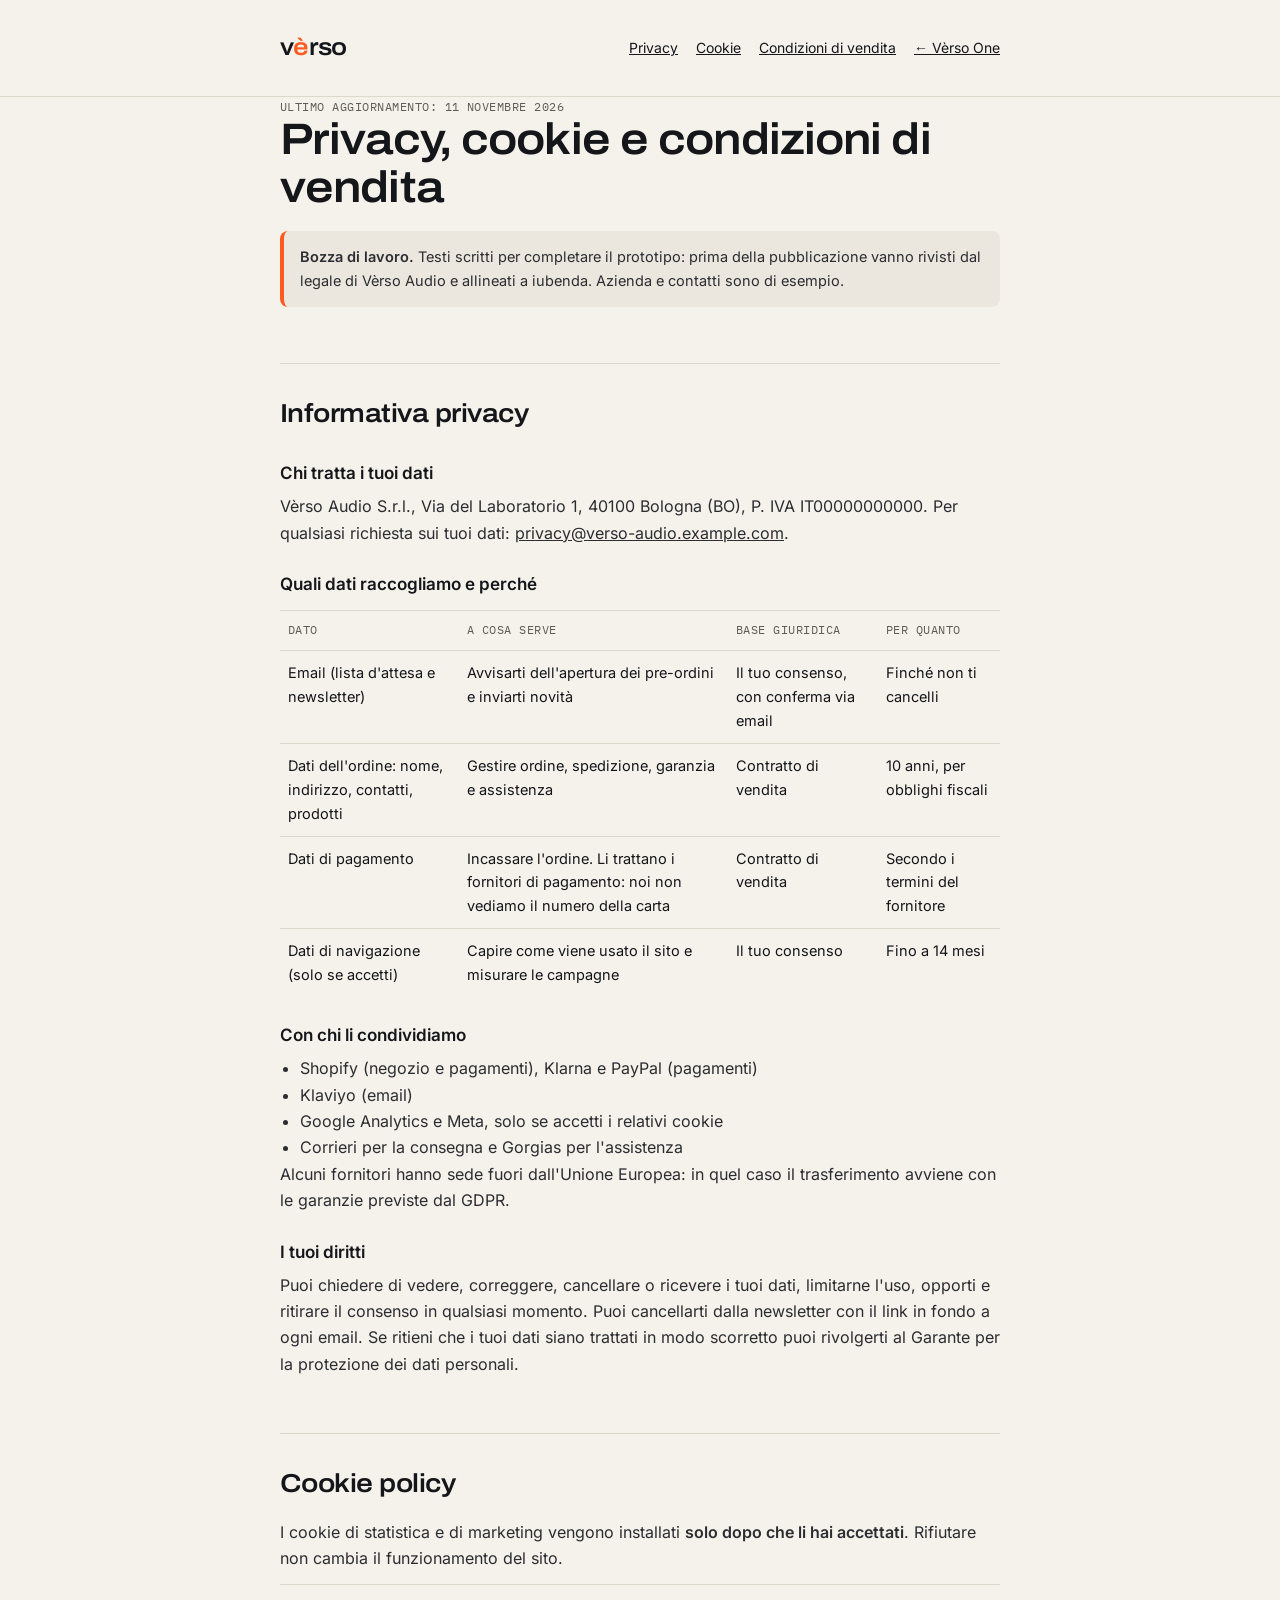
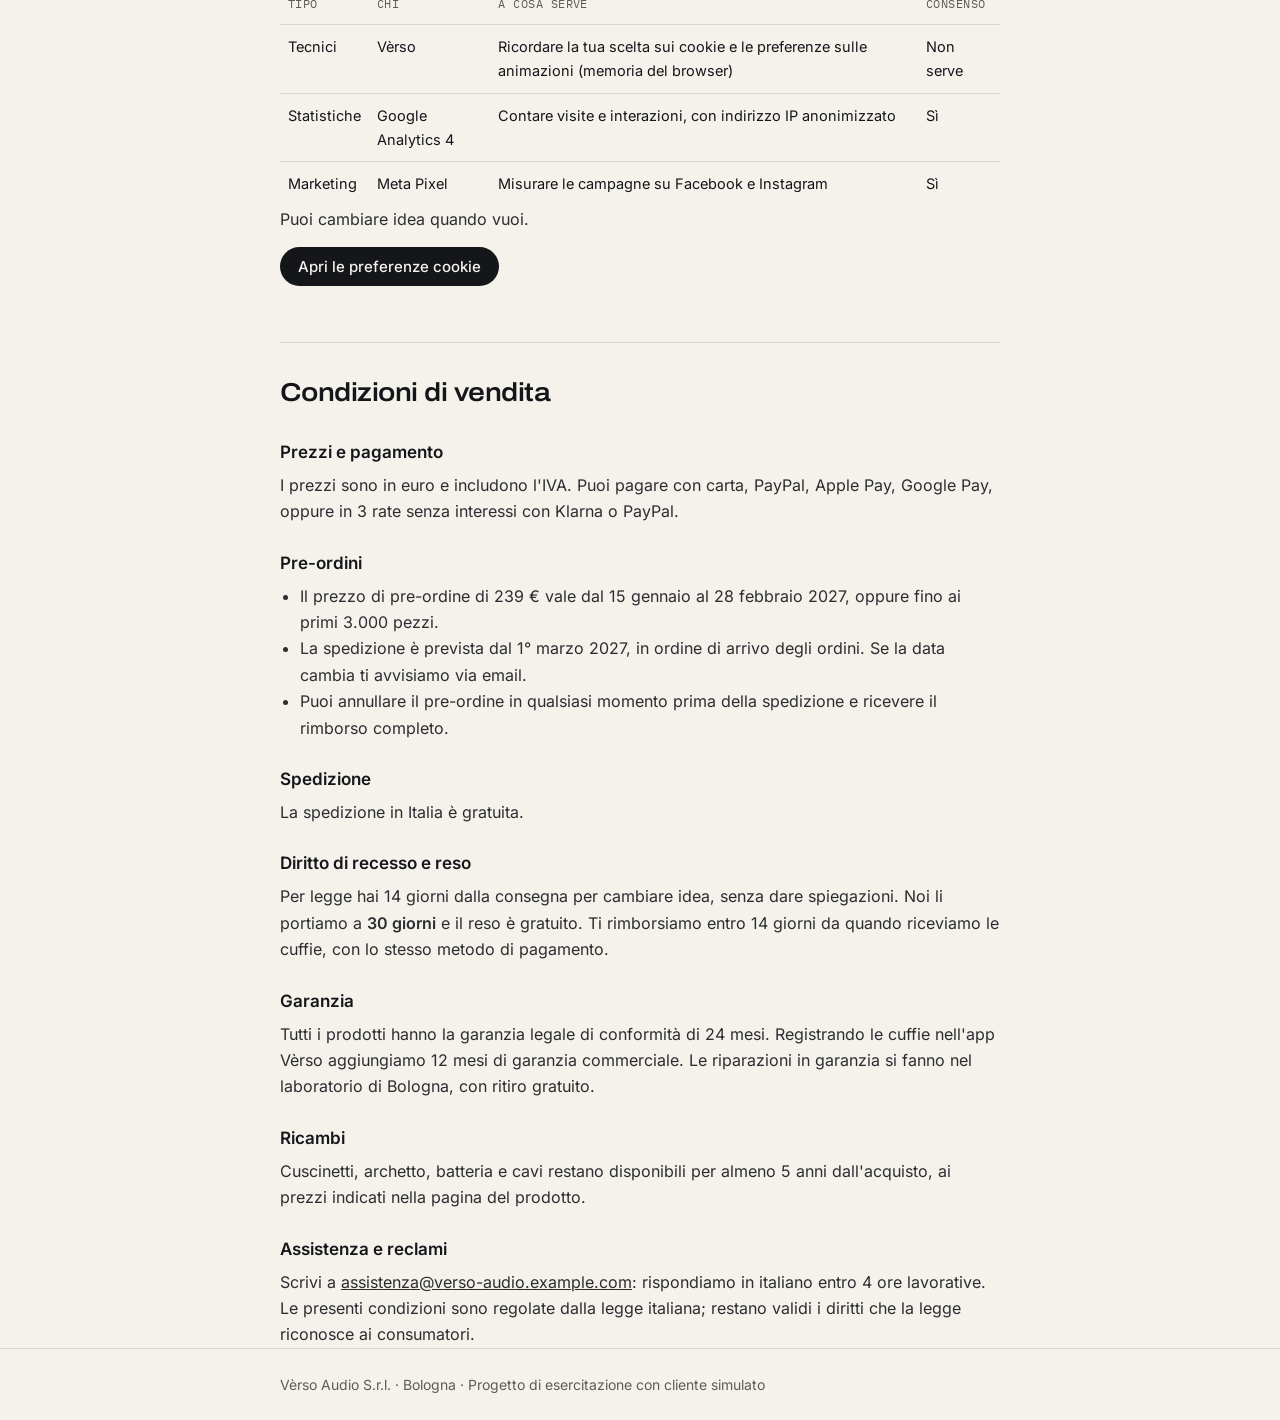
<file: verso/legale/index.html>
<!doctype html>
<html lang="it">
<head>
<meta charset="utf-8">
<meta name="viewport" content="width=device-width, initial-scale=1">
<title>Privacy, cookie e condizioni di vendita — Vèrso</title>
<meta name="robots" content="noindex, nofollow">
<meta name="theme-color" content="#F5F2EC">
<link rel="icon" href="/verso/assets/favicon.svg" type="image/svg+xml">
<link rel="stylesheet" href="/fonts/fonts.css">
<link rel="stylesheet" href="/shared/landing.css">
<style>
:root{--grafite:#14161A;--carta:#F5F2EC;--carta-2:#ECE7DE;--muted:#5F5B55;--line:#DDD7CC;--accent:#FF5A1F;--accent-ink:#B83A0B;--focus-ink:#14161A;--motion-font:"Inter",Arial,sans-serif}
*{box-sizing:border-box;margin:0;padding:0}
html{scroll-behavior:smooth;scroll-padding-top:24px}
body{background:var(--carta);color:var(--grafite);font-family:"Inter",Arial,sans-serif;font-size:16px;line-height:1.65}
a{color:inherit}
.wrap{max-width:760px;margin:0 auto;padding:0 20px}
header{padding:28px 0;border-bottom:1px solid var(--line)}
header .wrap{display:flex;justify-content:space-between;align-items:center;gap:16px;flex-wrap:wrap}
.logo{font-family:"Archivo",Arial,sans-serif;font-stretch:112%;font-weight:600;font-size:24px;letter-spacing:-.03em;text-decoration:none}
.logo b{color:var(--accent);font-weight:600}
nav{display:flex;gap:18px;flex-wrap:wrap;font-size:14px}
main{padding:48px 0 96px}
h1{font-family:"Archivo",Arial,sans-serif;font-stretch:112%;font-weight:600;font-size:clamp(30px,5vw,44px);line-height:1.08;letter-spacing:-.02em;margin-bottom:16px}
h2{font-family:"Archivo",Arial,sans-serif;font-stretch:112%;font-weight:600;font-size:26px;letter-spacing:-.02em;margin:56px 0 14px;padding-top:28px;border-top:1px solid var(--line)}
h3{font-size:17px;font-weight:600;margin:24px 0 6px}
p,li{color:#2b2d31}
p+p{margin-top:10px}
ul{padding-left:20px;margin-top:6px}
.draft{background:var(--carta-2);border-left:4px solid var(--accent);border-radius:8px;padding:14px 16px;font-size:14.5px;margin:20px 0 8px}
.meta{font-family:"IBM Plex Mono",monospace;font-size:12px;text-transform:uppercase;letter-spacing:.04em;color:var(--muted)}
table{width:100%;border-collapse:collapse;margin-top:12px;font-size:14.5px}
th,td{text-align:left;padding:10px 8px;border-top:1px solid var(--line);vertical-align:top}
th{font-family:"IBM Plex Mono",monospace;font-size:11.5px;text-transform:uppercase;letter-spacing:.04em;color:var(--muted);font-weight:400}
.btn{display:inline-block;margin-top:14px;font:500 15px/1 "Inter",Arial,sans-serif;padding:12px 18px;border-radius:999px;border:0;background:var(--grafite);color:var(--carta);cursor:pointer}
footer{border-top:1px solid var(--line);padding:24px 0;font-size:14px;color:var(--muted)}
@media (max-width:560px){table,thead,tbody,tr,th,td{display:block}thead{display:none}td{border:0;padding:2px 0}tr{padding:10px 0;border-top:1px solid var(--line)}}
</style>
</head>
<body>
<a class="skip" href="#contenuto">Vai al contenuto</a>
<header>
  <div class="wrap">
    <a class="logo" href="/verso/" aria-label="Vèrso, torna alla pagina di Vèrso One">v<b>è</b>rso</a>
    <nav aria-label="Sezioni legali"><a href="#privacy">Privacy</a><a href="#cookie">Cookie</a><a href="#condizioni">Condizioni di vendita</a><a href="/verso/">← Vèrso One</a></nav>
  </div>
</header>

<main class="wrap" id="contenuto">
  <p class="meta">Ultimo aggiornamento: 11 novembre 2026</p>
  <h1>Privacy, cookie e condizioni di vendita</h1>
  <p class="draft"><strong>Bozza di lavoro.</strong> Testi scritti per completare il prototipo: prima della pubblicazione vanno rivisti dal legale di Vèrso Audio e allineati a iubenda. Azienda e contatti sono di esempio.</p>

  <h2 id="privacy">Informativa privacy</h2>
  <h3>Chi tratta i tuoi dati</h3>
  <p>Vèrso Audio S.r.l., Via del Laboratorio 1, 40100 Bologna (BO), P. IVA IT00000000000. Per qualsiasi richiesta sui tuoi dati: <a href="mailto:privacy@verso-audio.example.com">privacy@verso-audio.example.com</a>.</p>
  <h3>Quali dati raccogliamo e perché</h3>
  <table>
    <thead><tr><th>Dato</th><th>A cosa serve</th><th>Base giuridica</th><th>Per quanto</th></tr></thead>
    <tbody>
      <tr><td>Email (lista d'attesa e newsletter)</td><td>Avvisarti dell'apertura dei pre-ordini e inviarti novità</td><td>Il tuo consenso, con conferma via email</td><td>Finché non ti cancelli</td></tr>
      <tr><td>Dati dell'ordine: nome, indirizzo, contatti, prodotti</td><td>Gestire ordine, spedizione, garanzia e assistenza</td><td>Contratto di vendita</td><td>10 anni, per obblighi fiscali</td></tr>
      <tr><td>Dati di pagamento</td><td>Incassare l'ordine. Li trattano i fornitori di pagamento: noi non vediamo il numero della carta</td><td>Contratto di vendita</td><td>Secondo i termini del fornitore</td></tr>
      <tr><td>Dati di navigazione (solo se accetti)</td><td>Capire come viene usato il sito e misurare le campagne</td><td>Il tuo consenso</td><td>Fino a 14 mesi</td></tr>
    </tbody>
  </table>
  <h3>Con chi li condividiamo</h3>
  <ul>
    <li>Shopify (negozio e pagamenti), Klarna e PayPal (pagamenti)</li>
    <li>Klaviyo (email)</li>
    <li>Google Analytics e Meta, solo se accetti i relativi cookie</li>
    <li>Corrieri per la consegna e Gorgias per l'assistenza</li>
  </ul>
  <p>Alcuni fornitori hanno sede fuori dall'Unione Europea: in quel caso il trasferimento avviene con le garanzie previste dal GDPR.</p>
  <h3>I tuoi diritti</h3>
  <p>Puoi chiedere di vedere, correggere, cancellare o ricevere i tuoi dati, limitarne l'uso, opporti e ritirare il consenso in qualsiasi momento. Puoi cancellarti dalla newsletter con il link in fondo a ogni email. Se ritieni che i tuoi dati siano trattati in modo scorretto puoi rivolgerti al Garante per la protezione dei dati personali.</p>

  <h2 id="cookie">Cookie policy</h2>
  <p>I cookie di statistica e di marketing vengono installati <strong>solo dopo che li hai accettati</strong>. Rifiutare non cambia il funzionamento del sito.</p>
  <table>
    <thead><tr><th>Tipo</th><th>Chi</th><th>A cosa serve</th><th>Consenso</th></tr></thead>
    <tbody>
      <tr><td>Tecnici</td><td>Vèrso</td><td>Ricordare la tua scelta sui cookie e le preferenze sulle animazioni (memoria del browser)</td><td>Non serve</td></tr>
      <tr><td>Statistiche</td><td>Google Analytics 4</td><td>Contare visite e interazioni, con indirizzo IP anonimizzato</td><td>Sì</td></tr>
      <tr><td>Marketing</td><td>Meta Pixel</td><td>Misurare le campagne su Facebook e Instagram</td><td>Sì</td></tr>
    </tbody>
  </table>
  <p>Puoi cambiare idea quando vuoi.</p>
  <button class="btn" type="button" data-consent-open>Apri le preferenze cookie</button>

  <h2 id="condizioni">Condizioni di vendita</h2>
  <h3>Prezzi e pagamento</h3>
  <p>I prezzi sono in euro e includono l'IVA. Puoi pagare con carta, PayPal, Apple Pay, Google Pay, oppure in 3 rate senza interessi con Klarna o PayPal.</p>
  <h3>Pre-ordini</h3>
  <ul>
    <li>Il prezzo di pre-ordine di 239 € vale dal 15 gennaio al 28 febbraio 2027, oppure fino ai primi 3.000 pezzi.</li>
    <li>La spedizione è prevista dal 1° marzo 2027, in ordine di arrivo degli ordini. Se la data cambia ti avvisiamo via email.</li>
    <li>Puoi annullare il pre-ordine in qualsiasi momento prima della spedizione e ricevere il rimborso completo.</li>
  </ul>
  <h3>Spedizione</h3>
  <p>La spedizione in Italia è gratuita.</p>
  <h3>Diritto di recesso e reso</h3>
  <p>Per legge hai 14 giorni dalla consegna per cambiare idea, senza dare spiegazioni. Noi li portiamo a <strong>30 giorni</strong> e il reso è gratuito. Ti rimborsiamo entro 14 giorni da quando riceviamo le cuffie, con lo stesso metodo di pagamento.</p>
  <h3>Garanzia</h3>
  <p>Tutti i prodotti hanno la garanzia legale di conformità di 24 mesi. Registrando le cuffie nell'app Vèrso aggiungiamo 12 mesi di garanzia commerciale. Le riparazioni in garanzia si fanno nel laboratorio di Bologna, con ritiro gratuito.</p>
  <h3>Ricambi</h3>
  <p>Cuscinetti, archetto, batteria e cavi restano disponibili per almeno 5 anni dall'acquisto, ai prezzi indicati nella pagina del prodotto.</p>
  <h3>Assistenza e reclami</h3>
  <p>Scrivi a <a href="mailto:assistenza@verso-audio.example.com">assistenza@verso-audio.example.com</a>: rispondiamo in italiano entro 4 ore lavorative. Le presenti condizioni sono regolate dalla legge italiana; restano validi i diritti che la legge riconosce ai consumatori.</p>
</main>

<footer><div class="wrap">Vèrso Audio S.r.l. · Bologna · Progetto di esercitazione con cliente simulato</div></footer>

<script>window.CONSENT = { ga4: '', metaPixel: '', demo: false, policyUrl: '#cookie' };</script>
<script src="/shared/consent.js"></script>
</body>
</html>
</file>
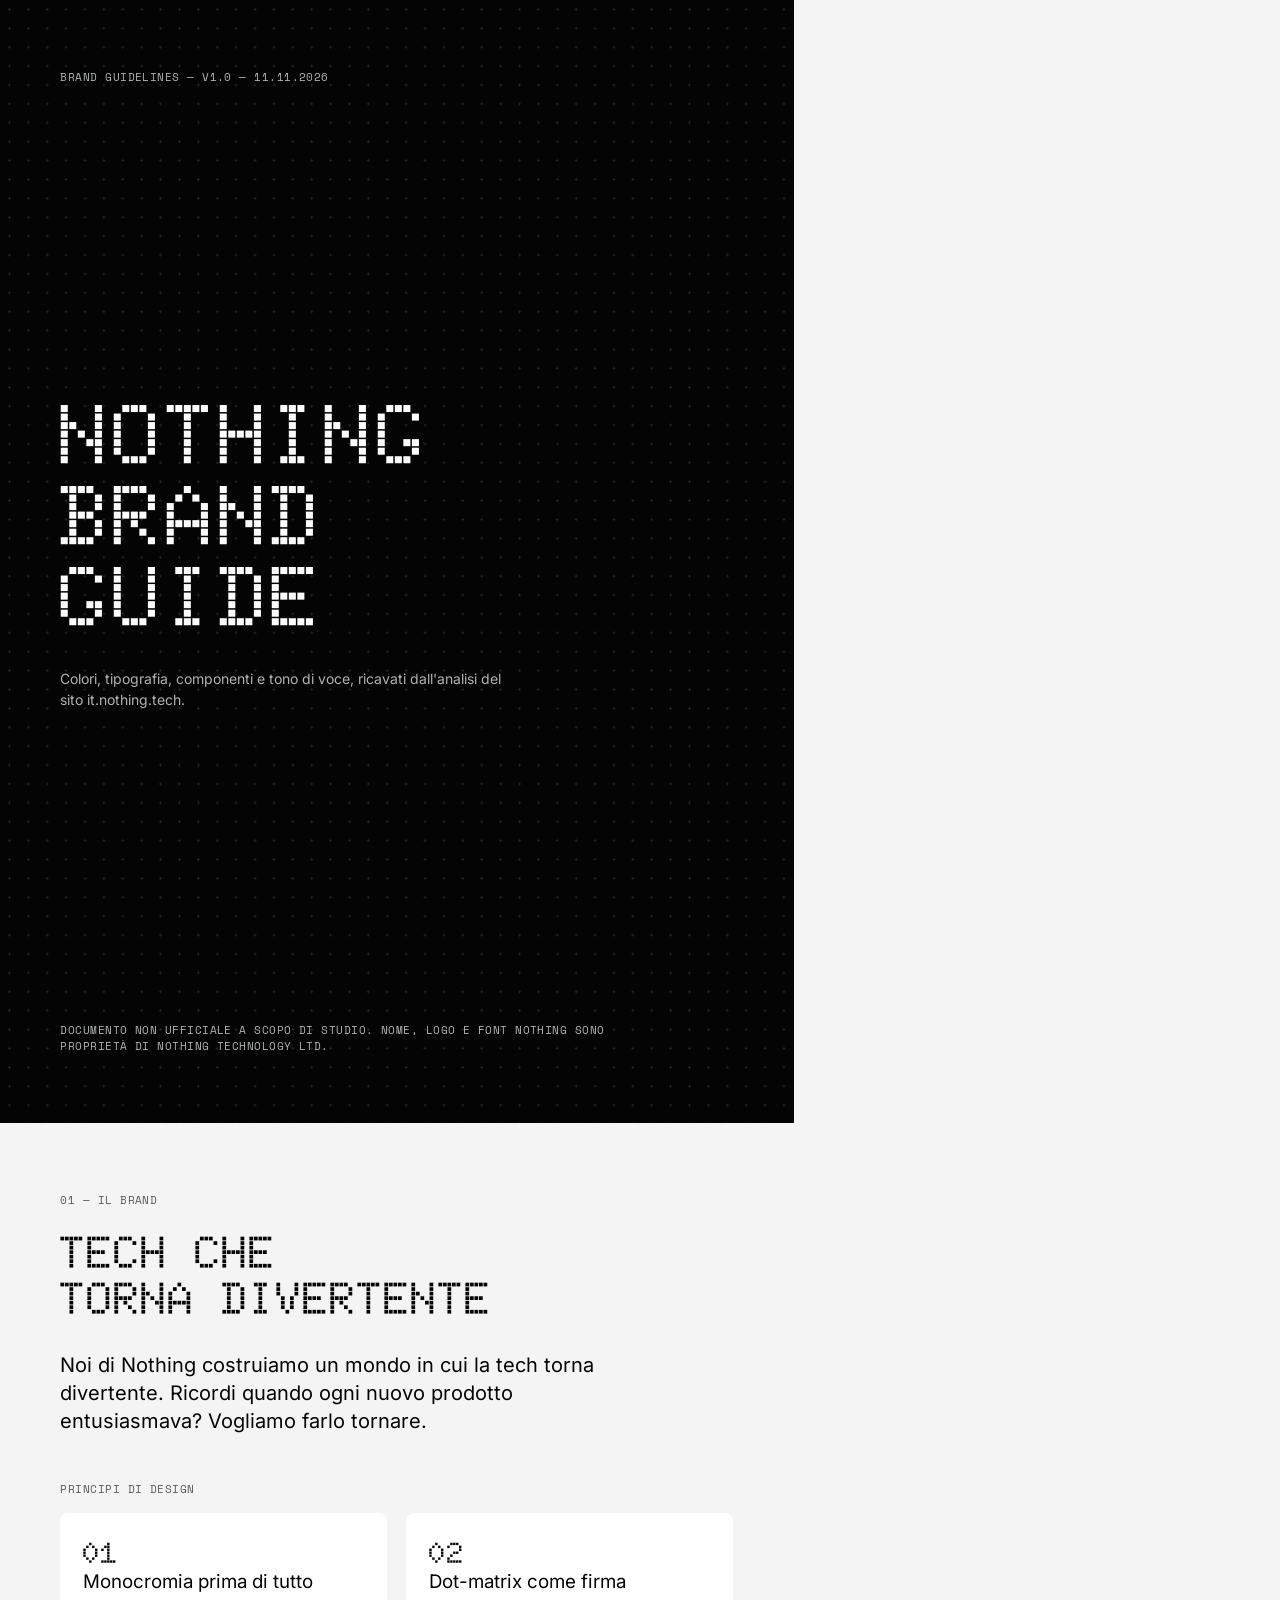
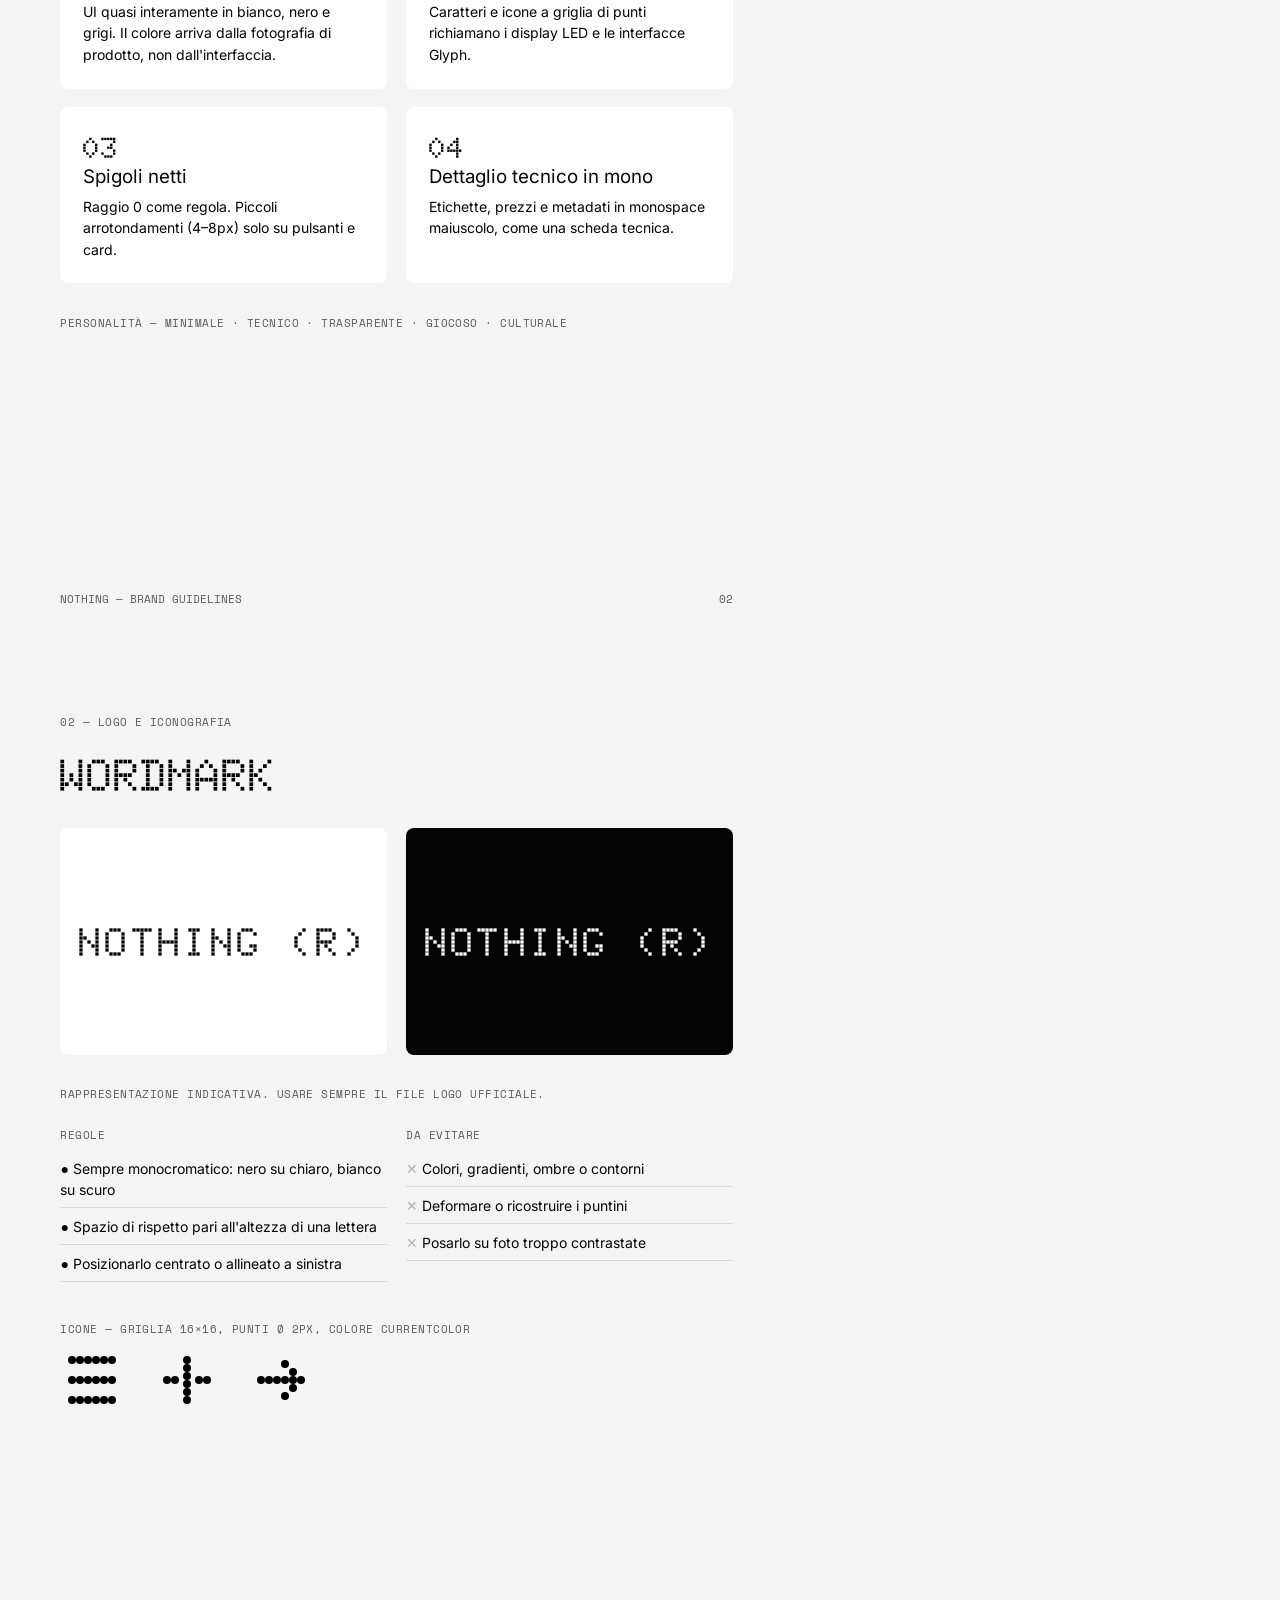
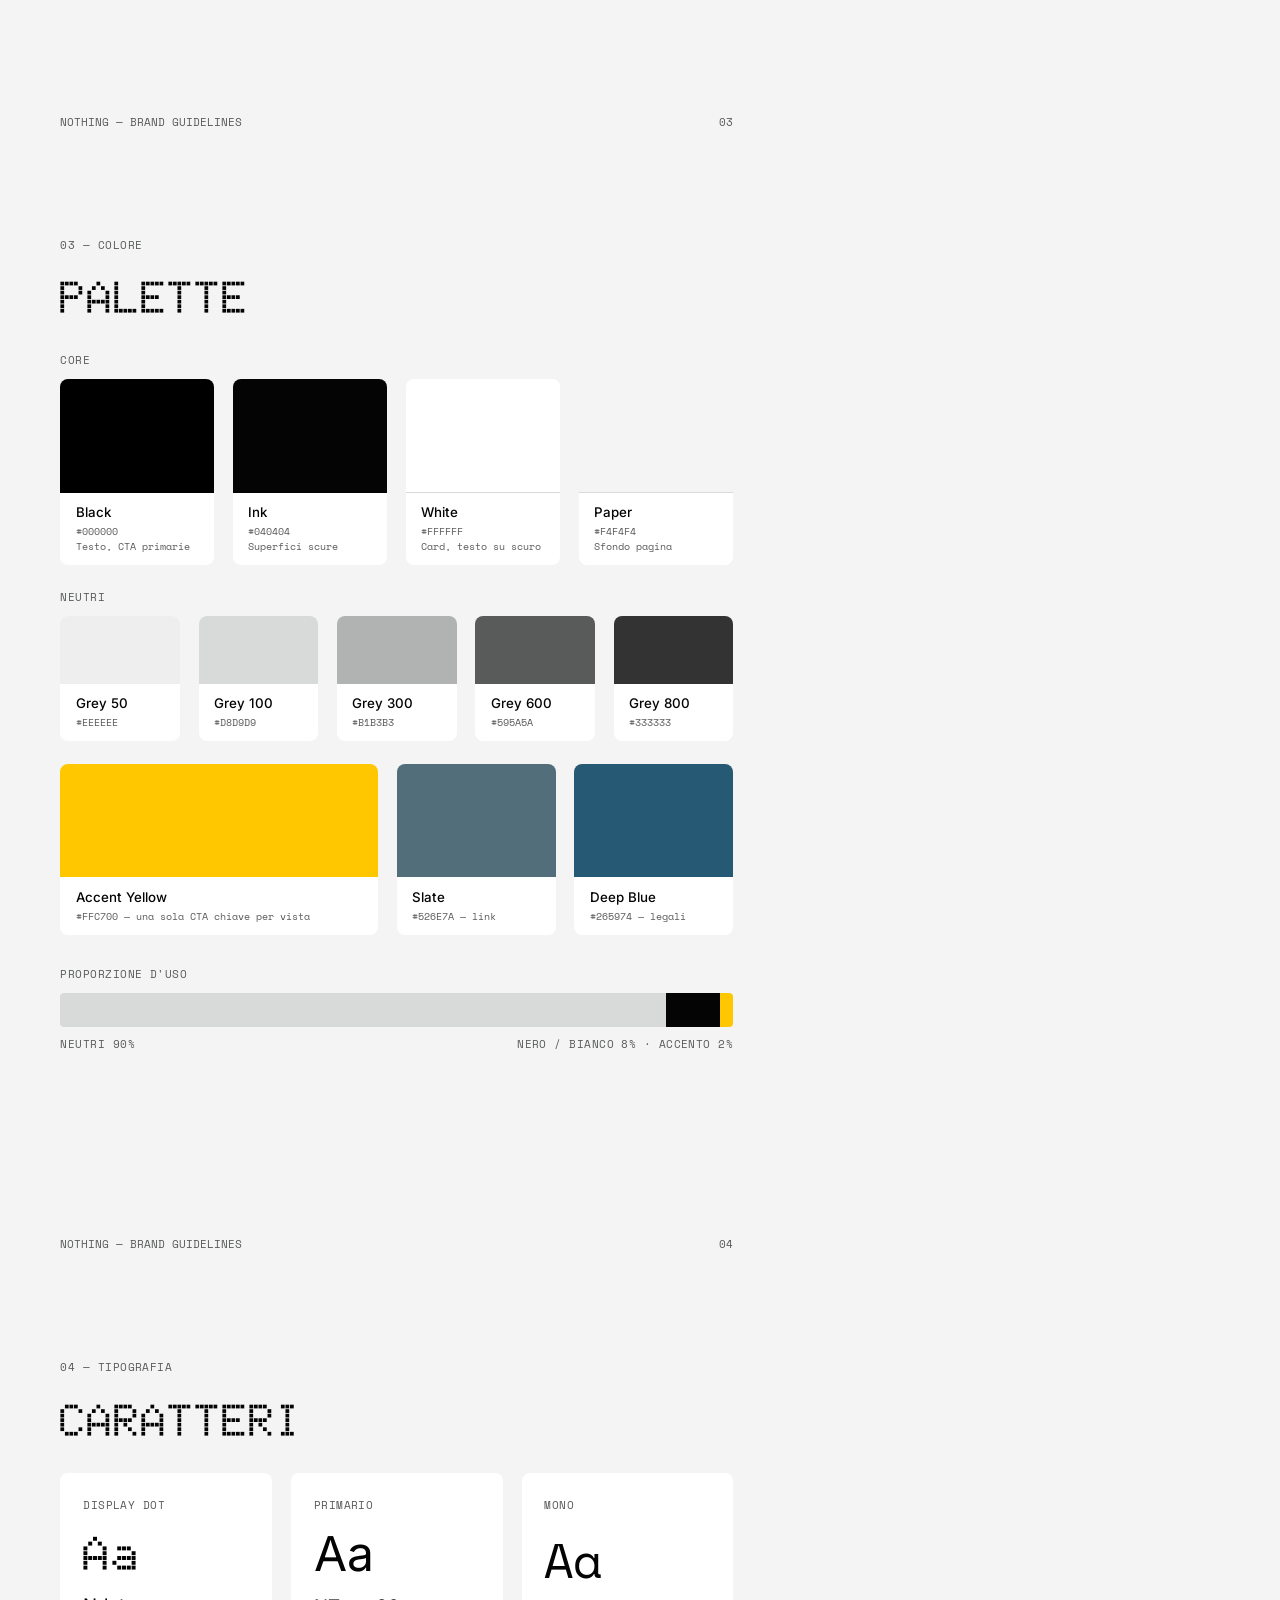
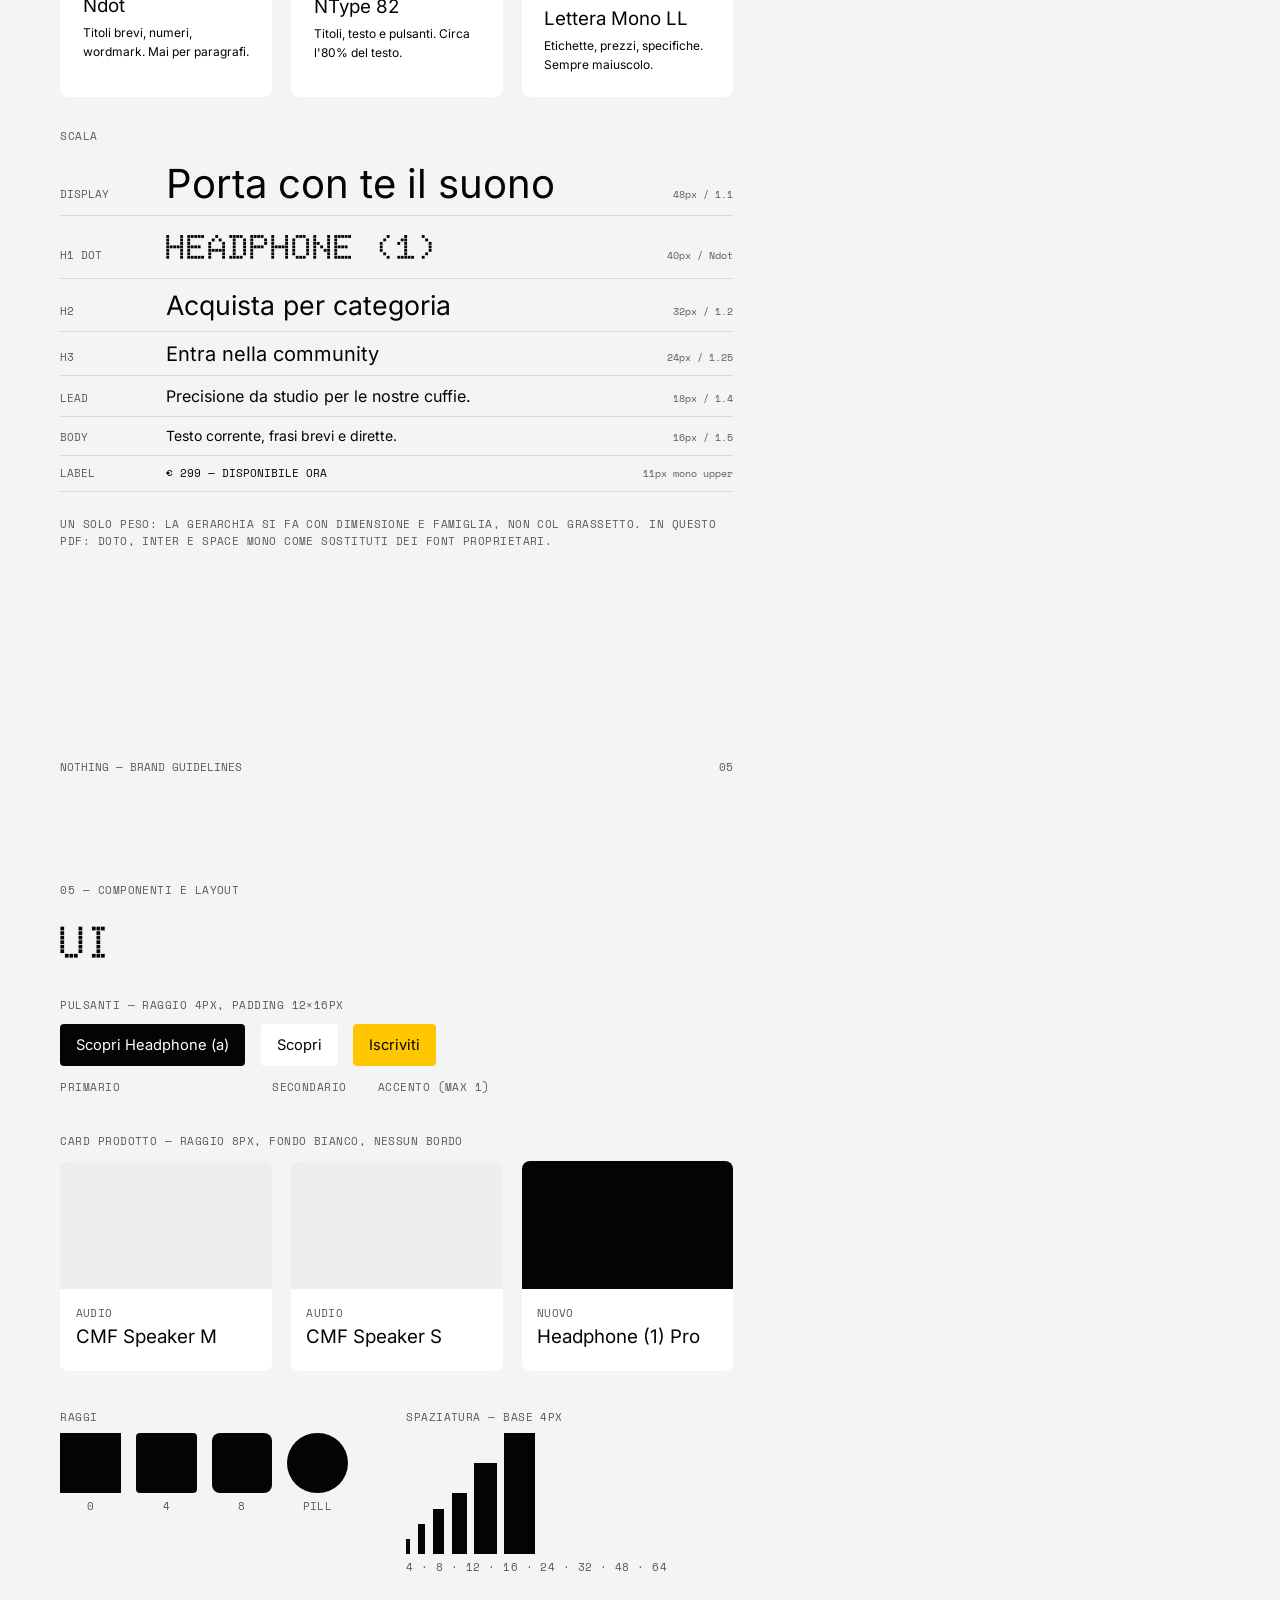
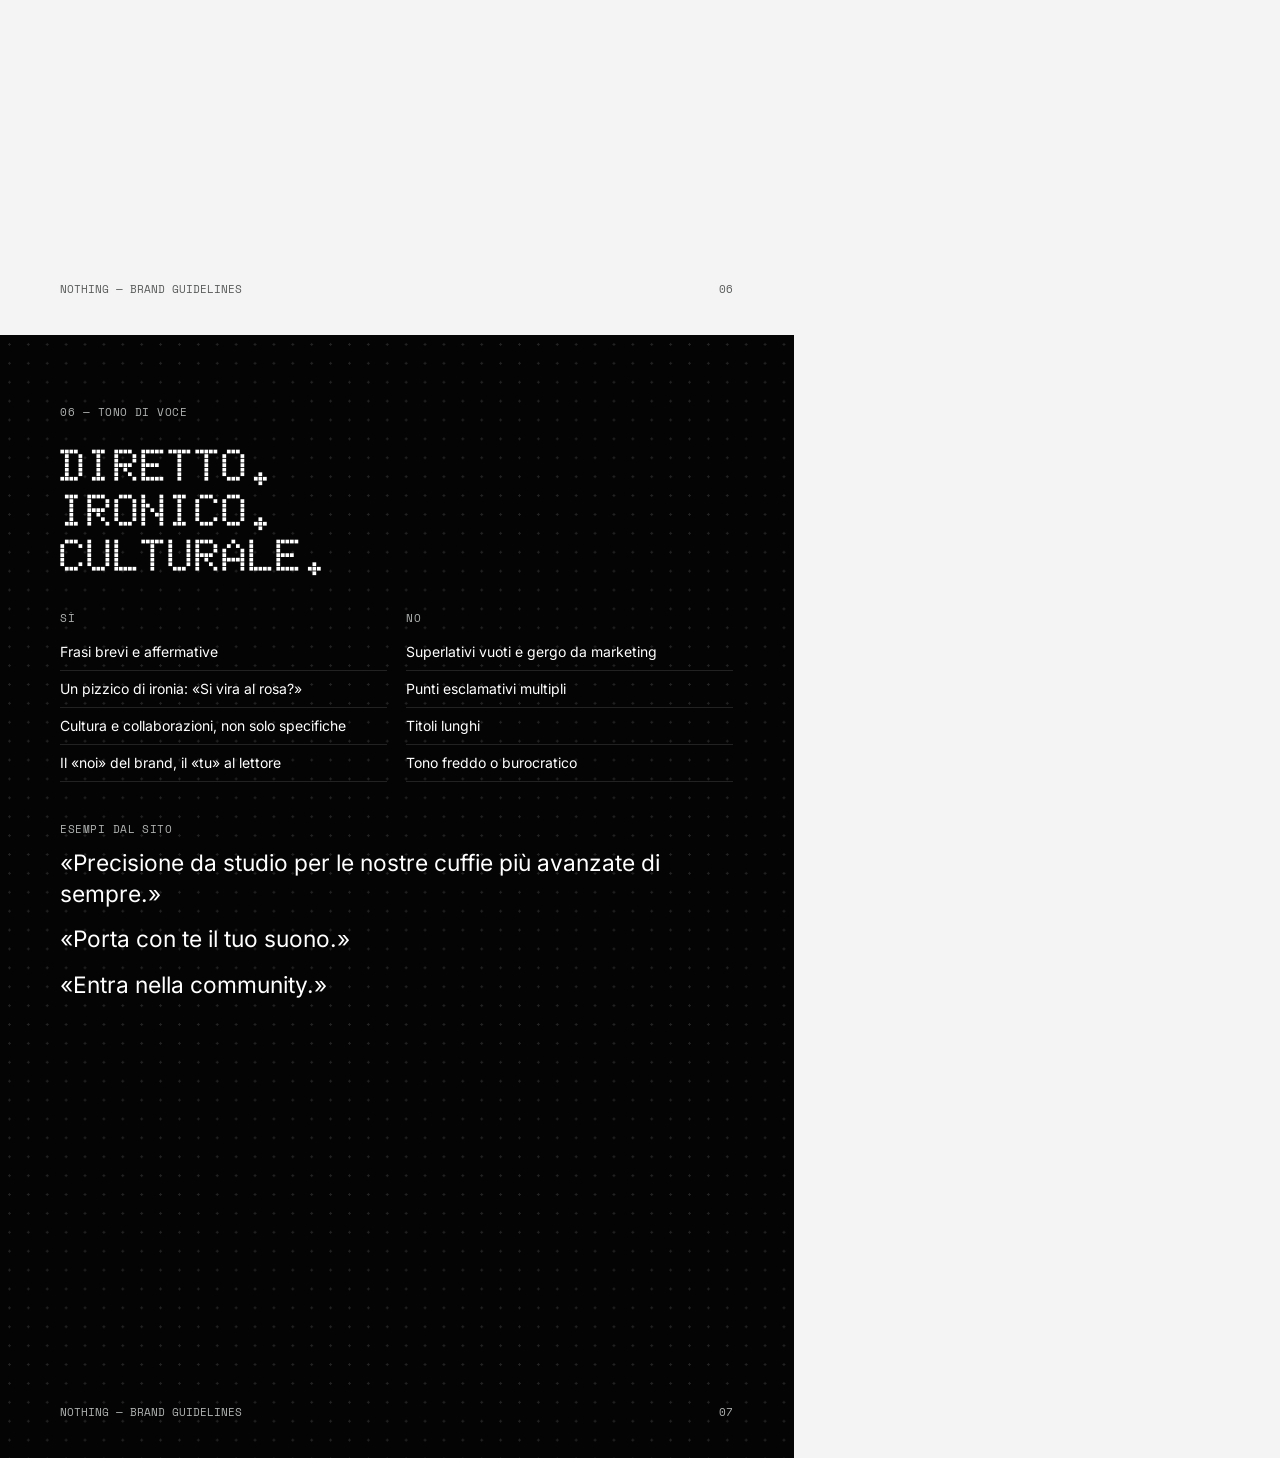
<file: brand-guidelines/nothing/brand-guidelines.html>
<!doctype html>
<html lang="it">
<head>
<meta charset="utf-8">
<title>Nothing — Brand Guidelines</title>
<link href="../../fonts/fonts.css" rel="stylesheet">
<style>
  @page { size: A4; margin: 0; }
  :root{
    --black:#000; --ink:#040404; --white:#fff; --paper:#F4F4F4;
    --g50:#EEEEEE; --g100:#D8D9D9; --g300:#B1B3B3; --g600:#595A5A; --g800:#333;
    --accent:#FFC700;
    --dot:"Doto", monospace; --sans:"Inter", Arial, sans-serif; --mono:"Space Mono", monospace;
  }
  *{box-sizing:border-box;margin:0;padding:0}
  html,body{background:var(--paper);color:var(--ink);font-family:var(--sans);-webkit-print-color-adjust:exact;print-color-adjust:exact}
  .page{width:210mm;height:297mm;padding:18mm 16mm;position:relative;overflow:hidden;page-break-after:always;background:var(--paper)}
  .page:last-child{page-break-after:auto}
  .dark{background:var(--ink);color:var(--white)}
  .foot{position:absolute;left:16mm;right:16mm;bottom:10mm;display:flex;justify-content:space-between;font-family:var(--mono);font-size:8pt;text-transform:uppercase;color:var(--g600)}
  .dark .foot{color:var(--g300)}
  .label{font-family:var(--mono);font-size:8.5pt;text-transform:uppercase;letter-spacing:.04em;color:var(--g600)}
  .dark .label{color:var(--g300)}
  h1{font-family:var(--dot);font-weight:800;font-size:64pt;line-height:.95;letter-spacing:.02em}
  h2{font-family:var(--dot);font-weight:800;font-size:34pt;line-height:1;margin:6mm 0 8mm}
  h3{font-weight:400;font-size:14pt;margin-bottom:2mm}
  p{font-size:10.5pt;line-height:1.55}
  .grid{display:grid;gap:5mm}
  .g2{grid-template-columns:1fr 1fr}.g3{grid-template-columns:repeat(3,1fr)}.g4{grid-template-columns:repeat(4,1fr)}
  .card{background:var(--white);border-radius:8px;padding:6mm}
  .rule{border-top:1px solid var(--g100);padding-top:4mm}
  .dotgrid{position:absolute;inset:0;background-image:radial-gradient(circle,rgba(255,255,255,.12) 1px,transparent 1.4px);background-size:5mm 5mm}
  .sw{border-radius:8px;overflow:hidden;background:var(--white)}
  .sw .c{height:30mm}
  .sw .i{padding:3mm 4mm}
  .sw .i b{display:block;font-weight:500;font-size:10pt}
  .sw .i span{font-family:var(--mono);font-size:7.5pt;color:var(--g600);display:block;margin-top:1mm}
  .btn{display:inline-block;font-size:11pt;padding:12px 16px;border-radius:4px}
  .num{font-family:var(--dot);font-weight:800;font-size:22pt}
  ul{list-style:none}
  li{font-size:10.5pt;line-height:1.5;padding:2mm 0;border-bottom:1px solid var(--g100)}
  .dark li{border-color:#222}
  .do li::before{content:"● ";color:var(--ink)} .dont li::before{content:"✕ ";color:var(--g300)}
  .tbl{width:100%;border-collapse:collapse}
  .tbl td{padding:2.6mm 0;border-bottom:1px solid var(--g100);vertical-align:baseline}
  .tbl td:first-child{font-family:var(--mono);font-size:8pt;text-transform:uppercase;color:var(--g600);width:28mm}
  .tbl td:last-child{font-family:var(--mono);font-size:7.5pt;color:var(--g600);text-align:right;width:40mm}
</style>
</head>
<body>

<!-- 1. Cover -->
<section class="page dark">
  <div class="dotgrid"></div>
  <div style="position:relative;height:100%;display:flex;flex-direction:column;justify-content:space-between">
    <div class="label">Brand Guidelines — v1.0 — 11.11.2026</div>
    <div>
      <h1>NOTHING<br>BRAND<br>GUIDE</h1>
      <p style="margin-top:8mm;max-width:120mm;color:var(--g300)">Colori, tipografia, componenti e tono di voce, ricavati dall'analisi del sito it.nothing.tech.</p>
    </div>
    <div class="label" style="max-width:150mm;line-height:1.5">Documento non ufficiale a scopo di studio. Nome, logo e font Nothing sono proprietà di Nothing Technology Ltd.</div>
  </div>
</section>

<!-- 2. Brand -->
<section class="page">
  <div class="label">01 — Il brand</div>
  <h2>TECH CHE<br>TORNA DIVERTENTE</h2>
  <p style="font-size:15pt;line-height:1.4;max-width:150mm;margin-bottom:12mm">Noi di Nothing costruiamo un mondo in cui la tech torna divertente. Ricordi quando ogni nuovo prodotto entusiasmava? Vogliamo farlo tornare.</p>
  <div class="label" style="margin-bottom:4mm">Principi di design</div>
  <div class="grid g2">
    <div class="card"><div class="num">01</div><h3>Monocromia prima di tutto</h3><p>UI quasi interamente in bianco, nero e grigi. Il colore arriva dalla fotografia di prodotto, non dall'interfaccia.</p></div>
    <div class="card"><div class="num">02</div><h3>Dot-matrix come firma</h3><p>Caratteri e icone a griglia di punti richiamano i display LED e le interfacce Glyph.</p></div>
    <div class="card"><div class="num">03</div><h3>Spigoli netti</h3><p>Raggio 0 come regola. Piccoli arrotondamenti (4–8px) solo su pulsanti e card.</p></div>
    <div class="card"><div class="num">04</div><h3>Dettaglio tecnico in mono</h3><p>Etichette, prezzi e metadati in monospace maiuscolo, come una scheda tecnica.</p></div>
  </div>
  <div class="label" style="margin-top:8mm">Personalità — minimale · tecnico · trasparente · giocoso · culturale</div>
  <div class="foot"><span>Nothing — Brand Guidelines</span><span>02</span></div>
</section>

<!-- 3. Logo -->
<section class="page">
  <div class="label">02 — Logo e iconografia</div>
  <h2>WORDMARK</h2>
  <div class="grid g2" style="margin-bottom:8mm">
    <div style="background:var(--white);border-radius:8px;height:60mm;display:flex;align-items:center;justify-content:center"><span style="font-family:var(--dot);font-weight:800;font-size:30pt;letter-spacing:.06em">NOTHING (R)</span></div>
    <div style="background:var(--ink);color:#fff;border-radius:8px;height:60mm;display:flex;align-items:center;justify-content:center"><span style="font-family:var(--dot);font-weight:800;font-size:30pt;letter-spacing:.06em">NOTHING (R)</span></div>
  </div>
  <p class="label" style="margin-bottom:6mm">Rappresentazione indicativa. Usare sempre il file logo ufficiale.</p>
  <div class="grid g2">
    <div><div class="label" style="margin-bottom:2mm">Regole</div><ul class="do">
      <li>Sempre monocromatico: nero su chiaro, bianco su scuro</li>
      <li>Spazio di rispetto pari all'altezza di una lettera</li>
      <li>Posizionarlo centrato o allineato a sinistra</li></ul></div>
    <div><div class="label" style="margin-bottom:2mm">Da evitare</div><ul class="dont">
      <li>Colori, gradienti, ombre o contorni</li>
      <li>Deformare o ricostruire i puntini</li>
      <li>Posarlo su foto troppo contrastate</li></ul></div>
  </div>
  <div class="label" style="margin:10mm 0 3mm">Icone — griglia 16×16, punti Ø 2px, colore currentColor</div>
  <div style="display:flex;gap:8mm;align-items:center">
    <svg width="64" height="64" viewBox="0 0 16 16"><g fill="#040404"><circle cx="3" cy="3" r="1"/><circle cx="5" cy="3" r="1"/><circle cx="7" cy="3" r="1"/><circle cx="9" cy="3" r="1"/><circle cx="11" cy="3" r="1"/><circle cx="13" cy="3" r="1"/><circle cx="3" cy="8" r="1"/><circle cx="5" cy="8" r="1"/><circle cx="7" cy="8" r="1"/><circle cx="9" cy="8" r="1"/><circle cx="11" cy="8" r="1"/><circle cx="13" cy="8" r="1"/><circle cx="3" cy="13" r="1"/><circle cx="5" cy="13" r="1"/><circle cx="7" cy="13" r="1"/><circle cx="9" cy="13" r="1"/><circle cx="11" cy="13" r="1"/><circle cx="13" cy="13" r="1"/></g></svg>
    <svg width="64" height="64" viewBox="0 0 16 16"><g fill="#040404"><circle cx="8" cy="3" r="1"/><circle cx="8" cy="5" r="1"/><circle cx="8" cy="7" r="1"/><circle cx="8" cy="9" r="1"/><circle cx="8" cy="11" r="1"/><circle cx="8" cy="13" r="1"/><circle cx="3" cy="8" r="1"/><circle cx="5" cy="8" r="1"/><circle cx="11" cy="8" r="1"/><circle cx="13" cy="8" r="1"/></g></svg>
    <svg width="64" height="64" viewBox="0 0 16 16"><g fill="#040404"><circle cx="3" cy="8" r="1"/><circle cx="5" cy="8" r="1"/><circle cx="7" cy="8" r="1"/><circle cx="9" cy="8" r="1"/><circle cx="11" cy="8" r="1"/><circle cx="13" cy="8" r="1"/><circle cx="11" cy="6" r="1"/><circle cx="9" cy="4" r="1"/><circle cx="11" cy="10" r="1"/><circle cx="9" cy="12" r="1"/></g></svg>
  </div>
  <div class="foot"><span>Nothing — Brand Guidelines</span><span>03</span></div>
</section>

<!-- 4. Colori -->
<section class="page">
  <div class="label">03 — Colore</div>
  <h2>PALETTE</h2>
  <div class="label" style="margin-bottom:3mm">Core</div>
  <div class="grid g4" style="margin-bottom:6mm">
    <div class="sw"><div class="c" style="background:#000"></div><div class="i"><b>Black</b><span>#000000<br>Testo, CTA primarie</span></div></div>
    <div class="sw"><div class="c" style="background:#040404"></div><div class="i"><b>Ink</b><span>#040404<br>Superfici scure</span></div></div>
    <div class="sw"><div class="c" style="background:#fff;border-bottom:1px solid #D8D9D9"></div><div class="i"><b>White</b><span>#FFFFFF<br>Card, testo su scuro</span></div></div>
    <div class="sw"><div class="c" style="background:#F4F4F4;border-bottom:1px solid #D8D9D9"></div><div class="i"><b>Paper</b><span>#F4F4F4<br>Sfondo pagina</span></div></div>
  </div>
  <div class="label" style="margin-bottom:3mm">Neutri</div>
  <div class="grid g4" style="margin-bottom:6mm;grid-template-columns:repeat(5,1fr)">
    <div class="sw"><div class="c" style="height:18mm;background:#EEEEEE"></div><div class="i"><b>Grey 50</b><span>#EEEEEE</span></div></div>
    <div class="sw"><div class="c" style="height:18mm;background:#D8D9D9"></div><div class="i"><b>Grey 100</b><span>#D8D9D9</span></div></div>
    <div class="sw"><div class="c" style="height:18mm;background:#B1B3B3"></div><div class="i"><b>Grey 300</b><span>#B1B3B3</span></div></div>
    <div class="sw"><div class="c" style="height:18mm;background:#595A5A"></div><div class="i"><b>Grey 600</b><span>#595A5A</span></div></div>
    <div class="sw"><div class="c" style="height:18mm;background:#333333"></div><div class="i"><b>Grey 800</b><span>#333333</span></div></div>
  </div>
  <div class="grid g2" style="grid-template-columns:2fr 1fr 1fr;margin-bottom:8mm">
    <div class="sw"><div class="c" style="background:#FFC700"></div><div class="i"><b>Accent Yellow</b><span>#FFC700 — una sola CTA chiave per vista</span></div></div>
    <div class="sw"><div class="c" style="background:#526E7A"></div><div class="i"><b>Slate</b><span>#526E7A — link</span></div></div>
    <div class="sw"><div class="c" style="background:#265974"></div><div class="i"><b>Deep Blue</b><span>#265974 — legali</span></div></div>
  </div>
  <div class="label" style="margin-bottom:3mm">Proporzione d'uso</div>
  <div style="display:flex;height:9mm;border-radius:4px;overflow:hidden">
    <div style="flex:90;background:#D8D9D9"></div><div style="flex:8;background:#040404"></div><div style="flex:2;background:#FFC700"></div>
  </div>
  <div style="display:flex;justify-content:space-between;margin-top:2mm" class="label"><span>Neutri 90%</span><span>Nero / bianco 8% · Accento 2%</span></div>
  <div class="foot"><span>Nothing — Brand Guidelines</span><span>04</span></div>
</section>

<!-- 5. Tipografia -->
<section class="page">
  <div class="label">04 — Tipografia</div>
  <h2>CARATTERI</h2>
  <div class="grid g3" style="margin-bottom:8mm">
    <div class="card"><div class="label">Display dot</div><div style="font-family:var(--dot);font-weight:800;font-size:36pt;margin:3mm 0">Aa</div><h3>Ndot</h3><p style="font-size:9pt">Titoli brevi, numeri, wordmark. Mai per paragrafi.</p></div>
    <div class="card"><div class="label">Primario</div><div style="font-size:36pt;margin:3mm 0">Aa</div><h3>NType 82</h3><p style="font-size:9pt">Titoli, testo e pulsanti. Circa l'80% del testo.</p></div>
    <div class="card"><div class="label">Mono</div><div style="font-family:var(--mono);font-size:36pt;margin:3mm 0">Aa</div><h3>Lettera Mono LL</h3><p style="font-size:9pt">Etichette, prezzi, specifiche. Sempre maiuscolo.</p></div>
  </div>
  <div class="label" style="margin-bottom:2mm">Scala</div>
  <table class="tbl">
    <tr><td>Display</td><td style="font-size:30pt;line-height:1.1">Porta con te il suono</td><td>48px / 1.1</td></tr>
    <tr><td>H1 dot</td><td style="font-family:var(--dot);font-weight:800;font-size:26pt">HEADPHONE (1)</td><td>40px / Ndot</td></tr>
    <tr><td>H2</td><td style="font-size:20pt">Acquista per categoria</td><td>32px / 1.2</td></tr>
    <tr><td>H3</td><td style="font-size:15pt">Entra nella community</td><td>24px / 1.25</td></tr>
    <tr><td>Lead</td><td style="font-size:12pt">Precisione da studio per le nostre cuffie.</td><td>18px / 1.4</td></tr>
    <tr><td>Body</td><td style="font-size:10.5pt">Testo corrente, frasi brevi e dirette.</td><td>16px / 1.5</td></tr>
    <tr><td>Label</td><td style="font-family:var(--mono);font-size:8pt;text-transform:uppercase">€ 299 — Disponibile ora</td><td>11px mono upper</td></tr>
  </table>
  <p class="label" style="margin-top:6mm;line-height:1.5">Un solo peso: la gerarchia si fa con dimensione e famiglia, non col grassetto. In questo PDF: Doto, Inter e Space Mono come sostituti dei font proprietari.</p>
  <div class="foot"><span>Nothing — Brand Guidelines</span><span>05</span></div>
</section>

<!-- 6. Componenti -->
<section class="page">
  <div class="label">05 — Componenti e layout</div>
  <h2>UI</h2>
  <div class="label" style="margin-bottom:3mm">Pulsanti — raggio 4px, padding 12×16px</div>
  <div style="display:flex;gap:4mm;margin-bottom:3mm">
    <span class="btn" style="background:#040404;color:#fff">Scopri Headphone (a)</span>
    <span class="btn" style="background:#fff;color:#040404">Scopri</span>
    <span class="btn" style="background:#FFC700;color:#040404">Iscriviti</span>
  </div>
  <div style="display:flex;gap:4mm;margin-bottom:10mm" class="label"><span style="width:52mm">Primario</span><span style="width:24mm">Secondario</span><span>Accento (max 1)</span></div>
  <div class="label" style="margin-bottom:3mm">Card prodotto — raggio 8px, fondo bianco, nessun bordo</div>
  <div class="grid g3" style="margin-bottom:10mm">
    <div class="card" style="padding:0;overflow:hidden"><div style="height:34mm;background:#EEEEEE"></div><div style="padding:4mm"><div class="label">Audio</div><h3 style="margin-top:1mm">CMF Speaker M</h3></div></div>
    <div class="card" style="padding:0;overflow:hidden"><div style="height:34mm;background:#EEEEEE"></div><div style="padding:4mm"><div class="label">Audio</div><h3 style="margin-top:1mm">CMF Speaker S</h3></div></div>
    <div class="card" style="padding:0;overflow:hidden"><div style="height:34mm;background:#040404"></div><div style="padding:4mm"><div class="label">Nuovo</div><h3 style="margin-top:1mm">Headphone (1) Pro</h3></div></div>
  </div>
  <div class="grid g2">
    <div><div class="label" style="margin-bottom:2mm">Raggi</div>
      <div style="display:flex;gap:4mm;align-items:end">
        <div style="text-align:center"><div style="width:16mm;height:16mm;background:#040404"></div><div class="label" style="margin-top:1mm">0</div></div>
        <div style="text-align:center"><div style="width:16mm;height:16mm;background:#040404;border-radius:4px"></div><div class="label" style="margin-top:1mm">4</div></div>
        <div style="text-align:center"><div style="width:16mm;height:16mm;background:#040404;border-radius:8px"></div><div class="label" style="margin-top:1mm">8</div></div>
        <div style="text-align:center"><div style="width:16mm;height:16mm;background:#040404;border-radius:9999px"></div><div class="label" style="margin-top:1mm">Pill</div></div>
      </div></div>
    <div><div class="label" style="margin-bottom:2mm">Spaziatura — base 4px</div>
      <div style="display:flex;gap:2mm;align-items:end">
        <div style="width:1mm;height:4mm;background:#040404"></div><div style="width:2mm;height:8mm;background:#040404"></div><div style="width:3mm;height:12mm;background:#040404"></div><div style="width:4mm;height:16mm;background:#040404"></div><div style="width:6mm;height:24mm;background:#040404"></div><div style="width:8mm;height:32mm;background:#040404"></div>
      </div><div class="label" style="margin-top:1mm">4 · 8 · 12 · 16 · 24 · 32 · 48 · 64</div></div>
  </div>
  <div class="foot"><span>Nothing — Brand Guidelines</span><span>06</span></div>
</section>

<!-- 7. Voce -->
<section class="page dark">
  <div class="dotgrid"></div>
  <div style="position:relative">
    <div class="label">06 — Tono di voce</div>
    <h2>DIRETTO.<br>IRONICO.<br>CULTURALE.</h2>
    <div class="grid g2" style="margin-bottom:10mm">
      <div><div class="label" style="margin-bottom:2mm">Sì</div><ul>
        <li>Frasi brevi e affermative</li><li>Un pizzico di ironia: «Si vira al rosa?»</li><li>Cultura e collaborazioni, non solo specifiche</li><li>Il «noi» del brand, il «tu» al lettore</li></ul></div>
      <div><div class="label" style="margin-bottom:2mm">No</div><ul>
        <li>Superlativi vuoti e gergo da marketing</li><li>Punti esclamativi multipli</li><li>Titoli lunghi</li><li>Tono freddo o burocratico</li></ul></div>
    </div>
    <div class="label" style="margin-bottom:3mm">Esempi dal sito</div>
    <p style="font-size:17pt;line-height:1.35;margin-bottom:4mm">«Precisione da studio per le nostre cuffie più avanzate di sempre.»</p>
    <p style="font-size:17pt;line-height:1.35;margin-bottom:4mm">«Porta con te il tuo suono.»</p>
    <p style="font-size:17pt;line-height:1.35">«Entra nella community.»</p>
  </div>
  <div class="foot"><span>Nothing — Brand Guidelines</span><span>07</span></div>
</section>

</body>
</html>
</file>
<file: shared/landing.css>
/* Base condivisa tra tutte le landing.
   Ogni pagina definisce i propri token (colori, font) e usa queste classi comuni:
   .rv (comparsa allo scroll), .skip, .motion-toggle. */

/* comparsa allo scroll */
.rv{opacity:0;transform:translateY(22px);transition:opacity .8s cubic-bezier(.2,.7,.2,1),transform .8s cubic-bezier(.2,.7,.2,1)}
.rv.in{opacity:1;transform:none}

/* salto al contenuto e focus da tastiera */
.skip{position:fixed;left:16px;top:-60px;z-index:200;background:var(--accent);color:var(--focus-ink,#111);padding:10px 14px;border-radius:8px;font-size:14px;transition:top .2s}
.skip:focus{top:12px}
:focus-visible{outline:2px solid var(--accent);outline-offset:3px}

/* pulsante per fermare le animazioni (WCAG 2.2.2) */
.motion-toggle{position:fixed;left:16px;bottom:16px;z-index:88;display:inline-flex;align-items:center;gap:8px;font:500 12px/1 var(--motion-font,system-ui,sans-serif);letter-spacing:.02em;color:#fff;background:rgba(12,12,12,.72);-webkit-backdrop-filter:blur(12px);backdrop-filter:blur(12px);border:0;border-radius:999px;padding:9px 13px;cursor:pointer;box-shadow:inset 0 0 0 1px rgba(255,255,255,.16)}
.motion-toggle:hover{background:rgba(12,12,12,.86)}
.motion-toggle .ico{display:inline-flex;gap:3px}
.motion-toggle .ico i{width:3px;height:10px;border-radius:1px;background:currentColor}
.motion-toggle[aria-pressed="true"] .ico i:nth-child(2){display:none}
.motion-toggle[aria-pressed="true"] .ico i:first-child{width:0;height:0;border-radius:0;background:none;border-left:9px solid currentColor;border-top:5px solid transparent;border-bottom:5px solid transparent}

/* animazioni ferme: dal pulsante o dalle impostazioni del sistema */
html.motion-paused *,html.motion-paused *::before,html.motion-paused *::after{animation-play-state:paused!important}
html.motion-paused{scroll-behavior:auto}

/* banner cookie (shared/consent.js) */
.consent-box{position:fixed;right:16px;bottom:16px;z-index:110;width:min(400px,calc(100vw - 24px));background:rgba(14,14,16,.94);color:#fff;-webkit-backdrop-filter:blur(16px);backdrop-filter:blur(16px);border-radius:14px;padding:18px;box-shadow:inset 0 0 0 1px rgba(255,255,255,.14),0 20px 60px rgba(0,0,0,.35);font:400 14px/1.5 var(--motion-font,system-ui,sans-serif)}
.consent-title{font-weight:600;font-size:16px;margin-bottom:6px}
.consent-text{color:#d0d0d0;max-width:none}
.consent-text a{color:#fff;text-decoration:underline}
.consent-prefs{display:grid;gap:8px;margin-top:12px;padding-top:12px;border-top:1px solid rgba(255,255,255,.14)}
.consent-prefs label{display:flex;gap:10px;align-items:center}
.consent-prefs input{width:16px;height:16px;accent-color:var(--accent)}
.consent-actions{display:grid;grid-template-columns:1fr 1fr;gap:8px;margin-top:14px}
/* Rifiuta e Accetta hanno lo stesso peso visivo */
.consent-actions button{font:inherit;font-weight:500;padding:11px 12px;border-radius:999px;border:0;cursor:pointer;background:#fff;color:#111}
.consent-actions button.ghost{grid-column:1/-1;background:transparent;color:#fff;box-shadow:inset 0 0 0 1px rgba(255,255,255,.28)}
.consent-box :focus-visible{outline:2px solid #fff;outline-offset:2px}

/* menu su mobile: creato da landing.js a partire dai link di .top nav */
.menu-btn{display:none;align-items:center;gap:8px;font:500 14px/1 var(--motion-font,system-ui,sans-serif);color:inherit;background:transparent;border:0;border-radius:999px;padding:10px 12px;cursor:pointer;margin-left:auto}
.menu-btn .bars{display:grid;gap:4px}
.menu-btn .bars i{display:block;width:16px;height:2px;border-radius:2px;background:currentColor;transition:transform .25s,opacity .25s}
.menu-btn[aria-expanded="true"] .bars i:first-child{transform:translateY(3px) rotate(45deg)}
.menu-btn[aria-expanded="true"] .bars i:last-child{transform:translateY(-3px) rotate(-45deg)}
.top.scrolled.on-dark .menu-btn{color:#fff}
.menu-panel{position:fixed;left:12px;right:12px;top:76px;z-index:49;display:none;padding:10px;border-radius:16px;background:rgba(14,14,16,.94);-webkit-backdrop-filter:blur(16px);backdrop-filter:blur(16px);box-shadow:inset 0 0 0 1px rgba(255,255,255,.14),0 20px 60px rgba(0,0,0,.3)}
.menu-panel.open{display:grid}
.menu-panel a{color:#fff;font:500 17px/1 var(--motion-font,system-ui,sans-serif);padding:16px 14px;border-radius:10px}
.menu-panel a:hover,.menu-panel a:focus-visible{background:rgba(255,255,255,.08)}
@media (max-width:960px){.menu-btn{display:inline-flex}}
@media (max-width:720px){.consent-box{right:12px;bottom:124px}}
@media print{.consent-box,.menu-btn,.menu-panel{display:none}}

@media (prefers-reduced-motion:reduce){
  .rv{opacity:1;transform:none;transition:none}
  html{scroll-behavior:auto}
}
@media (max-width:720px){.motion-toggle{bottom:76px;left:12px;padding:8px 11px}}
@media print{.motion-toggle{display:none}}
</file>
<file: present/present.css>
/* Strumenti di presentazione per il cliente.
   Si nascondono aggiungendo ?clean all'URL. Per la versione finale basta togliere
   i due tag <link>/<script> di present/ da index.html. */

.pz,.pz *{box-sizing:border-box}
.pz{--pz-bg:rgba(12,12,12,.82);--pz-line:rgba(255,255,255,.14);--pz-fg:#fff;--pz-muted:#B1B3B3;
  font-family:"Inter",Arial,sans-serif;color:var(--pz-fg)}
.pz-glass{background:var(--pz-bg);-webkit-backdrop-filter:blur(18px) saturate(160%);backdrop-filter:blur(18px) saturate(160%);
  box-shadow:inset 0 0 0 1px var(--pz-line),0 18px 50px rgba(0,0,0,.35);border-radius:12px}
.pz-mono{font-family:"Space Mono",monospace;font-size:10.5px;letter-spacing:.06em;text-transform:uppercase}

/* barra in basso */
.pz-bar{position:fixed;left:50%;bottom:16px;transform:translateX(-50%);z-index:90;display:flex;gap:4px;padding:6px;align-items:center;max-width:calc(100vw - 24px)}
.pz-tag{padding:0 10px 0 8px;color:var(--pz-muted);white-space:nowrap}
.pz-btn{font:inherit;font-size:13px;color:var(--pz-fg);background:transparent;border:0;border-radius:8px;padding:9px 12px;cursor:pointer;display:inline-flex;align-items:center;gap:8px;white-space:nowrap}
.pz-btn:hover{background:rgba(255,255,255,.08)}
.pz-btn[aria-pressed="true"],.pz-btn[aria-expanded="true"]{background:#fff;color:#040404}
.pz-btn .n{font-family:"Space Mono",monospace;font-size:11px;opacity:.7}
.pz-btn:focus-visible,.pz-panel :focus-visible,.pz-pop :focus-visible,.pz-modal :focus-visible{outline:2px solid #FFC700;outline-offset:2px}

/* pannello della sezione corrente */
.pz-panel{position:fixed;right:16px;top:88px;z-index:89;width:340px;max-height:calc(100vh - 180px);overflow:auto;padding:18px;display:none}
.pz-panel.open{display:block}
.pz-panel h4{font-weight:500;font-size:17px;margin:6px 0 14px}
.pz-panel .blk{padding:12px 0;border-top:1px solid var(--pz-line)}
.pz-panel .blk p{font-size:13.5px;line-height:1.5;color:#e6e6e6;margin-top:6px}
.pz-panel .blk .pz-mono{color:var(--pz-muted)}
.pz-choice{display:flex;gap:6px;margin-top:8px}
.pz-choice button{flex:1;font:inherit;font-size:13px;padding:9px 10px;border-radius:8px;border:0;cursor:pointer;color:#fff;background:rgba(255,255,255,.08);box-shadow:inset 0 0 0 1px var(--pz-line)}
.pz-choice button[aria-pressed="true"].ok{background:#2E7D32;box-shadow:none}
.pz-choice button[aria-pressed="true"].ko{background:#FFC700;color:#040404;box-shadow:none}
.pz-panel textarea{width:100%;min-height:84px;margin-top:8px;resize:vertical;font:inherit;font-size:13.5px;color:#fff;background:rgba(255,255,255,.06);border:0;box-shadow:inset 0 0 0 1px var(--pz-line);border-radius:8px;padding:10px}
.pz-saved{color:var(--pz-muted);margin-top:6px;min-height:1em}

/* sezione evidenziata */
.pz-on section.pz-current{box-shadow:inset 0 0 0 2px rgba(255,199,0,.65)}

/* popover varianti */
.pz-pop{position:fixed;left:50%;bottom:76px;transform:translateX(-50%);z-index:91;width:min(420px,calc(100vw - 24px));padding:16px;display:none}
.pz-pop.open{display:grid;gap:14px}
.pz-pop label{display:grid;gap:6px}
.pz-pop select{font:inherit;font-size:14px;color:#fff;background:rgba(255,255,255,.08);border:0;box-shadow:inset 0 0 0 1px var(--pz-line);border-radius:8px;padding:9px 10px}
.pz-pop option{color:#040404}
.pz-pop .row{display:flex;gap:8px;flex-wrap:wrap}
.pz-sw{width:28px;height:28px;border-radius:50%;border:0;cursor:pointer;box-shadow:inset 0 0 0 1px rgba(255,255,255,.3)}
.pz-sw[aria-pressed="true"]{outline:2px solid #fff;outline-offset:2px}

/* riepilogo */
.pz-modal{position:fixed;inset:0;z-index:100;display:none;place-items:center;background:rgba(0,0,0,.5);padding:16px}
.pz-modal.open{display:grid}
.pz-modal .pz-box{width:min(640px,100%);max-height:calc(100vh - 32px);overflow:auto;padding:22px}
.pz-modal h3{font-weight:500;font-size:22px;margin:6px 0 4px}
.pz-modal .sub{color:var(--pz-muted);font-size:13.5px;margin-bottom:14px}
.pz-modal ul{list-style:none;margin:0;padding:0}
.pz-modal li{padding:12px 0;border-top:1px solid var(--pz-line);display:grid;grid-template-columns:auto 1fr;gap:4px 12px;font-size:14px}
.pz-modal li .st{grid-row:span 2;width:10px;height:10px;border-radius:50%;margin-top:5px;background:#444}
.pz-modal li .st.ok{background:#4CAF50}.pz-modal li .st.ko{background:#FFC700}
.pz-modal li .note{color:#e0e0e0;font-size:13px;grid-column:2}
.pz-modal .actions{display:flex;gap:8px;flex-wrap:wrap;margin-top:18px}
.pz-modal .actions .pz-btn{box-shadow:inset 0 0 0 1px var(--pz-line)}
.pz-modal .actions .primary{background:#fff;color:#040404}

/* varianti di font per i titoli */
.pz-font-1 .dot{text-transform:none;font-weight:500;letter-spacing:-.02em}
.pz-font-2 .dot{font-weight:400;letter-spacing:-.02em}

/* tema tutto scuro */
.pz-theme-dark .notes{background:#0b0b0b;color:#B1B3B3}

@media (max-width:720px){
  .pz-tag{display:none}
  .pz-btn{padding:9px 9px;font-size:12px}
  .pz-panel{left:12px;right:12px;width:auto;top:auto;bottom:76px;max-height:44vh}
}
@media print{.pz{display:none!important}}
</file>
<file: fonts/fonts.css>
/* Font ospitati sul sito (licenza SIL Open Font License). Solo sottoinsieme latin. */
@font-face {
  font-family: 'Doto';
  font-style: normal;
  font-weight: 600;
  font-display: swap;
  src: url(doto-600.woff2) format('woff2');
  unicode-range: U+0000-00FF, U+0131, U+0152-0153, U+02BB-02BC, U+02C6, U+02DA, U+02DC, U+0304, U+0308, U+0329, U+2000-206F, U+20AC, U+2122, U+2191, U+2193, U+2212, U+2215, U+FEFF, U+FFFD;
}
@font-face {
  font-family: 'Doto';
  font-style: normal;
  font-weight: 800;
  font-display: swap;
  src: url(doto-600.woff2) format('woff2');
  unicode-range: U+0000-00FF, U+0131, U+0152-0153, U+02BB-02BC, U+02C6, U+02DA, U+02DC, U+0304, U+0308, U+0329, U+2000-206F, U+20AC, U+2122, U+2191, U+2193, U+2212, U+2215, U+FEFF, U+FFFD;
}
@font-face {
  font-family: 'Inter';
  font-style: normal;
  font-weight: 400;
  font-display: swap;
  src: url(inter-400.woff2) format('woff2');
  unicode-range: U+0000-00FF, U+0131, U+0152-0153, U+02BB-02BC, U+02C6, U+02DA, U+02DC, U+0304, U+0308, U+0329, U+2000-206F, U+20AC, U+2122, U+2191, U+2193, U+2212, U+2215, U+FEFF, U+FFFD;
}
@font-face {
  font-family: 'Inter';
  font-style: normal;
  font-weight: 500;
  font-display: swap;
  src: url(inter-400.woff2) format('woff2');
  unicode-range: U+0000-00FF, U+0131, U+0152-0153, U+02BB-02BC, U+02C6, U+02DA, U+02DC, U+0304, U+0308, U+0329, U+2000-206F, U+20AC, U+2122, U+2191, U+2193, U+2212, U+2215, U+FEFF, U+FFFD;
}
@font-face {
  font-family: 'Inter';
  font-style: normal;
  font-weight: 600;
  font-display: swap;
  src: url(inter-400.woff2) format('woff2');
  unicode-range: U+0000-00FF, U+0131, U+0152-0153, U+02BB-02BC, U+02C6, U+02DA, U+02DC, U+0304, U+0308, U+0329, U+2000-206F, U+20AC, U+2122, U+2191, U+2193, U+2212, U+2215, U+FEFF, U+FFFD;
}
@font-face {
  font-family: 'Space Mono';
  font-style: normal;
  font-weight: 400;
  font-display: swap;
  src: url(space-mono-400.woff2) format('woff2');
  unicode-range: U+0000-00FF, U+0131, U+0152-0153, U+02BB-02BC, U+02C6, U+02DA, U+02DC, U+0304, U+0308, U+0329, U+2000-206F, U+20AC, U+2122, U+2191, U+2193, U+2212, U+2215, U+FEFF, U+FFFD;
}
@font-face {
  font-family: 'Archivo';
  font-style: normal;
  font-weight: 400 700;
  font-stretch: 62% 125%;
  font-display: swap;
  src: url(archivo-400_700-62_125.woff2) format('woff2');
  unicode-range: U+0000-00FF, U+0131, U+0152-0153, U+02BB-02BC, U+02C6, U+02DA, U+02DC, U+0304, U+0308, U+0329, U+2000-206F, U+20AC, U+2122, U+2191, U+2193, U+2212, U+2215, U+FEFF, U+FFFD;
}
@font-face {
  font-family: 'IBM Plex Mono';
  font-style: normal;
  font-weight: 400;
  font-display: swap;
  src: url(ibm-plex-mono-400.woff2) format('woff2');
  unicode-range: U+0000-00FF, U+0131, U+0152-0153, U+02BB-02BC, U+02C6, U+02DA, U+02DC, U+0304, U+0308, U+0329, U+2000-206F, U+20AC, U+2122, U+2191, U+2193, U+2212, U+2215, U+FEFF, U+FFFD;
}
@font-face {
  font-family: 'IBM Plex Mono';
  font-style: normal;
  font-weight: 500;
  font-display: swap;
  src: url(ibm-plex-mono-500.woff2) format('woff2');
  unicode-range: U+0000-00FF, U+0131, U+0152-0153, U+02BB-02BC, U+02C6, U+02DA, U+02DC, U+0304, U+0308, U+0329, U+2000-206F, U+20AC, U+2122, U+2191, U+2193, U+2212, U+2215, U+FEFF, U+FFFD;
}
</file>
